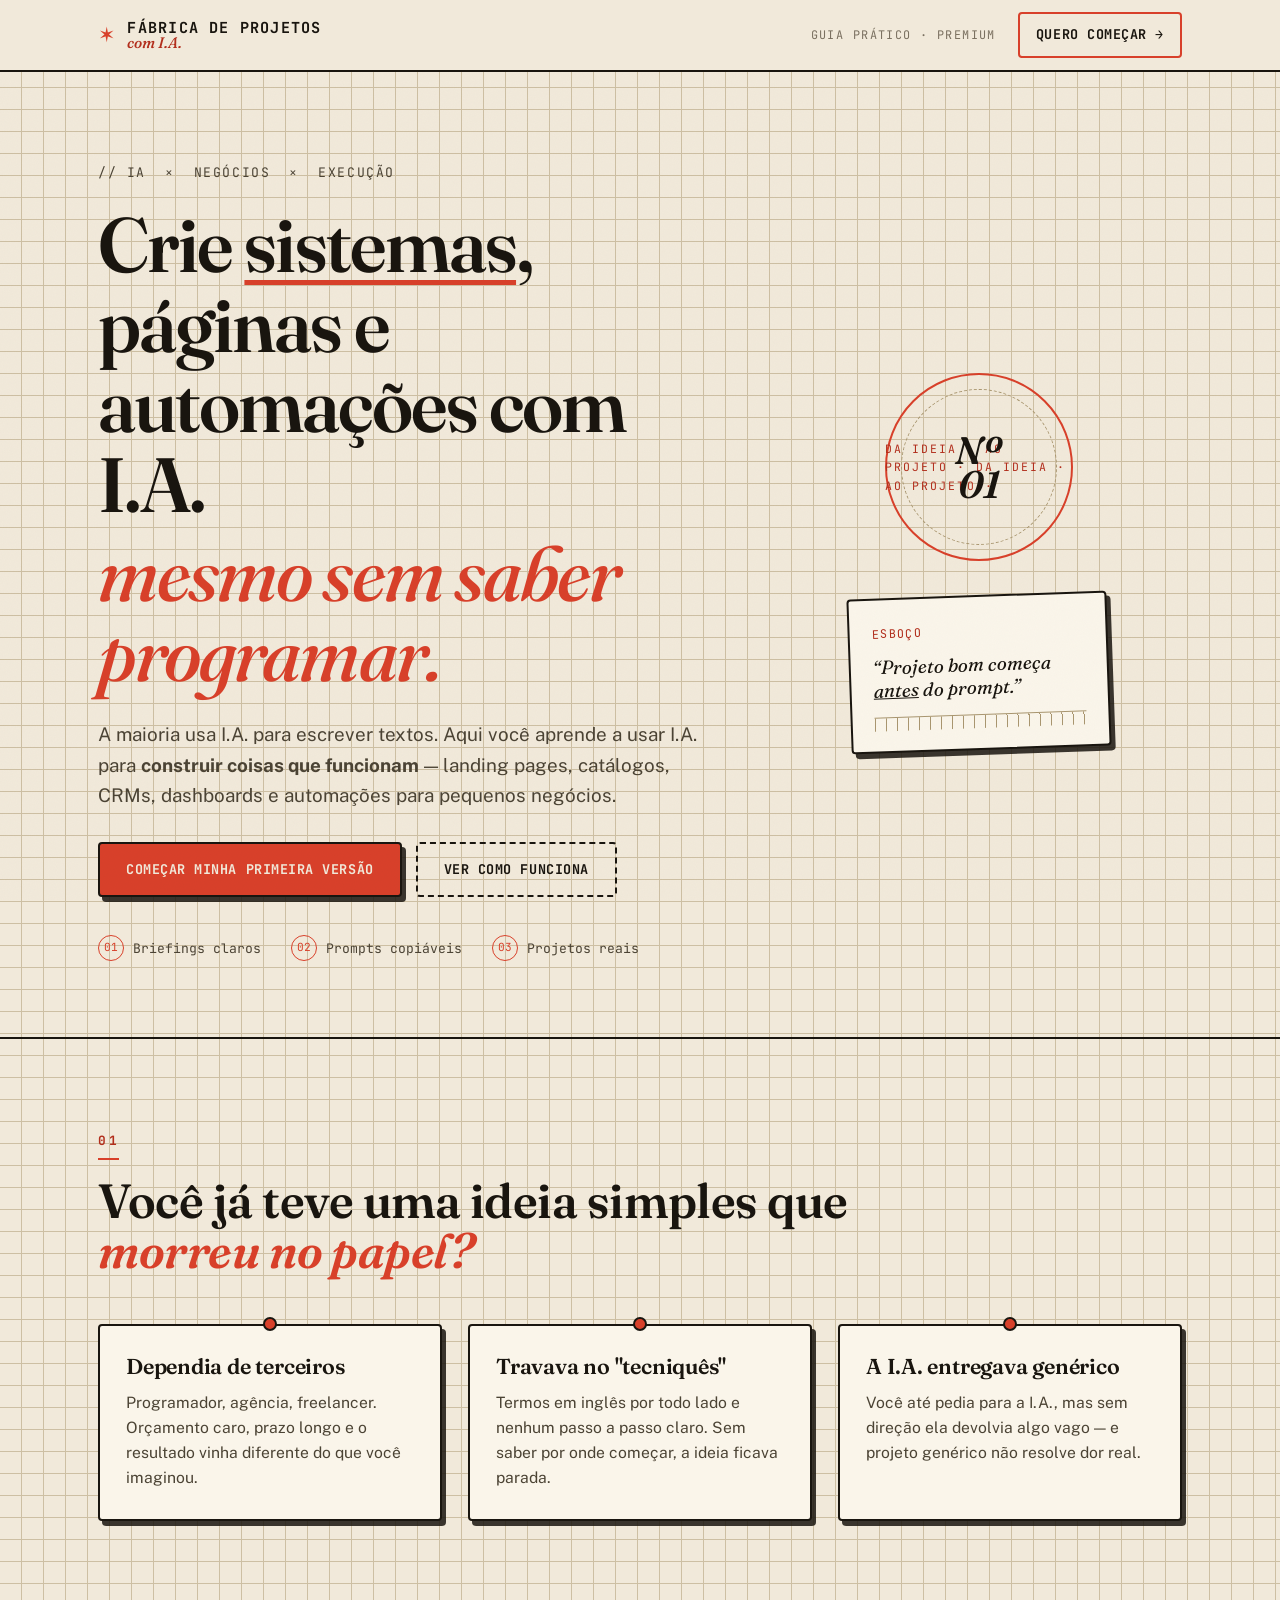
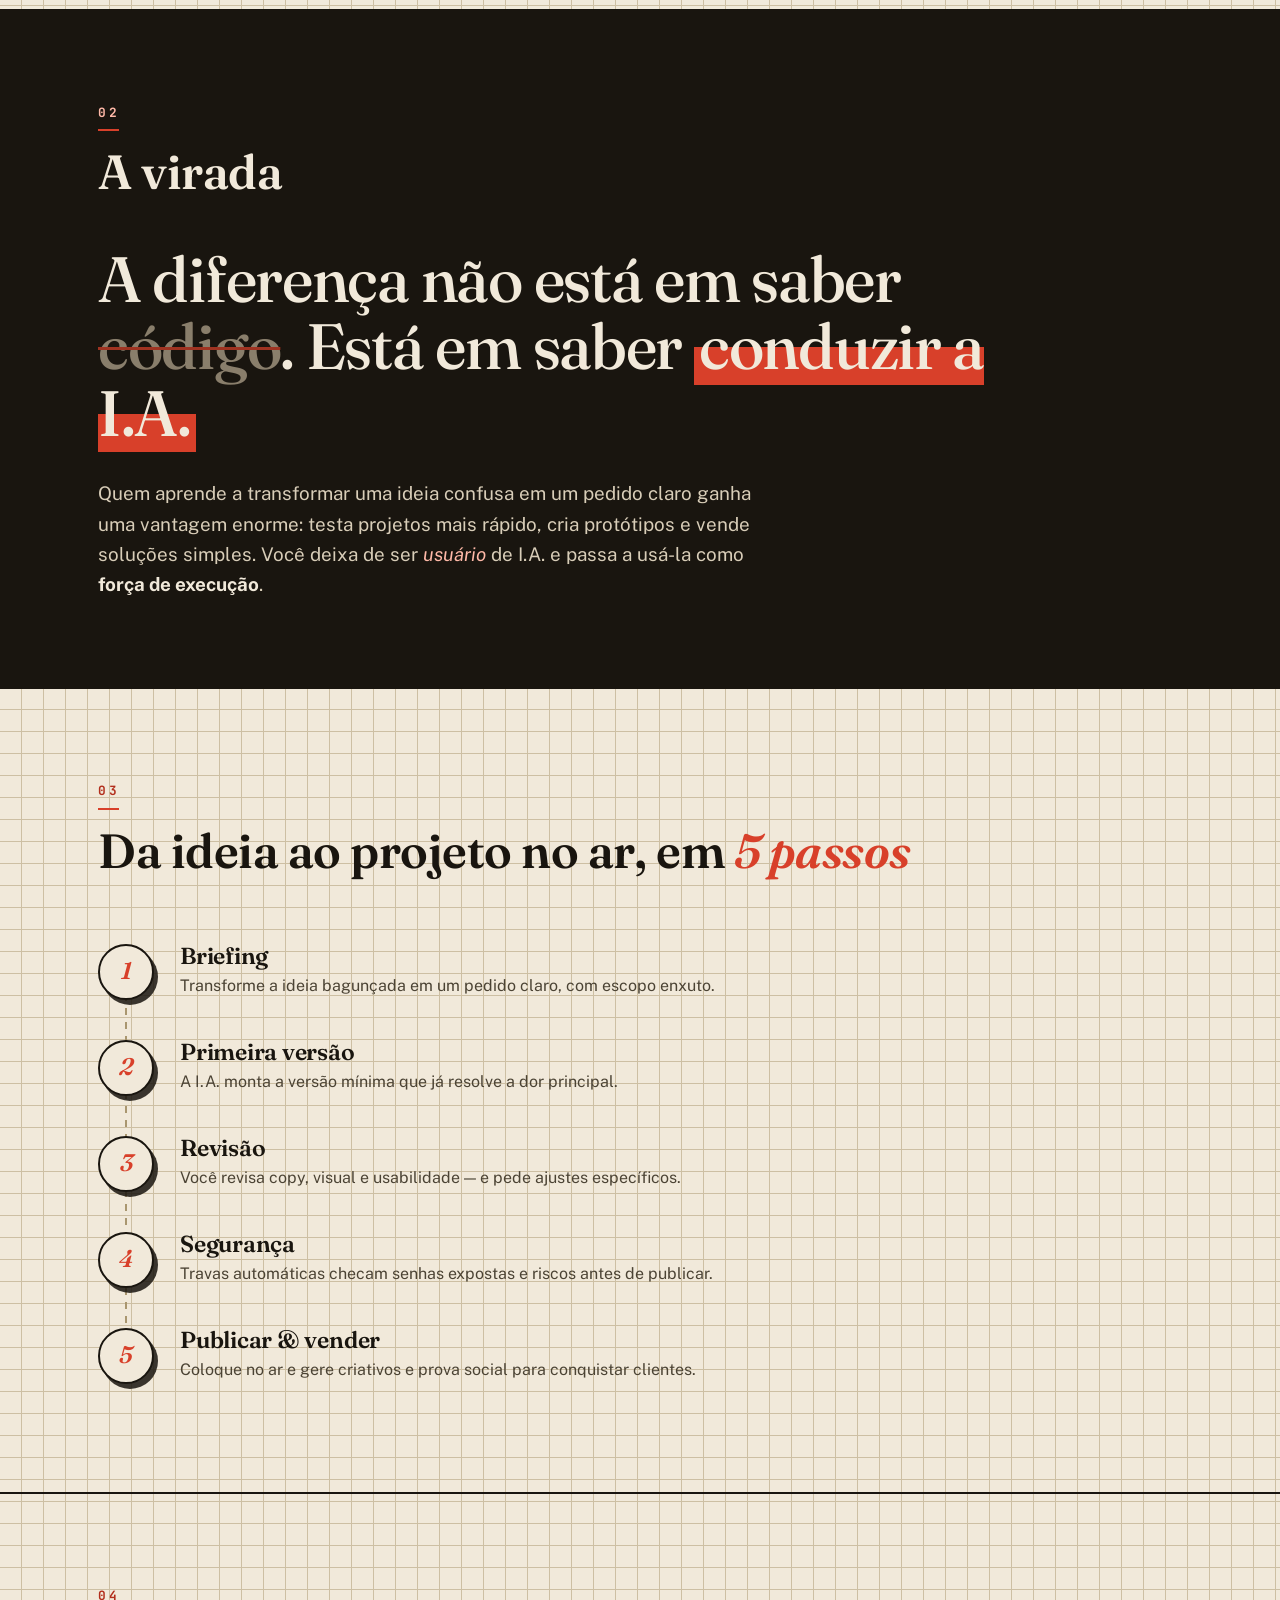
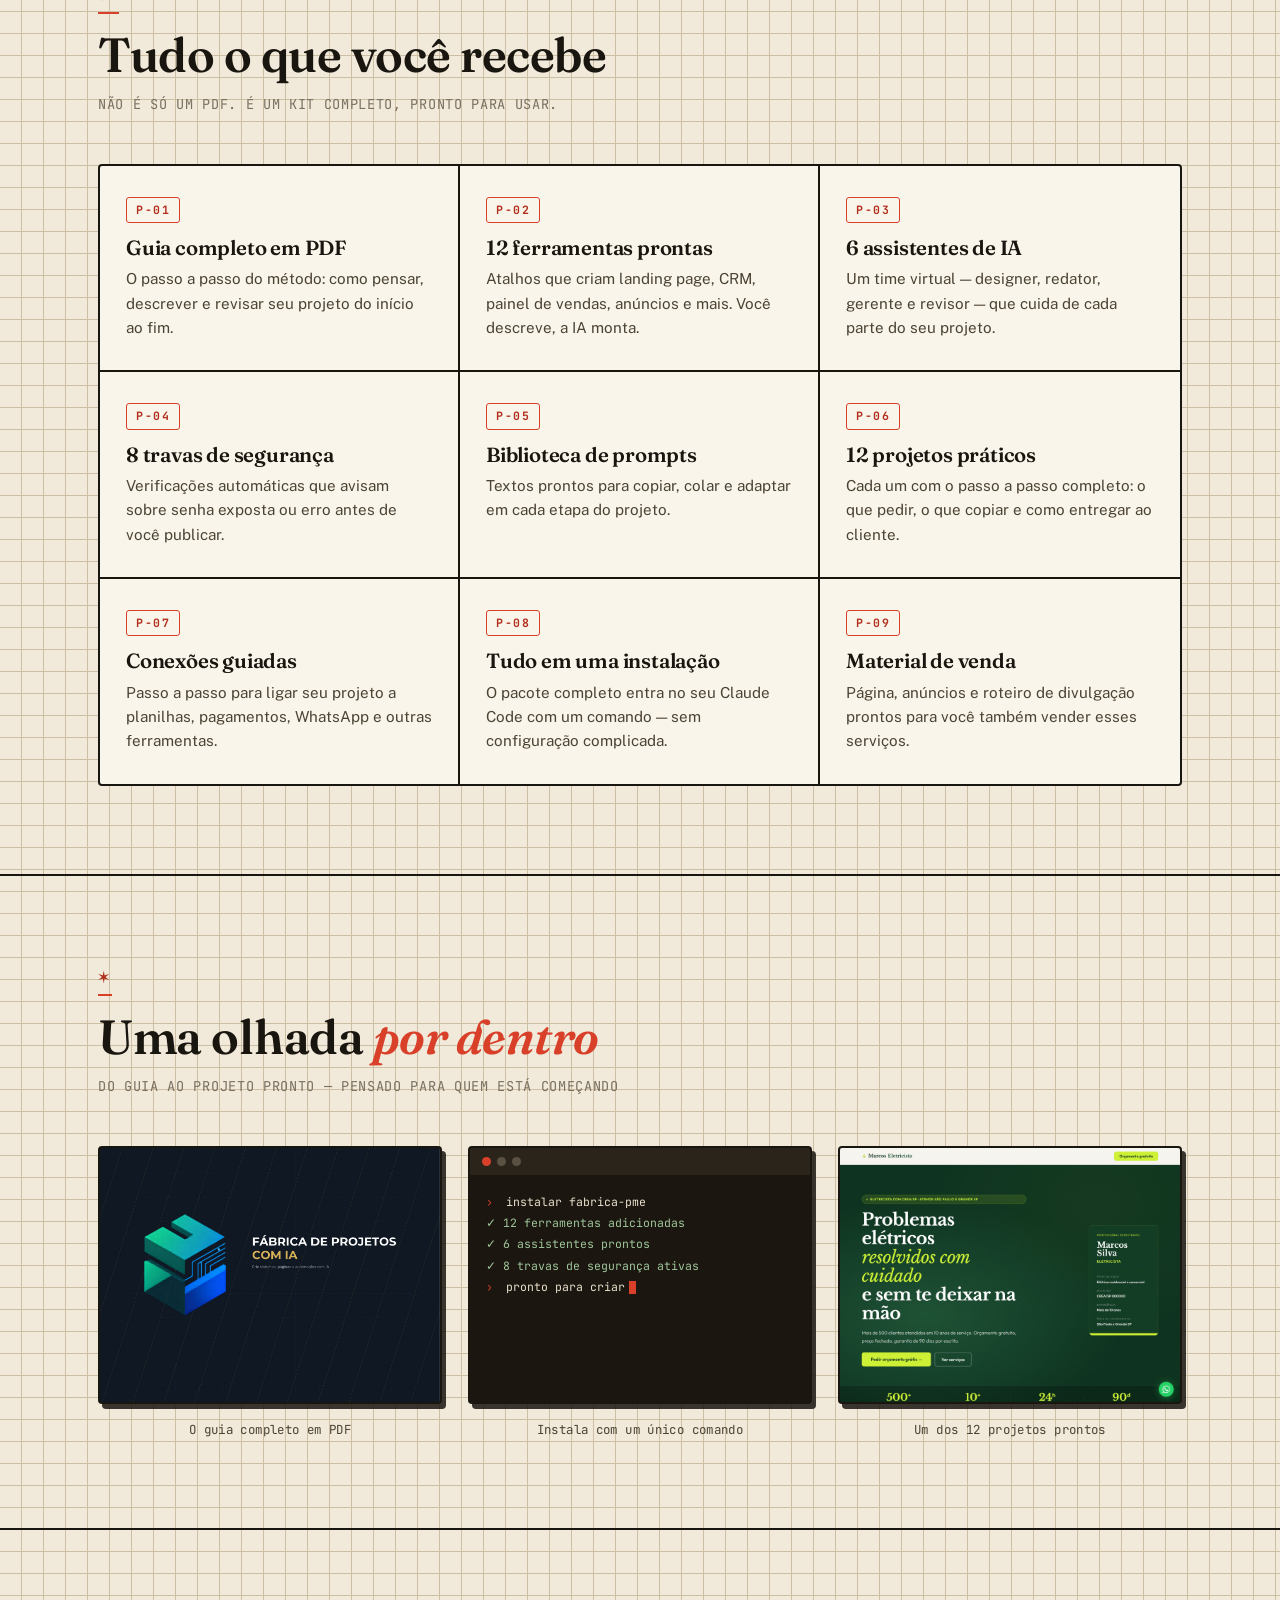
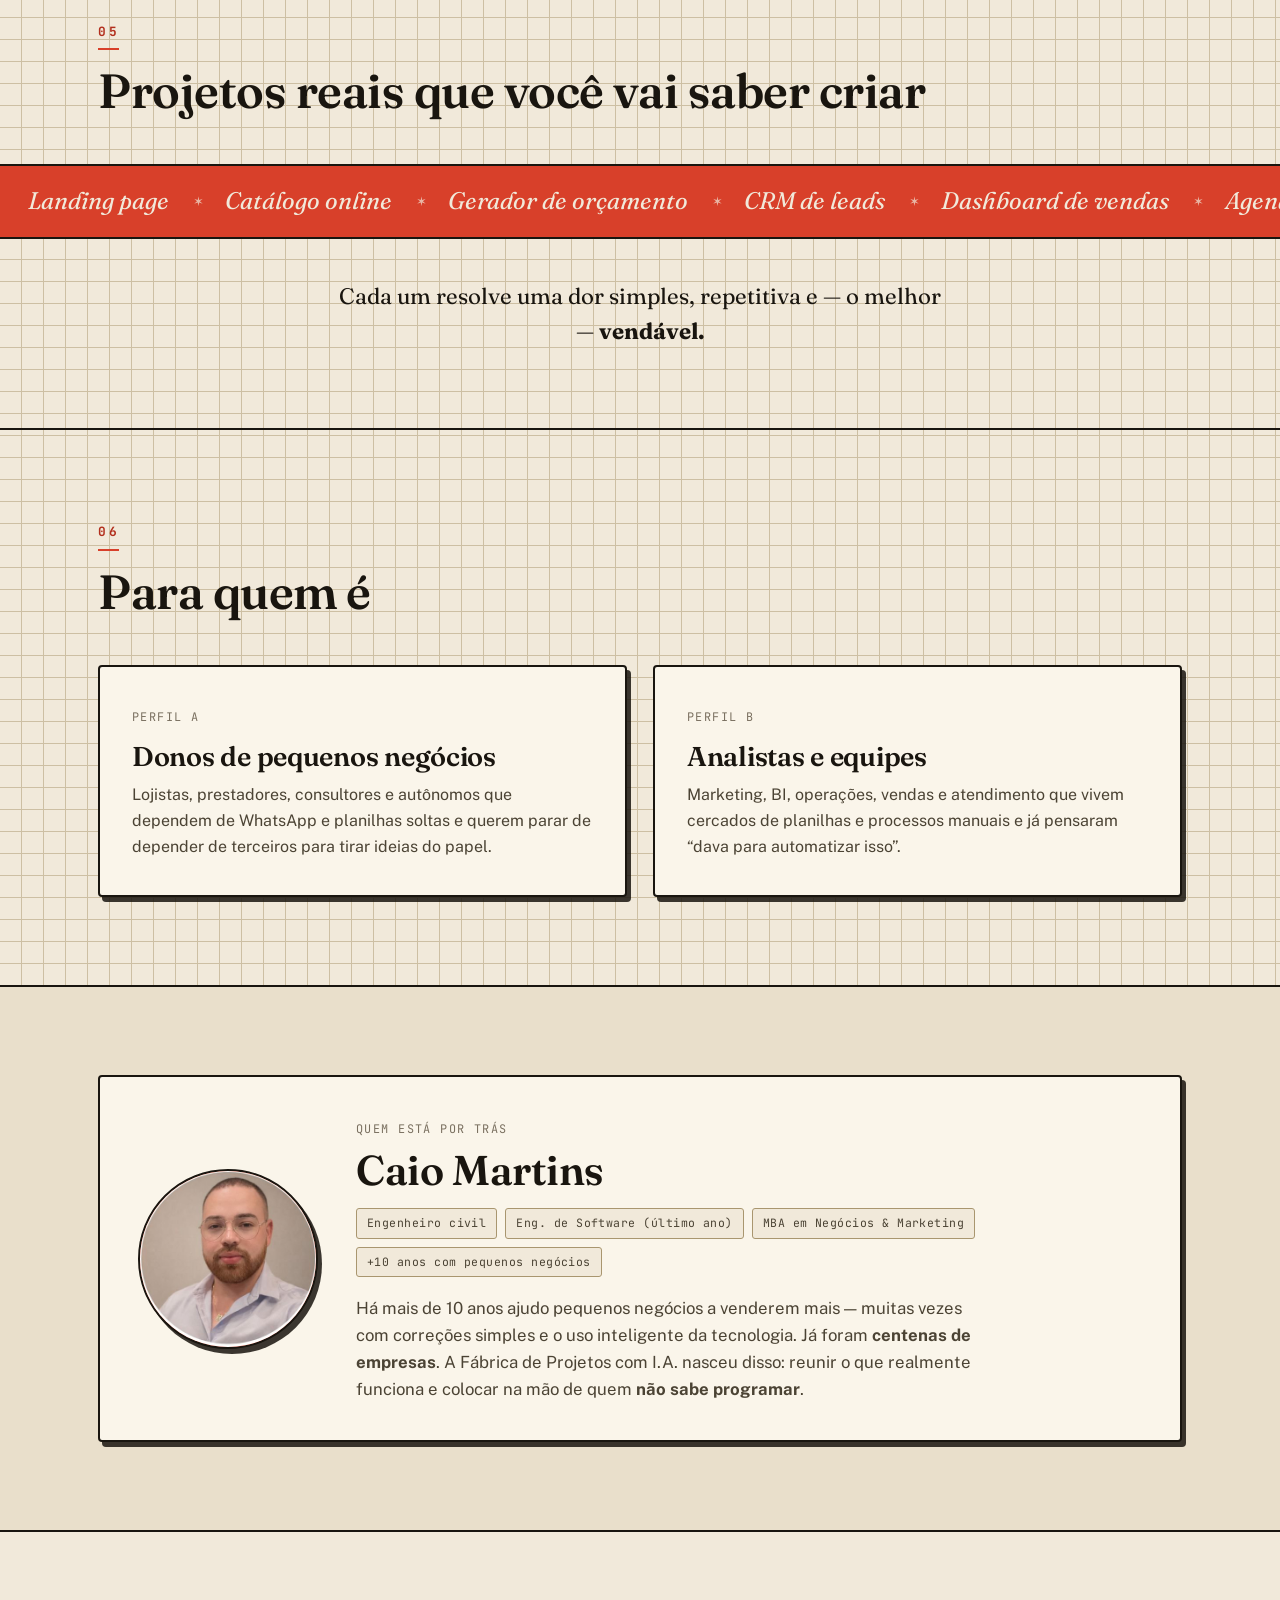
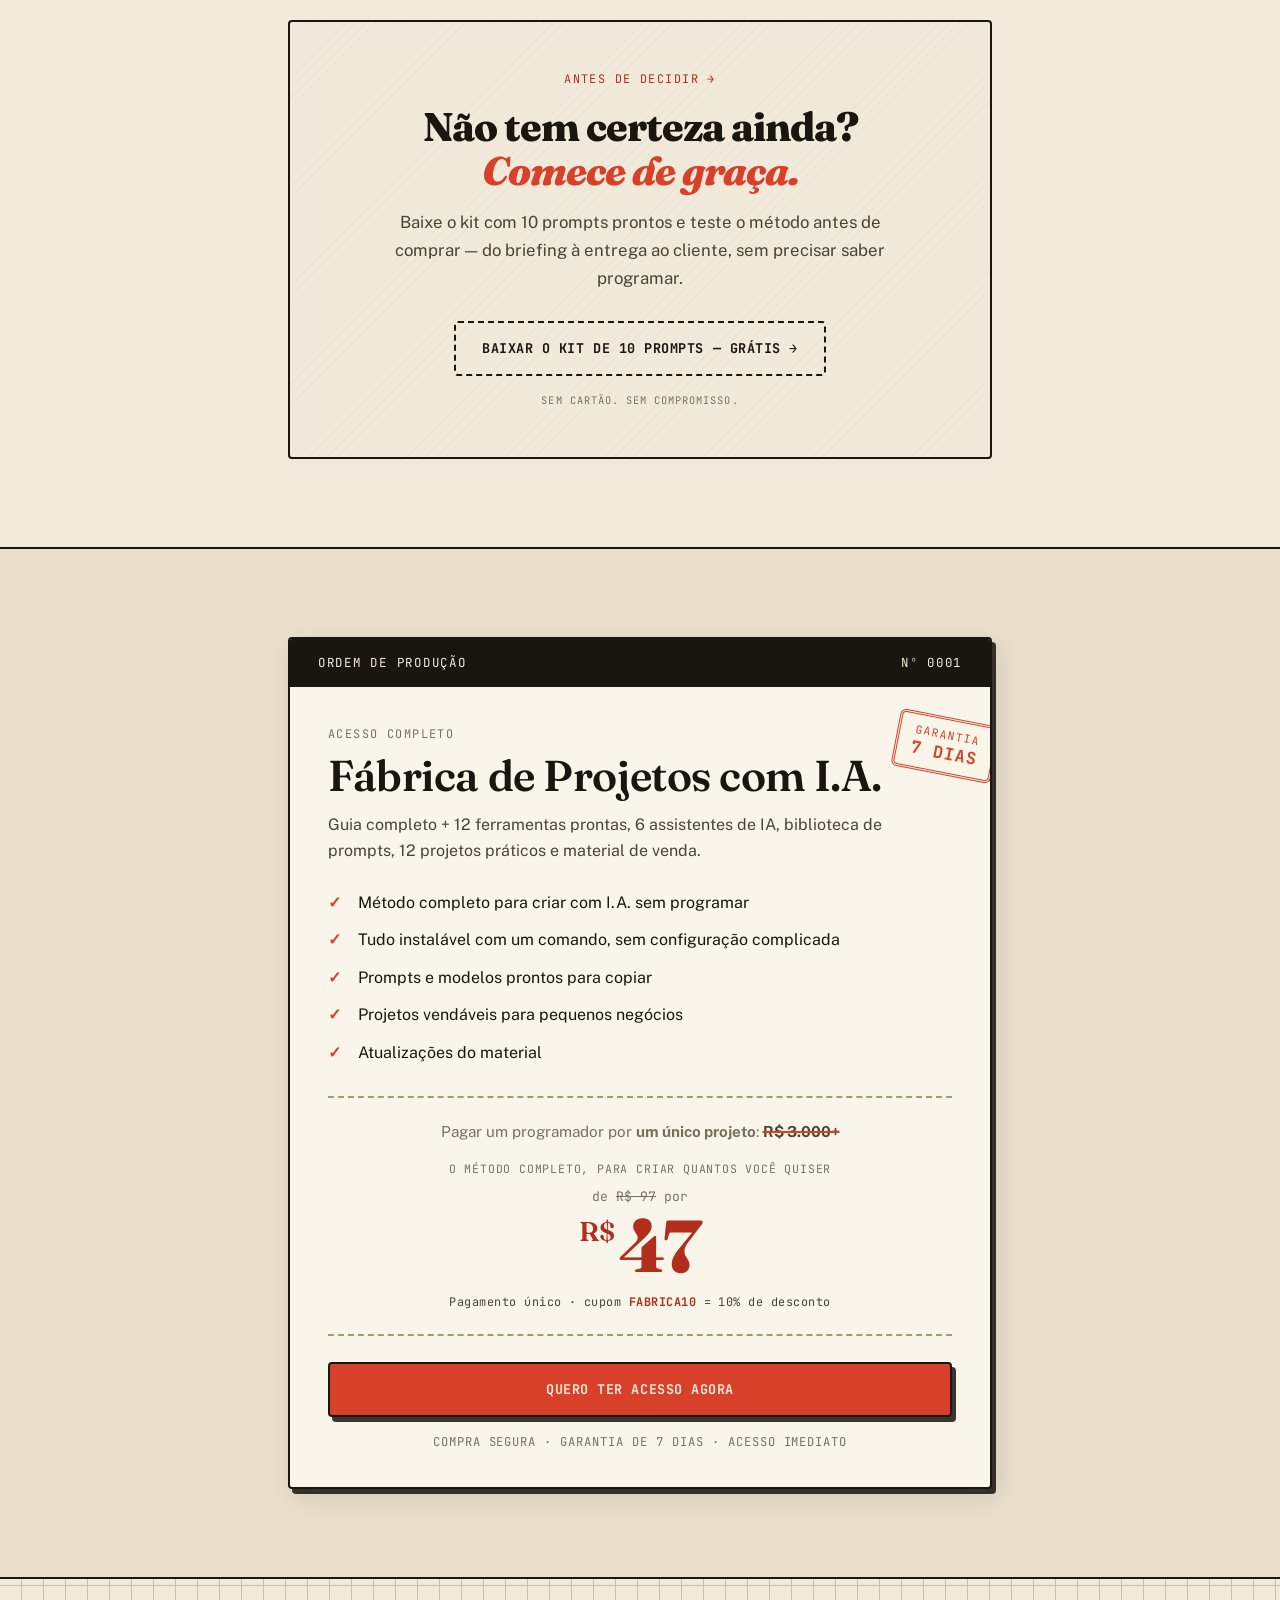
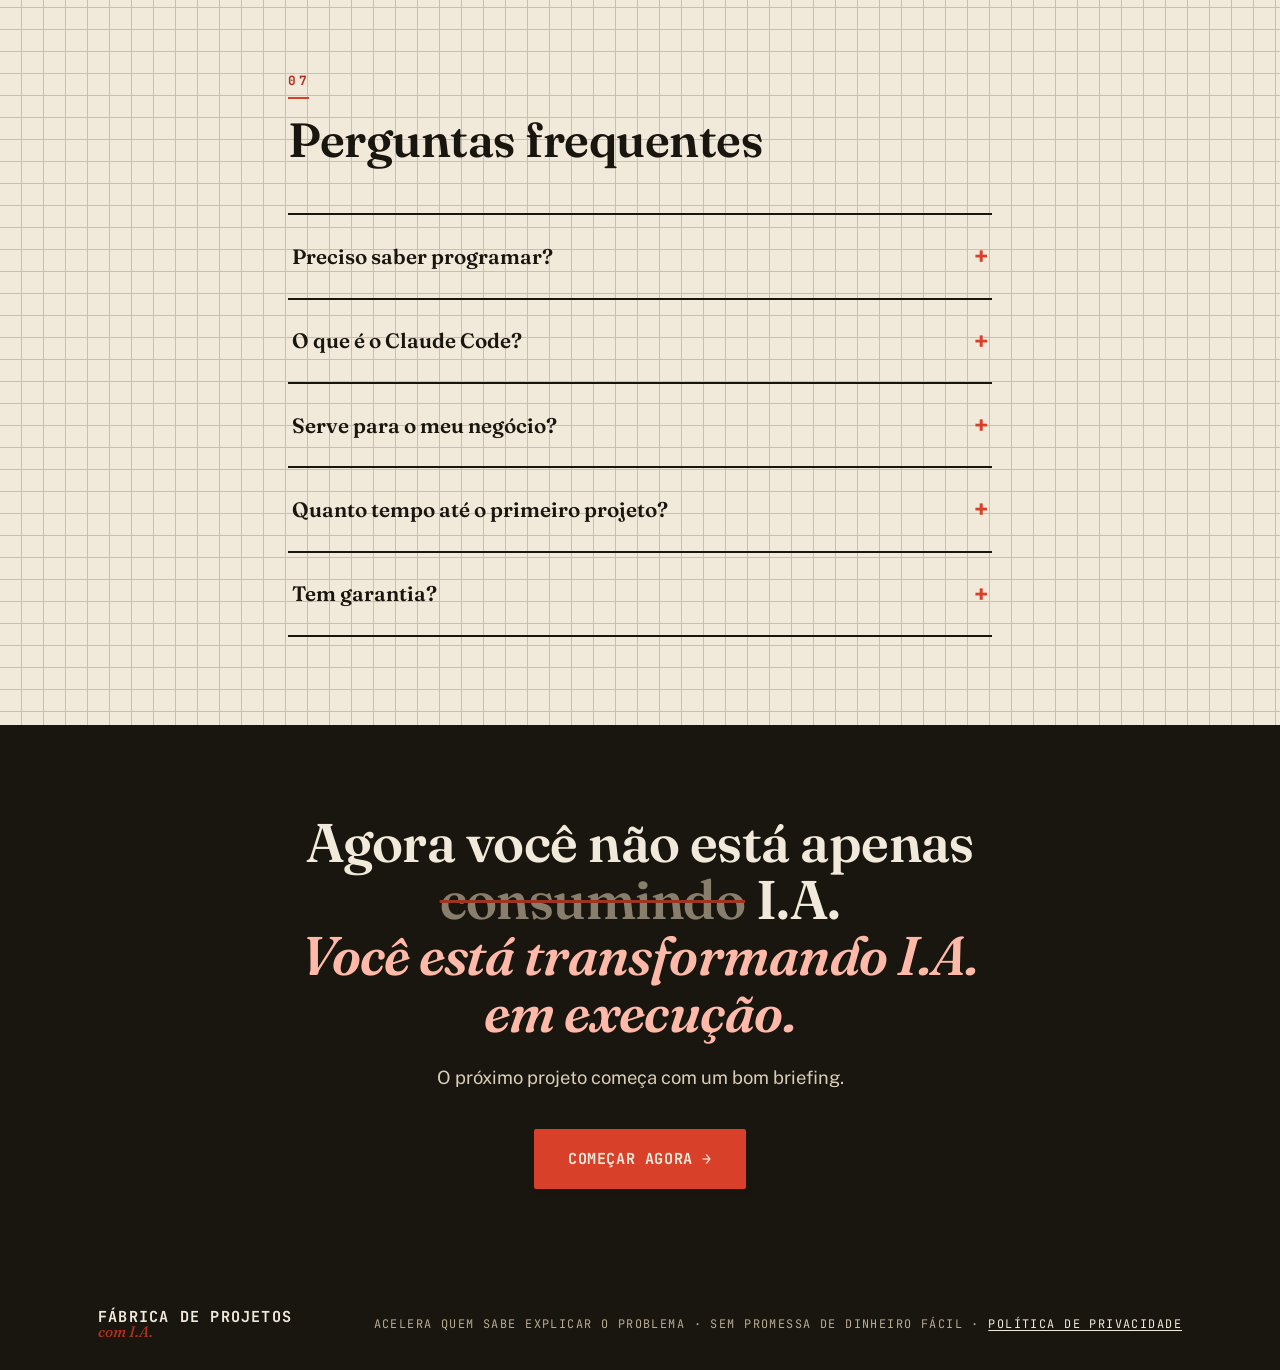
<file: marketing/landing-page/index.html>
<!DOCTYPE html>
<html lang="pt-BR" class="no-js">
<head>
  <meta charset="UTF-8" />
  <meta name="viewport" content="width=device-width, initial-scale=1.0" />
  <title>Fábrica de Projetos com IA — Crie sistemas e páginas sem saber programar</title>
  <meta name="description" content="O método para sair do uso básico da IA e criar projetos reais para pequenos negócios — com briefings, prompts e ferramentas prontas para o Claude Code." />
  <script>document.documentElement.className = "js";</script>
  <link rel="preconnect" href="https://fonts.googleapis.com" />
  <link rel="preconnect" href="https://fonts.gstatic.com" crossorigin />
  <link rel="stylesheet" href="https://fonts.googleapis.com/css2?family=Fraunces:ital,opsz,wght@0,9..144,400..900;1,9..144,400..900&family=Public+Sans:ital,wght@0,400;0,500;0,600;0,700;1,400&family=JetBrains+Mono:wght@400;500;700&display=swap" media="print" onload="this.media='all'" />
  <noscript><link rel="stylesheet" href="https://fonts.googleapis.com/css2?family=Fraunces:ital,opsz,wght@0,9..144,400..900;1,9..144,400..900&family=Public+Sans:ital,wght@0,400;0,500;0,600;0,700;1,400&family=JetBrains+Mono:wght@400;500;700&display=swap" /></noscript>
  <link rel="stylesheet" href="styles.css" />
  <!-- Meta Pixel Code -->
  <script>
  !function(f,b,e,v,n,t,s)
  {if(f.fbq)return;n=f.fbq=function(){n.callMethod?
  n.callMethod.apply(n,arguments):n.queue.push(arguments)};
  if(!f._fbq)f._fbq=n;n.push=n;n.loaded=!0;n.version='2.0';
  n.queue=[];t=b.createElement(e);t.async=!0;
  t.src=v;s=b.getElementsByTagName(e)[0];
  s.parentNode.insertBefore(t,s)}(window, document,'script',
  'https://connect.facebook.net/en_US/fbevents.js');
  fbq('init', '980101421588132');
  fbq('track', 'PageView');
  </script>
  <noscript><img height="1" width="1" style="display:none"
  src="https://www.facebook.com/tr?id=980101421588132&ev=PageView&noscript=1"
  /></noscript>
  <!-- End Meta Pixel Code -->
</head>
<body>
  <div class="grain" aria-hidden="true"></div>

  <!-- HEADER -->
  <header class="site-header">
    <div class="container header-inner">
      <a href="/" class="brand">
        <span class="brand-gear" aria-hidden="true">✶</span>
        <span class="brand-text">FÁBRICA DE PROJETOS<small>com I.A.</small></span>
      </a>
      <nav class="header-meta">
        <span class="mono-tag">Guia Prático · Premium</span>
        <a href="#oferta" class="btn btn-stamp">Quero começar →</a>
      </nav>
    </div>
  </header>

  <!-- HERO -->
  <section class="hero">
    <div class="container">
      <div class="hero-grid">
        <div class="hero-main">
          <p class="kicker reveal">// IA &nbsp;×&nbsp; Negócios &nbsp;×&nbsp; Execução</p>
          <h1 class="reveal d1">
            Crie <span class="ink-underline">sistemas</span>, páginas e
            automações com I.A.
            <em>mesmo sem saber programar.</em>
          </h1>
          <p class="lead reveal d2">
            A maioria usa I.A. para escrever textos. Aqui você aprende a usar I.A. para
            <strong>construir coisas que funcionam</strong> — landing pages, catálogos, CRMs,
            dashboards e automações para pequenos negócios.
          </p>
          <div class="hero-cta reveal d3">
            <a href="#oferta" class="btn btn-solid">Começar minha primeira versão</a>
            <a href="#metodo" class="btn btn-line">Ver como funciona</a>
          </div>
          <ul class="hero-specs reveal d4">
            <li><span>01</span> Briefings claros</li>
            <li><span>02</span> Prompts copiáveis</li>
            <li><span>03</span> Projetos reais</li>
          </ul>
        </div>
        <aside class="hero-aside reveal d3" aria-hidden="true">
          <div class="stamp">
            <span class="stamp-ring">DA IDEIA · AO PROJETO · DA IDEIA · AO PROJETO ·</span>
            <span class="stamp-core">Nº<br>01</span>
          </div>
          <div class="blueprint-note">
            <span class="mono-tag">esboço</span>
            <p>“Projeto bom começa <u>antes</u> do prompt.”</p>
            <div class="ruler"></div>
          </div>
        </aside>
      </div>
    </div>
  </section>

  <!-- 01 — DOR -->
  <section class="section section-dor">
    <div class="container">
      <header class="sec-head reveal">
        <span class="sec-no">01</span>
        <h2>Você já teve uma ideia simples que <em>morreu no papel?</em></h2>
      </header>
      <div class="cards-index">
        <article class="index-card reveal">
          <span class="pin" aria-hidden="true"></span>
          <h3>Dependia de terceiros</h3>
          <p>Programador, agência, freelancer. Orçamento caro, prazo longo e o resultado vinha diferente do que você imaginou.</p>
        </article>
        <article class="index-card reveal d1">
          <span class="pin" aria-hidden="true"></span>
          <h3>Travava no "tecniquês"</h3>
          <p>Termos em inglês por todo lado e nenhum passo a passo claro. Sem saber por onde começar, a ideia ficava parada.</p>
        </article>
        <article class="index-card reveal d2">
          <span class="pin" aria-hidden="true"></span>
          <h3>A I.A. entregava genérico</h3>
          <p>Você até pedia para a I.A., mas sem direção ela devolvia algo vago — e projeto genérico não resolve dor real.</p>
        </article>
      </div>
    </div>
  </section>

  <!-- 02 — A VIRADA -->
  <section class="section section-virada">
    <div class="container">
      <header class="sec-head reveal">
        <span class="sec-no">02</span>
        <h2>A virada</h2>
      </header>
      <blockquote class="pull reveal">
        A diferença não está em saber <span class="strike">código</span>.
        Está em saber <mark>conduzir a I.A.</mark>
      </blockquote>
      <p class="pull-sub reveal d1">
        Quem aprende a transformar uma ideia confusa em um pedido claro ganha uma vantagem
        enorme: testa projetos mais rápido, cria protótipos e vende soluções simples. Você
        deixa de ser <em>usuário</em> de I.A. e passa a usá-la como <strong>força de execução</strong>.
      </p>
    </div>
  </section>

  <!-- 03 — MÉTODO -->
  <section id="metodo" class="section section-metodo">
    <div class="container">
      <header class="sec-head reveal">
        <span class="sec-no">03</span>
        <h2>Da ideia ao projeto no ar, em <em>5 passos</em></h2>
      </header>
      <ol class="assembly">
        <li class="reveal"><span class="node">1</span><div><h3>Briefing</h3><p>Transforme a ideia bagunçada em um pedido claro, com escopo enxuto.</p></div></li>
        <li class="reveal d1"><span class="node">2</span><div><h3>Primeira versão</h3><p>A I.A. monta a versão mínima que já resolve a dor principal.</p></div></li>
        <li class="reveal d2"><span class="node">3</span><div><h3>Revisão</h3><p>Você revisa copy, visual e usabilidade — e pede ajustes específicos.</p></div></li>
        <li class="reveal d3"><span class="node">4</span><div><h3>Segurança</h3><p>Travas automáticas checam senhas expostas e riscos antes de publicar.</p></div></li>
        <li class="reveal d4"><span class="node">5</span><div><h3>Publicar &amp; vender</h3><p>Coloque no ar e gere criativos e prova social para conquistar clientes.</p></div></li>
      </ol>
    </div>
  </section>

  <!-- 04 — ENTREGÁVEIS -->
  <section class="section section-pecas">
    <div class="container">
      <header class="sec-head reveal">
        <span class="sec-no">04</span>
        <h2>Tudo o que você recebe</h2>
        <p class="sec-note">Não é só um PDF. É um kit completo, pronto para usar.</p>
      </header>
      <div class="pecas-grid">
        <article class="peca reveal"><span class="peca-id">P-01</span><h3>Guia completo em PDF</h3><p>O passo a passo do método: como pensar, descrever e revisar seu projeto do início ao fim.</p></article>
        <article class="peca reveal"><span class="peca-id">P-02</span><h3>12 ferramentas prontas</h3><p>Atalhos que criam landing page, CRM, painel de vendas, anúncios e mais. Você descreve, a IA monta.</p></article>
        <article class="peca reveal"><span class="peca-id">P-03</span><h3>6 assistentes de IA</h3><p>Um time virtual — designer, redator, gerente e revisor — que cuida de cada parte do seu projeto.</p></article>
        <article class="peca reveal"><span class="peca-id">P-04</span><h3>8 travas de segurança</h3><p>Verificações automáticas que avisam sobre senha exposta ou erro antes de você publicar.</p></article>
        <article class="peca reveal"><span class="peca-id">P-05</span><h3>Biblioteca de prompts</h3><p>Textos prontos para copiar, colar e adaptar em cada etapa do projeto.</p></article>
        <article class="peca reveal"><span class="peca-id">P-06</span><h3>12 projetos práticos</h3><p>Cada um com o passo a passo completo: o que pedir, o que copiar e como entregar ao cliente.</p></article>
        <article class="peca reveal"><span class="peca-id">P-07</span><h3>Conexões guiadas</h3><p>Passo a passo para ligar seu projeto a planilhas, pagamentos, WhatsApp e outras ferramentas.</p></article>
        <article class="peca reveal"><span class="peca-id">P-08</span><h3>Tudo em uma instalação</h3><p>O pacote completo entra no seu Claude Code com um comando — sem configuração complicada.</p></article>
        <article class="peca reveal"><span class="peca-id">P-09</span><h3>Material de venda</h3><p>Página, anúncios e roteiro de divulgação prontos para você também vender esses serviços.</p></article>
      </div>
    </div>
  </section>

  <!-- 04B — VEJA POR DENTRO -->
  <section class="section section-dentro">
    <div class="container">
      <header class="sec-head reveal">
        <span class="sec-no">✶</span>
        <h2>Uma olhada <em>por dentro</em></h2>
        <p class="sec-note">Do guia ao projeto pronto — pensado para quem está começando</p>
      </header>
      <div class="dentro-grid">

        <figure class="dentro-item reveal">
          <div class="mk mk-foto mk-capa">
            <img src="assets/capa-guia.jpg" alt="Capa do guia Fábrica de Projetos com IA" loading="lazy">
          </div>
          <figcaption>O guia completo em PDF</figcaption>
        </figure>

        <figure class="dentro-item reveal d1">
          <div class="mk mk-term" aria-hidden="true">
            <div class="mk-term-bar"><span></span><span></span><span></span></div>
            <div class="mk-term-body">
              <p><span class="pr">›</span> instalar fabrica-pme</p>
              <p class="ok">✓ 12 ferramentas adicionadas</p>
              <p class="ok">✓ 6 assistentes prontos</p>
              <p class="ok">✓ 8 travas de segurança ativas</p>
              <p class="cur"><span class="pr">›</span> pronto para criar<span class="cursor"></span></p>
            </div>
          </div>
          <figcaption>Instala com um único comando</figcaption>
        </figure>

        <figure class="dentro-item reveal d2">
          <div class="mk mk-foto mk-print">
            <img src="assets/projeto-eletricista.jpg" alt="Landing page de prestador de serviço criada com o método" loading="lazy">
          </div>
          <figcaption>Um dos 12 projetos prontos</figcaption>
        </figure>

      </div>
    </div>
  </section>

  <!-- 05 — PROJETOS (marquee) -->
  <section class="section section-projetos">
    <div class="container">
      <header class="sec-head reveal">
        <span class="sec-no">05</span>
        <h2>Projetos reais que você vai saber criar</h2>
      </header>
    </div>
    <div class="marquee" aria-hidden="true">
      <div class="marquee-track">
        <span>Landing page</span><span>Catálogo online</span><span>Gerador de orçamento</span><span>CRM de leads</span><span>Dashboard de vendas</span><span>Agendamento</span><span>Controle de estoque</span><span>Gerador de propostas</span><span>Cobrança recorrente</span><span>Página de captura</span><span>Pós-venda &amp; NPS</span><span>Cardápio digital</span>
        <span>Landing page</span><span>Catálogo online</span><span>Gerador de orçamento</span><span>CRM de leads</span><span>Dashboard de vendas</span><span>Agendamento</span><span>Controle de estoque</span><span>Gerador de propostas</span><span>Cobrança recorrente</span><span>Página de captura</span><span>Pós-venda &amp; NPS</span><span>Cardápio digital</span>
      </div>
    </div>
    <div class="container">
      <p class="projetos-note reveal">Cada um resolve uma dor simples, repetitiva e — o melhor — <strong>vendável.</strong></p>
    </div>
  </section>

  <!-- 06 — PARA QUEM -->
  <section class="section section-quem">
    <div class="container">
      <header class="sec-head reveal">
        <span class="sec-no">06</span>
        <h2>Para quem é</h2>
      </header>
      <div class="quem-grid">
        <article class="quem-panel reveal">
          <span class="mono-tag">perfil A</span>
          <h3>Donos de pequenos negócios</h3>
          <p>Lojistas, prestadores, consultores e autônomos que dependem de WhatsApp e planilhas soltas e querem parar de depender de terceiros para tirar ideias do papel.</p>
        </article>
        <article class="quem-panel reveal d1">
          <span class="mono-tag">perfil B</span>
          <h3>Analistas e equipes</h3>
          <p>Marketing, BI, operações, vendas e atendimento que vivem cercados de planilhas e processos manuais e já pensaram “dava para automatizar isso”.</p>
        </article>
      </div>
    </div>
  </section>

  <!-- AUTORIDADE — quem está por trás -->
  <section class="section section-autor">
    <div class="container">
      <div class="autor-card reveal">
        <div class="autor-foto">
          <img src="assets/caio-martins.jpg" alt="Caio Martins, autor do método" loading="lazy">
        </div>
        <div class="autor-info">
          <span class="mono-tag">Quem está por trás</span>
          <h2>Caio Martins</h2>
          <ul class="autor-creds">
            <li>Engenheiro civil</li>
            <li>Eng. de Software (último ano)</li>
            <li>MBA em Negócios &amp; Marketing</li>
            <li>+10 anos com pequenos negócios</li>
          </ul>
          <p class="autor-bio">
            Há mais de 10 anos ajudo pequenos negócios a venderem mais — muitas vezes
            com correções simples e o uso inteligente da tecnologia. Já foram
            <strong>centenas de empresas</strong>. A Fábrica de Projetos com I.A. nasceu
            disso: reunir o que realmente funciona e colocar na mão de quem
            <strong>não sabe programar</strong>.
          </p>
        </div>
      </div>
    </div>
  </section>

  <!-- ISCA — Kit 10 prompts gratuito -->
  <section class="section section-isca">
    <div class="container narrow">
      <div class="isca-box reveal">
        <p class="mono-tag">Antes de decidir →</p>
        <h2>Não tem certeza ainda?<br><em>Comece de graça.</em></h2>
        <p class="isca-desc">Baixe o kit com 10 prompts prontos e teste o método antes de comprar — do briefing à entrega ao cliente, sem precisar saber programar.</p>
        <a href="/kit" class="btn btn-line">Baixar o Kit de 10 Prompts — grátis →</a>
        <p class="isca-note">Sem cartão. Sem compromisso.</p>
      </div>
    </div>
  </section>

  <!-- OFERTA — Ordem de produção -->
  <section id="oferta" class="section section-oferta">
    <div class="container narrow">
      <div class="workorder reveal">
        <div class="wo-head">
          <span>ORDEM DE PRODUÇÃO</span>
          <span>Nº 0001</span>
        </div>
        <div class="wo-body">
          <p class="mono-tag">acesso completo</p>
          <h2>Fábrica de Projetos com I.A.</h2>
          <p class="wo-desc">Guia completo + 12 ferramentas prontas, 6 assistentes de IA, biblioteca de prompts, 12 projetos práticos e material de venda.</p>
          <ul class="wo-list">
            <li>Método completo para criar com I.A. sem programar</li>
            <li>Tudo instalável com um comando, sem configuração complicada</li>
            <li>Prompts e modelos prontos para copiar</li>
            <li>Projetos vendáveis para pequenos negócios</li>
            <li>Atualizações do material</li>
          </ul>

          <div class="wo-price">
            <p class="wo-price-compare">
              Pagar um programador por <strong>um único projeto</strong>:
              <span class="strike">R$&nbsp;3.000+</span>
            </p>
            <div class="wo-price-now">
              <span class="wo-price-label">O método completo, para criar quantos você quiser</span>
              <p class="wo-price-de">de <s>R$&nbsp;97</s> por</p>
              <p class="wo-price-tag"><span class="cur">R$</span><span class="num">47</span></p>
              <span class="wo-price-parc">Pagamento único · cupom <strong>FABRICA10</strong> = 10% de desconto</span>
            </div>
          </div>

          <a href="https://pay.kiwify.com.br/PPE0G02" class="btn btn-solid btn-block">Quero ter acesso agora</a>
          <p class="wo-guarantee">Compra segura · Garantia de 7 dias · Acesso imediato</p>
        </div>
        <div class="wo-stamp">Garantia<br><b>7 dias</b></div>
      </div>
    </div>
  </section>

  <!-- FAQ -->
  <section class="section section-faq">
    <div class="container narrow">
      <header class="sec-head reveal"><span class="sec-no">07</span><h2>Perguntas frequentes</h2></header>
      <details class="reveal"><summary>Preciso saber programar?</summary><p>Não. O material foi feito para quem <strong>não quer virar programador</strong>. Você aprende a conduzir a I.A. com clareza — ela escreve o código.</p></details>
      <details class="reveal"><summary>O que é o Claude Code?</summary><p>É uma I.A. que trabalha dentro do seu projeto: cria arquivos, monta telas e revisa o que entrega. O guia ensina a instalar e usar do zero, passo a passo.</p></details>
      <details class="reveal"><summary>Serve para o meu negócio?</summary><p>Se você tem uma loja, presta serviço, atende por WhatsApp ou trabalha com planilhas, sim. São 12 projetos pensados para pequenos negócios.</p></details>
      <details class="reveal"><summary>Quanto tempo até o primeiro projeto?</summary><p>Com os prompts e modelos prontos, dá para colocar a primeira versão útil de pé no mesmo dia.</p></details>
      <details class="reveal"><summary>Tem garantia?</summary><p>Sim. Você tem 7 dias para testar. Se não for para você, devolvemos o valor.</p></details>
    </div>
  </section>

  <!-- CTA FINAL -->
  <section class="section section-final">
    <div class="container narrow">
      <h2 class="final-title reveal">Agora você não está apenas <span class="strike">consumindo</span> I.A.<br><em>Você está transformando I.A. em execução.</em></h2>
      <p class="reveal d1">O próximo projeto começa com um bom briefing.</p>
      <a href="https://pay.kiwify.com.br/PPE0G02" class="btn btn-solid btn-lg reveal d2">Começar agora →</a>
    </div>
  </section>

  <footer class="site-footer">
    <div class="container footer-inner">
      <span class="brand-text small">FÁBRICA DE PROJETOS <small>com I.A.</small></span>
      <p class="mono-tag">Acelera quem sabe explicar o problema · Sem promessa de dinheiro fácil · <a href="/politica-privacidade.html">Política de privacidade</a></p>
    </div>
  </footer>

  <script>
    // Revelação progressiva no scroll (com respeito a prefers-reduced-motion).
    (function () {
      var reduce = window.matchMedia("(prefers-reduced-motion: reduce)").matches;
      var els = document.querySelectorAll(".reveal");
      if (reduce || !("IntersectionObserver" in window)) {
        els.forEach(function (e) { e.classList.add("in"); });
        return;
      }
      var io = new IntersectionObserver(function (entries) {
        entries.forEach(function (en) {
          if (en.isIntersecting) { en.target.classList.add("in"); io.unobserve(en.target); }
        });
      }, { threshold: 0.12, rootMargin: "0px 0px -8% 0px" });
      els.forEach(function (e) { io.observe(e); });
    })();
  </script>
</body>
</html>
</file>
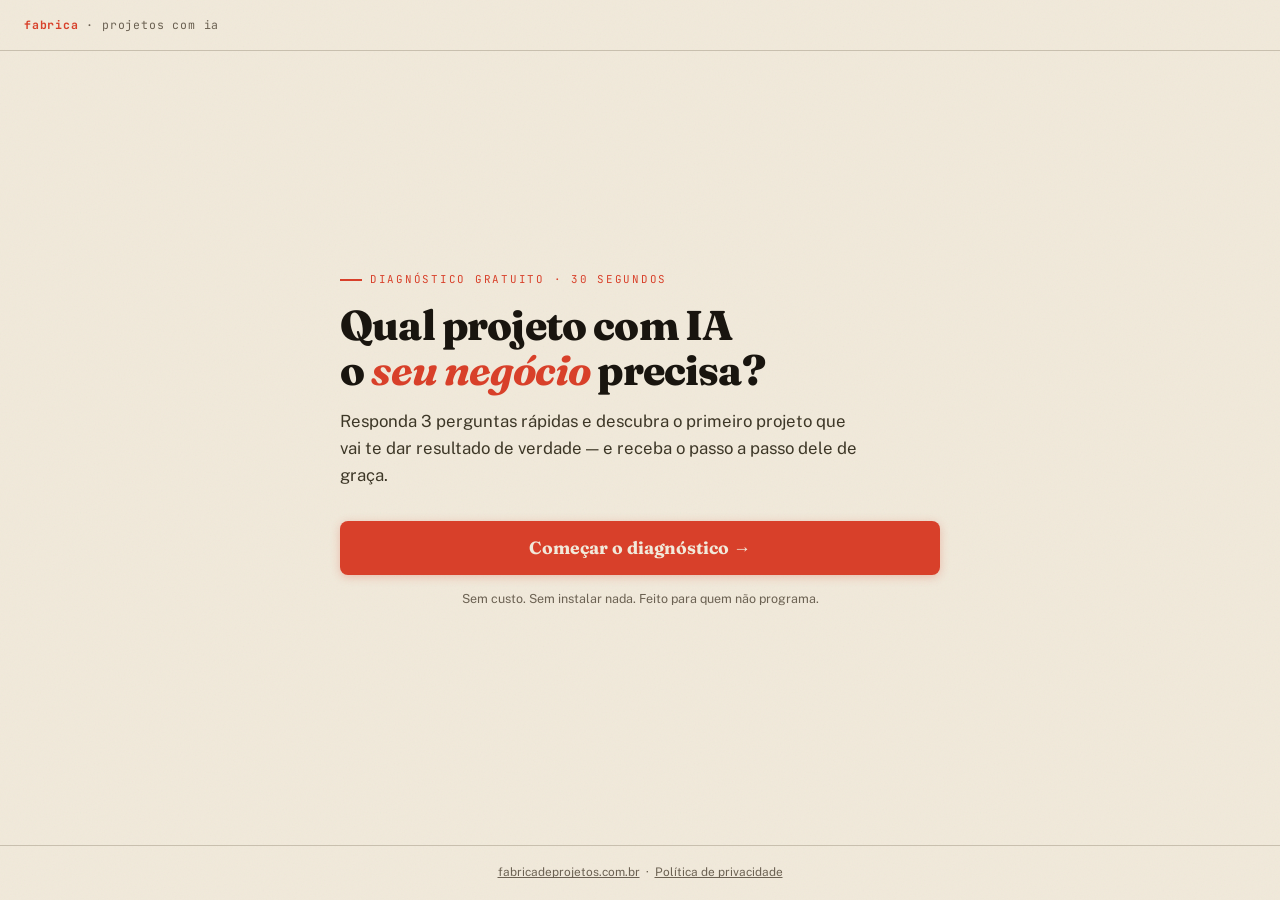
<file: marketing/landing-page/diagnostico/index.html>
<!DOCTYPE html>
<html lang="pt-BR">
<head>
  <meta charset="UTF-8">
  <meta name="viewport" content="width=device-width, initial-scale=1.0">
  <title>Que projeto com IA seu negócio precisa? — Fábrica de Projetos com IA</title>
  <meta name="description" content="Responda 3 perguntas e descubra o primeiro projeto com IA que vai dar resultado no seu negócio — com o passo a passo grátis.">

  <!-- Meta Pixel Code -->
  <script>
  !function(f,b,e,v,n,t,s)
  {if(f.fbq)return;n=f.fbq=function(){n.callMethod?
  n.callMethod.apply(n,arguments):n.queue.push(arguments)};
  if(!f._fbq)f._fbq=n;n.push=n;n.loaded=!0;n.version='2.0';
  n.queue=[];t=b.createElement(e);t.async=!0;
  t.src=v;s=b.getElementsByTagName(e)[0];
  s.parentNode.insertBefore(t,s)}(window, document,'script',
  'https://connect.facebook.net/en_US/fbevents.js');
  fbq('init', '980101421588132');
  fbq('track', 'PageView');
  </script>
  <noscript><img height="1" width="1" style="display:none"
  src="https://www.facebook.com/tr?id=980101421588132&ev=PageView&noscript=1"/></noscript>
  <!-- End Meta Pixel Code -->

  <link rel="preconnect" href="https://fonts.googleapis.com">
  <link rel="preconnect" href="https://fonts.gstatic.com" crossorigin>
  <link rel="stylesheet"
        href="https://fonts.googleapis.com/css2?family=Fraunces:ital,opsz,wght@0,9..144,400;0,9..144,700;0,9..144,800;1,9..144,400;1,9..144,700&family=Public+Sans:wght@400;500;600;700&family=JetBrains+Mono:wght@400;600&display=swap">

  <style>
    :root{
      --paper:#f1e9da; --paper-2:#e7dcc8; --card:#faf5ea; --ink:#19150f;
      --ink-2:#3d3727; --ink-m:#6b6152; --accent:#d8402a; --accent-d:#b8321e;
      --border:#c8bfae; --ok:#4f7a3a;
      --ff-d:'Fraunces',Georgia,serif; --ff-b:'Public Sans',system-ui,sans-serif; --ff-m:'JetBrains Mono',monospace;
      --r:8px;
    }
    *,*::before,*::after{box-sizing:border-box;margin:0;padding:0}
    html{font-size:16px}
    body{
      font-family:var(--ff-b); background:var(--paper); color:var(--ink);
      min-height:100vh; display:flex; flex-direction:column; line-height:1.6;
      background-image:url("data:image/svg+xml,%3Csvg xmlns='http://www.w3.org/2000/svg' width='300' height='300'%3E%3Cfilter id='n'%3E%3CfeTurbulence type='fractalNoise' baseFrequency='.65' numOctaves='3' stitchTiles='stitch'/%3E%3C/filter%3E%3Crect width='300' height='300' filter='url(%23n)' opacity='.045'/%3E%3C/svg%3E");
    }
    .topo{padding:1rem 1.5rem;border-bottom:1px solid var(--border);display:flex;align-items:center;gap:.5rem}
    .topo__marca{font-family:var(--ff-m);font-size:.72rem;letter-spacing:.07em;color:var(--ink-m);text-decoration:none}
    .topo__marca b{color:var(--accent)}

    main{flex:1;display:flex;flex-direction:column;align-items:center;justify-content:center;padding:1.5rem 1.25rem 2.5rem;width:100%;max-width:640px;margin:0 auto}

    /* Barra de progresso */
    .progresso{width:100%;height:6px;background:var(--paper-2);border:1px solid var(--border);border-radius:99px;overflow:hidden;margin-bottom:2rem;display:none}
    .progresso.on{display:block}
    .progresso__fill{height:100%;width:0;background:var(--accent);border-radius:99px;transition:width .4s cubic-bezier(.2,.7,.2,1)}

    .tela{width:100%;display:none;animation:surge .4s ease both}
    .tela.on{display:block}
    @keyframes surge{from{opacity:0;transform:translateY(14px)}to{opacity:1;transform:none}}

    .kicker{font-family:var(--ff-m);font-size:.68rem;letter-spacing:.16em;text-transform:uppercase;color:var(--accent);margin-bottom:.9rem;display:flex;align-items:center;gap:.5rem}
    .kicker::before{content:'';width:22px;height:2px;background:var(--accent)}

    h1{font-family:var(--ff-d);font-size:clamp(1.85rem,6vw,2.6rem);font-weight:800;line-height:1.08;letter-spacing:-.02em;margin-bottom:1rem}
    h1 em{font-style:italic;color:var(--accent);font-weight:700}
    .sub{font-size:1.05rem;color:var(--ink-2);margin-bottom:2rem;max-width:520px}

    .pergunta{font-family:var(--ff-d);font-size:clamp(1.5rem,5vw,2rem);font-weight:700;line-height:1.12;margin-bottom:1.5rem;letter-spacing:-.01em}
    .passo-label{font-family:var(--ff-m);font-size:.7rem;letter-spacing:.12em;text-transform:uppercase;color:var(--ink-m);margin-bottom:.6rem}

    /* Opções (cards clicáveis) */
    .opcoes{display:flex;flex-direction:column;gap:.7rem}
    .opcao{
      display:flex;align-items:center;gap:.85rem;width:100%;text-align:left;
      background:var(--card);border:2px solid var(--border);border-radius:var(--r);
      padding:1.05rem 1.1rem;font-family:var(--ff-b);font-size:1.02rem;font-weight:500;color:var(--ink);
      cursor:pointer;transition:border-color .15s,background .15s,transform .1s;
    }
    .opcao:hover{border-color:var(--accent);background:#fff}
    .opcao:active{transform:scale(.99)}
    .opcao__ic{font-size:1.4rem;line-height:1;flex:none}
    .opcao__seta{margin-left:auto;color:var(--border);font-family:var(--ff-m);transition:transform .15s,color .15s}
    .opcao:hover .opcao__seta{color:var(--accent);transform:translateX(3px)}

    .btn{
      display:inline-flex;align-items:center;justify-content:center;gap:.5rem;
      font-family:var(--ff-d);font-size:1.1rem;font-weight:700;color:var(--paper);background:var(--accent);
      border:none;border-radius:var(--r);padding:1rem 1.6rem;cursor:pointer;text-decoration:none;width:100%;
      box-shadow:0 2px 10px rgba(216,64,42,.28);transition:background .15s,transform .1s
    }
    .btn:hover{background:var(--accent-d)}
    .btn:active{transform:scale(.99)}
    .btn[disabled]{opacity:.6;cursor:default}

    .voltar{background:none;border:none;color:var(--ink-m);font-family:var(--ff-m);font-size:.72rem;letter-spacing:.06em;text-transform:uppercase;cursor:pointer;margin-top:1.25rem;padding:.4rem 0}
    .voltar:hover{color:var(--accent)}

    /* Formulário */
    .campo{display:flex;flex-direction:column;gap:.35rem;margin-bottom:1rem}
    .campo label{font-size:.85rem;font-weight:600}
    .campo input{font-family:var(--ff-b);font-size:1rem;color:var(--ink);background:var(--card);border:1.5px solid var(--border);border-radius:var(--r);padding:.85rem 1rem;outline:none;transition:border-color .15s,box-shadow .15s}
    .campo input:focus{border-color:var(--accent);box-shadow:0 0 0 3px rgba(216,64,42,.11)}
    .campo input.erro{border-color:var(--accent);background:rgba(216,64,42,.04)}
    .erro-msg{font-family:var(--ff-m);font-size:.74rem;color:var(--accent);display:none}
    .erro-msg.on{display:block}
    .privacidade{font-size:.78rem;color:var(--ink-m);text-align:center;margin-top:.9rem}

    /* Resultado */
    .resultado__tag{font-family:var(--ff-m);font-size:.7rem;letter-spacing:.14em;text-transform:uppercase;color:var(--ok);margin-bottom:.7rem;display:flex;align-items:center;gap:.45rem}
    .resultado__nome{font-family:var(--ff-d);font-size:clamp(1.9rem,6vw,2.7rem);font-weight:800;line-height:1.05;letter-spacing:-.02em;color:var(--ink);margin-bottom:.9rem}
    .resultado__nome em{font-style:italic;color:var(--accent)}
    .resultado__desc{font-size:1.05rem;color:var(--ink-2);margin-bottom:1.4rem}
    .resultado__box{background:var(--card);border:2px solid var(--border);border-left:3px solid var(--accent);border-radius:var(--r);padding:1.1rem 1.2rem;margin-bottom:1.6rem;font-size:.96rem;color:var(--ink-2)}
    .resultado__box strong{color:var(--ink)}
    .btn-linha{display:block;text-align:center;margin-top:.9rem;font-family:var(--ff-m);font-size:.82rem;color:var(--ink-m);text-decoration:underline;text-underline-offset:3px}
    .btn-linha:hover{color:var(--accent)}

    .rodape{padding:1.1rem 1.5rem;border-top:1px solid var(--border);text-align:center;font-size:.74rem;color:var(--ink-m)}
    .rodape a{color:var(--ink-m)}

    @media (max-width:480px){
      main{padding:1.25rem 1.1rem 2rem}
      .opcao{padding:.95rem 1rem;font-size:.98rem}
    }
  </style>
</head>
<body>
  <header class="topo">
    <a href="/" class="topo__marca"><b>fabrica</b> · projetos com ia</a>
  </header>

  <main>
    <div class="progresso" id="progresso"><div class="progresso__fill" id="progresso-fill"></div></div>

    <!-- Tela 0: Intro -->
    <section class="tela on" data-tela="0">
      <p class="kicker">Diagnóstico gratuito · 30 segundos</p>
      <h1>Qual projeto com IA<br>o <em>seu negócio</em> precisa?</h1>
      <p class="sub">Responda 3 perguntas rápidas e descubra o primeiro projeto que vai te dar resultado de verdade — e receba o passo a passo dele de graça.</p>
      <button class="btn" id="iniciar">Começar o diagnóstico →</button>
      <p class="privacidade">Sem custo. Sem instalar nada. Feito para quem não programa.</p>
    </section>

    <!-- Tela 1: Pergunta 1 -->
    <section class="tela" data-tela="1">
      <p class="passo-label">Pergunta 1 de 3</p>
      <p class="pergunta">Qual é o seu negócio?</p>
      <div class="opcoes" data-grupo="negocio">
        <button class="opcao" data-valor="loja"><span class="opcao__ic">🛍️</span> Tenho uma loja / vendo produtos <span class="opcao__seta">→</span></button>
        <button class="opcao" data-valor="servico"><span class="opcao__ic">🔧</span> Presto serviço (visitas, atendimentos) <span class="opcao__seta">→</span></button>
        <button class="opcao" data-valor="autonomo"><span class="opcao__ic">💼</span> Sou autônomo / consultor <span class="opcao__seta">→</span></button>
        <button class="opcao" data-valor="equipe"><span class="opcao__ic">👥</span> Tenho equipe / pequena empresa <span class="opcao__seta">→</span></button>
      </div>
      <button class="voltar" data-voltar>← Voltar</button>
    </section>

    <!-- Tela 2: Pergunta 2 -->
    <section class="tela" data-tela="2">
      <p class="passo-label">Pergunta 2 de 3</p>
      <p class="pergunta">Hoje, o que mais te trava?</p>
      <div class="opcoes" data-grupo="dor">
        <button class="opcao" data-valor="atrair"><span class="opcao__ic">🧲</span> Atrair e conquistar clientes <span class="opcao__seta">→</span></button>
        <button class="opcao" data-valor="organizar"><span class="opcao__ic">🗂️</span> Organizar clientes e informações <span class="opcao__seta">→</span></button>
        <button class="opcao" data-valor="orcar"><span class="opcao__ic">🧮</span> Fazer orçamentos e cobrar <span class="opcao__seta">→</span></button>
        <button class="opcao" data-valor="atender"><span class="opcao__ic">📅</span> Dar conta de atender a demanda <span class="opcao__seta">→</span></button>
      </div>
      <button class="voltar" data-voltar>← Voltar</button>
    </section>

    <!-- Tela 3: Pergunta 3 -->
    <section class="tela" data-tela="3">
      <p class="passo-label">Pergunta 3 de 3</p>
      <p class="pergunta">Como você resolve isso hoje?</p>
      <div class="opcoes" data-grupo="ferramenta">
        <button class="opcao" data-valor="cabeca"><span class="opcao__ic">🧠</span> Na cabeça / no papel <span class="opcao__seta">→</span></button>
        <button class="opcao" data-valor="whatsapp"><span class="opcao__ic">💬</span> Tudo no WhatsApp <span class="opcao__seta">→</span></button>
        <button class="opcao" data-valor="planilha"><span class="opcao__ic">📊</span> Em planilhas <span class="opcao__seta">→</span></button>
        <button class="opcao" data-valor="sistema"><span class="opcao__ic">💳</span> Pago um sistema / serviço <span class="opcao__seta">→</span></button>
      </div>
      <button class="voltar" data-voltar>← Voltar</button>
    </section>

    <!-- Tela 4: Captura -->
    <section class="tela" data-tela="4">
      <p class="kicker">Quase lá</p>
      <p class="pergunta">Já sei o projeto ideal pra você.<br>Pra onde envio o passo a passo?</p>
      <form id="form-diag" novalidate>
        <div class="campo">
          <label for="nome">Como você se chama?</label>
          <input type="text" id="nome" autocomplete="given-name" placeholder="Seu primeiro nome" required>
        </div>
        <div class="campo">
          <label for="email">Seu melhor e-mail</label>
          <input type="email" id="email" autocomplete="email" placeholder="voce@email.com.br" required>
          <span class="erro-msg" id="erro-email"></span>
        </div>
        <button class="btn" type="submit" id="btn-result">Ver meu resultado →</button>
        <p class="privacidade">Sem spam. Cancelamento em um clique.</p>
      </form>
      <button class="voltar" data-voltar>← Voltar</button>
    </section>

    <!-- Tela 5: Resultado -->
    <section class="tela" data-tela="5">
      <p class="resultado__tag">✓ Diagnóstico pronto</p>
      <p class="passo-label" id="res-personal">Para o seu negócio</p>
      <h2 class="resultado__nome" id="res-nome">—</h2>
      <p class="resultado__desc" id="res-desc">—</p>
      <div class="resultado__box" id="res-box">—</div>
      <a class="btn" id="res-cta" href="https://fabricadeprojetos.com.br/#oferta">Quero criar esse projeto →</a>
      <a class="btn-linha" href="/10-prompts.html" target="_blank" rel="noopener">Ou baixe primeiro os 10 prompts grátis →</a>
    </section>
  </main>

  <footer class="rodape">
    <a href="/">fabricadeprojetos.com.br</a> &nbsp;·&nbsp;
    <a href="/politica-privacidade.html">Política de privacidade</a>
  </footer>

  <script>
    const SCRIPT_URL = 'https://script.google.com/macros/s/AKfycbwEWi-esZU0YhsfJYlLpO6N6xR2xZD7hcxFU9Zh9TzFIXOA_1x_kRACJhZb5EVxJhfsNg/exec';

    const respostas = { negocio:'', dor:'', ferramenta:'' };
    let tela = 0;
    const total = 5; // telas 0..5 (0 intro, 5 resultado); progresso conta 1..4

    const telas = document.querySelectorAll('.tela');
    const prog = document.getElementById('progresso');
    const progFill = document.getElementById('progresso-fill');

    function mostrar(n){
      telas.forEach(t => t.classList.toggle('on', +t.dataset.tela === n));
      tela = n;
      // progresso aparece nas perguntas/captura (1..4)
      if (n >= 1 && n <= 4){ prog.classList.add('on'); progFill.style.width = (n/4*100) + '%'; }
      else { prog.classList.remove('on'); }
      window.scrollTo({ top:0, behavior:'smooth' });
    }

    document.getElementById('iniciar').addEventListener('click', () => mostrar(1));

    // Opções clicáveis
    document.querySelectorAll('.opcoes').forEach(grupo => {
      grupo.querySelectorAll('.opcao').forEach(op => {
        op.addEventListener('click', () => {
          respostas[grupo.dataset.grupo] = op.dataset.valor;
          mostrar(tela + 1);
        });
      });
    });

    // Voltar
    document.querySelectorAll('[data-voltar]').forEach(b => {
      b.addEventListener('click', () => mostrar(Math.max(0, tela - 1)));
    });

    // ── Recomendação: baseada na DOR principal, personalizada pelo negócio ──
    const PROJETOS = {
      atrair:    { nome:'Landing Page + Catálogo', desc:'Uma página profissional que apresenta seu negócio e converte visitantes em contatos no WhatsApp.', como:'Você descreve o que vende e a IA monta a página inteira — com fotos, textos e botão de contato. É o primeiro projeto do método.' },
      organizar: { nome:'CRM simples de clientes', desc:'Um painel para registrar clientes, conversas e próximos passos — sem perder ninguém no meio do caminho.', como:'A IA cria um sistema só seu para organizar contatos e follow-ups, no lugar de anotações soltas.' },
      orcar:     { nome:'Gerador de Orçamento', desc:'Uma calculadora que monta orçamentos profissionais em segundos e envia direto pro cliente.', como:'Você define seus preços uma vez e a IA cria a ferramenta que gera a proposta pronta para enviar.' },
      atender:   { nome:'Agendamento + Pós-venda', desc:'Um sistema para organizar horários e acompanhar clientes depois da venda, sem virar bagunça.', como:'A IA monta o fluxo de agendamento e os lembretes — você só acompanha pelo painel.' },
    };
    const NEGOCIO_TXT = {
      loja:'Para a sua loja', servico:'Para o seu serviço', autonomo:'Para o seu trabalho autônomo', equipe:'Para a sua empresa'
    };

    function montarResultado(){
      const p = PROJETOS[respostas.dor] || PROJETOS.atrair;
      document.getElementById('res-personal').textContent = NEGOCIO_TXT[respostas.negocio] || 'Para o seu negócio';
      document.getElementById('res-nome').innerHTML = 'Você precisa de um<br><em>' + p.nome + '</em>';
      document.getElementById('res-desc').textContent = p.desc;
      document.getElementById('res-box').innerHTML = '<strong>Como funciona:</strong> ' + p.como + ' É um dos 12 projetos prontos do método — você cria com IA, sem saber programar.';
      return p.nome;
    }

    // ── Formulário (captura + envio) ──
    const form = document.getElementById('form-diag');
    const inNome = document.getElementById('nome');
    const inEmail = document.getElementById('email');
    const erroEmail = document.getElementById('erro-email');
    const btnResult = document.getElementById('btn-result');

    const DESCARTAVEIS = new Set(['mailinator.com','guerrillamail.com','tempmail.com','temp-mail.org','yopmail.com','trashmail.com','10minutemail.com','sharklasers.com','throwaway.email','maildrop.cc','getnada.com']);
    function emailValido(e){
      if(!/^[^\s@]+@[^\s@]+\.[^\s@]{2,}$/.test(e)) return 'E-mail com formato inválido.';
      if(DESCARTAVEIS.has(e.split('@')[1].toLowerCase())) return 'Use um e-mail permanente (Gmail, Outlook, etc).';
      return null;
    }

    form.addEventListener('submit', async (e) => {
      e.preventDefault();
      const nome = inNome.value.trim();
      const email = inEmail.value.trim();
      inNome.classList.remove('erro'); inEmail.classList.remove('erro'); erroEmail.classList.remove('on');
      let ok = true;
      if(!nome){ inNome.classList.add('erro'); ok = false; }
      const err = emailValido(email);
      if(err){ inEmail.classList.add('erro'); erroEmail.textContent = err; erroEmail.classList.add('on'); ok = false; }
      if(!ok) return;

      const projeto = montarResultado();
      btnResult.disabled = true; btnResult.textContent = 'Calculando…';

      try {
        await fetch(SCRIPT_URL, {
          method:'POST', mode:'no-cors', headers:{'Content-Type':'application/json'},
          body: JSON.stringify({
            nome, email,
            negocio: respostas.negocio, dor: respostas.dor, ferramenta: respostas.ferramenta,
            projeto_recomendado: projeto,
            timestamp: new Date().toLocaleString('pt-BR'),
            origem: 'diagnostico'
          })
        });
      } catch(err){ console.warn('fetch no-cors esperado:', err); }

      if (window.fbq) fbq('track', 'Lead', { content_name: projeto });
      mostrar(5);
    });

    // Limpa erro ao digitar
    [inNome, inEmail].forEach(i => i.addEventListener('input', () => { i.classList.remove('erro'); erroEmail.classList.remove('on'); }));
  </script>
</body>
</html>
</file>
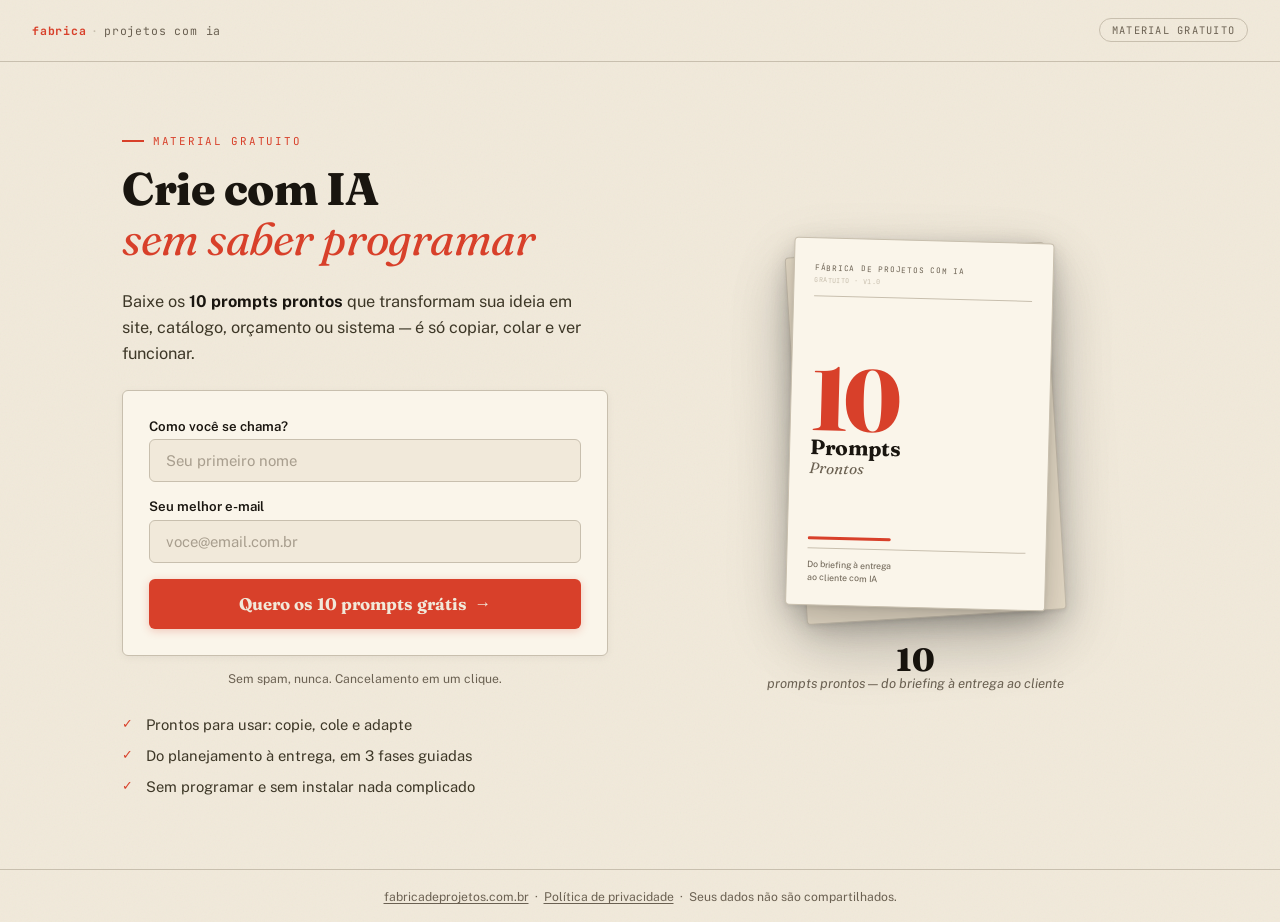
<file: marketing/landing-page/kit/index.html>
<!DOCTYPE html>
<html lang="pt-BR">
<head>
  <meta charset="UTF-8">
  <meta name="viewport" content="width=device-width, initial-scale=1.0">
  <title>Kit 10 Prompts Prontos — Fábrica de Projetos com IA</title>
  <meta name="description" content="Baixe grátis o kit com 10 prompts prontos para criar projetos com IA — do briefing à entrega ao cliente, sem precisar saber programar.">
  <meta property="og:title" content="Kit 10 Prompts Prontos — Fábrica de Projetos com IA">
  <meta property="og:description" content="Do briefing à entrega ao cliente, sem programar.">

  <!-- Meta Pixel Code -->
  <script>
  !function(f,b,e,v,n,t,s)
  {if(f.fbq)return;n=f.fbq=function(){n.callMethod?
  n.callMethod.apply(n,arguments):n.queue.push(arguments)};
  if(!f._fbq)f._fbq=n;n.push=n;n.loaded=!0;n.version='2.0';
  n.queue=[];t=b.createElement(e);t.async=!0;
  t.src=v;s=b.getElementsByTagName(e)[0];
  s.parentNode.insertBefore(t,s)}(window, document,'script',
  'https://connect.facebook.net/en_US/fbevents.js');
  fbq('init', '980101421588132');
  fbq('track', 'PageView');
  </script>
  <noscript><img height="1" width="1" style="display:none"
  src="https://www.facebook.com/tr?id=980101421588132&ev=PageView&noscript=1"
  /></noscript>
  <!-- End Meta Pixel Code -->
  <link rel="preconnect" href="https://fonts.googleapis.com">
  <link rel="preconnect" href="https://fonts.gstatic.com" crossorigin>
  <link rel="stylesheet"
        href="https://fonts.googleapis.com/css2?family=Fraunces:ital,opsz,wght@0,9..144,400;0,9..144,700;0,9..144,800;1,9..144,400;1,9..144,700&family=Public+Sans:wght@400;500;600&family=JetBrains+Mono:wght@400&display=swap"
        media="print" onload="this.media='all'">
  <noscript>
    <link rel="stylesheet" href="https://fonts.googleapis.com/css2?family=Fraunces:ital,opsz,wght@0,9..144,400;0,9..144,700;0,9..144,800;1,9..144,400;1,9..144,700&family=Public+Sans:wght@400;500;600&family=JetBrains+Mono:wght@400&display=swap">
  </noscript>

  <style>
    :root {
      --paper:    #f1e9da;
      --paper-2:  #e7dcc8;
      --card:     #faf5ea;
      --ink:      #19150f;
      --ink-2:    #3d3727;
      --ink-m:    #6b6152;
      --accent:   #d8402a;
      --accent-d: #b8321e;
      --border:   #c8bfae;
      --ff-d: 'Fraunces', Georgia, serif;
      --ff-b: 'Public Sans', system-ui, sans-serif;
      --ff-m: 'JetBrains Mono', monospace;
      --r: 6px;
    }

    *, *::before, *::after { box-sizing: border-box; margin: 0; padding: 0; }
    html { font-size: 16px; scroll-behavior: smooth; }

    body {
      font-family: var(--ff-b);
      background: var(--paper);
      color: var(--ink);
      min-height: 100vh;
      display: flex;
      flex-direction: column;
      background-image: url("data:image/svg+xml,%3Csvg xmlns='http://www.w3.org/2000/svg' width='300' height='300'%3E%3Cfilter id='n'%3E%3CfeTurbulence type='fractalNoise' baseFrequency='.65' numOctaves='3' stitchTiles='stitch'/%3E%3C/filter%3E%3Crect width='300' height='300' filter='url(%23n)' opacity='.045'/%3E%3C/svg%3E");
    }

    /* Topo */
    .topo {
      padding: 1.15rem 2rem;
      border-bottom: 1px solid var(--border);
      display: flex;
      align-items: center;
      justify-content: space-between;
      gap: 1rem;
    }
    .topo__marca {
      text-decoration: none;
      color: var(--ink);
      font-family: var(--ff-m);
      font-size: .72rem;
      letter-spacing: .07em;
      white-space: nowrap;
    }
    .topo__mono  { color: var(--accent); font-weight: 700; }
    .topo__sep   { color: var(--border); margin: 0 .3rem; }
    .topo__rest  { color: var(--ink-m); }
    .topo__tag {
      font-family: var(--ff-m);
      font-size: .65rem;
      letter-spacing: .12em;
      text-transform: uppercase;
      color: var(--ink-m);
      border: 1px solid var(--border);
      border-radius: 2rem;
      padding: .25rem .75rem;
      white-space: nowrap;
    }

    /* Main / Herói */
    main { flex: 1; display: flex; align-items: stretch; }

    .heroi {
      display: grid;
      grid-template-columns: 1fr 1fr;
      width: 100%;
      max-width: 1100px;
      margin: 0 auto;
      padding: 4.5rem 2rem;
      gap: 4rem;
      align-items: center;
    }
    .heroi__conteudo { max-width: 500px; }

    .kicker {
      font-family: var(--ff-m);
      font-size: .68rem;
      letter-spacing: .16em;
      text-transform: uppercase;
      color: var(--accent);
      margin-bottom: 1rem;
      display: flex;
      align-items: center;
      gap: .55rem;
    }
    .kicker::before {
      content: '';
      display: inline-block;
      width: 22px;
      height: 2px;
      background: var(--accent);
      flex-shrink: 0;
    }

    .titulo {
      font-family: var(--ff-d);
      font-size: clamp(1.9rem, 4.5vw, 2.85rem);
      font-weight: 800;
      line-height: 1.1;
      letter-spacing: -.01em;
      color: var(--ink);
      margin-bottom: 1.5rem;
    }
    .titulo em {
      font-style: italic;
      font-weight: 400;
      color: var(--accent);
    }

    .heroi__sub {
      font-size: 1.02rem;
      color: var(--ink-2);
      line-height: 1.6;
      margin-bottom: 1.5rem;
      max-width: 460px;
    }
    .heroi__sub strong { color: var(--ink); font-weight: 700; }

    .valor {
      list-style: none;
      margin: 1.6rem 0 0;
      display: flex;
      flex-direction: column;
      gap: .6rem;
    }
    .valor li {
      font-size: .92rem;
      color: var(--ink-2);
      line-height: 1.45;
      padding-left: 1.5rem;
      position: relative;
    }
    .valor li::before {
      content: '✓';
      position: absolute;
      left: 0;
      color: var(--accent);
      font-weight: 700;
      font-size: .8rem;
      top: .05em;
    }

    /* Formulário */
    .formulario-wrap { display: flex; flex-direction: column; gap: .9rem; }
    .formulario {
      background: var(--card);
      border: 1px solid var(--border);
      border-radius: var(--r);
      padding: 1.65rem;
      display: flex;
      flex-direction: column;
      gap: 1rem;
      box-shadow: 0 2px 8px rgba(0,0,0,.05);
    }
    .campo-grupo { display: flex; flex-direction: column; gap: .35rem; }
    .campo-grupo label { font-size: .83rem; font-weight: 600; color: var(--ink); }
    .campo-erro { font-size: .75rem; color: var(--accent); font-family: var(--ff-m); }
    .campo-erro[hidden] { display: none; }
    .campo-grupo input {
      font-family: var(--ff-b);
      font-size: .93rem;
      color: var(--ink);
      background: var(--paper);
      border: 1.5px solid var(--border);
      border-radius: var(--r);
      padding: .75rem 1rem;
      outline: none;
      transition: border-color .15s, box-shadow .15s;
      width: 100%;
    }
    .campo-grupo input::placeholder { color: #a89e8e; }
    .campo-grupo input:focus {
      border-color: var(--accent);
      box-shadow: 0 0 0 3px rgba(216,64,42,.11);
    }
    .campo-grupo input.erro {
      border-color: var(--accent);
      background: rgba(216,64,42,.04);
    }

    .btn-principal {
      font-family: var(--ff-d);
      font-size: 1.05rem;
      font-weight: 700;
      color: var(--paper);
      background: var(--accent);
      border: none;
      border-radius: var(--r);
      padding: .9rem 1.5rem;
      cursor: pointer;
      display: flex;
      align-items: center;
      justify-content: center;
      gap: .5rem;
      text-decoration: none;
      transition: background .15s, transform .1s, box-shadow .15s;
      box-shadow: 0 2px 8px rgba(216,64,42,.25);
    }
    .btn-principal:hover { background: var(--accent-d); box-shadow: 0 4px 16px rgba(216,64,42,.3); }
    .btn-principal:active { transform: scale(.98); }
    .btn-principal--sec { background: var(--ink); box-shadow: 0 2px 8px rgba(0,0,0,.15); }
    .btn-principal--sec:hover { background: var(--ink-2); }
    .btn-seta { transition: transform .2s; }
    .btn-principal:hover .btn-seta { transform: translateX(4px); }

    .privacidade { font-size: .76rem; color: var(--ink-m); text-align: center; line-height: 1.5; }

    .sucesso {
      background: var(--card);
      border: 1px solid var(--border);
      border-radius: var(--r);
      padding: 2rem 1.65rem;
      display: flex;
      flex-direction: column;
      align-items: center;
      gap: .85rem;
      text-align: center;
      box-shadow: 0 2px 8px rgba(0,0,0,.05);
    }
    .sucesso[hidden] { display: none; }
    .sucesso__icone { font-size: 2.75rem; line-height: 1; }
    .sucesso__titulo { font-family: var(--ff-d); font-size: 1.9rem; font-weight: 700; color: var(--ink); }
    .sucesso__msg { font-size: .92rem; color: var(--ink-2); line-height: 1.55; }

    /* Mockup */
    .heroi__visual {
      display: flex;
      flex-direction: column;
      align-items: center;
      justify-content: center;
      gap: 2.25rem;
    }
    .mockup-cena {
      position: relative;
      width: 260px;
      height: calc(260px * 1.414);
    }
    .mockup-sombra {
      position: absolute;
      inset: 0;
      background: var(--paper-2);
      border: 1px solid var(--border);
      border-radius: 4px;
      transform: rotate(-3.5deg) translate(10px, 10px);
      box-shadow: 0 2px 4px rgba(0,0,0,.07), 0 8px 24px rgba(0,0,0,.13), 0 24px 64px rgba(0,0,0,.15);
      z-index: 0;
    }
    .mockup-doc {
      position: absolute;
      inset: 0;
      z-index: 1;
      background: var(--card);
      border: 1px solid var(--border);
      border-radius: 4px;
      box-shadow: 0 2px 4px rgba(0,0,0,.07), 0 8px 24px rgba(0,0,0,.13), 0 24px 64px rgba(0,0,0,.15);
      padding: 1.5rem 1.25rem 1.25rem;
      display: flex;
      flex-direction: column;
      transform: rotate(1.5deg);
      transform-origin: center bottom;
      animation: flutuaDoc 8s ease-in-out infinite;
    }
    @keyframes flutuaDoc {
      0%,100% { transform: rotate(1.5deg) translateY(0);    }
      50%      { transform: rotate(1.5deg) translateY(-9px); }
    }
    @media (prefers-reduced-motion: reduce) { .mockup-doc { animation: none; } }

    .mockup-topo {
      display: flex;
      flex-direction: column;
      gap: .2rem;
      border-bottom: 1px solid var(--border);
      padding-bottom: .65rem;
      margin-bottom: 1rem;
    }
    .mockup-mono { font-family: var(--ff-m); font-size: .48rem; letter-spacing: .1em; text-transform: uppercase; color: var(--ink-m); }
    .mockup-badge { font-family: var(--ff-m); font-size: .42rem; text-transform: uppercase; letter-spacing: .06em; color: var(--border); }

    .mockup-corpo { flex: 1; display: flex; flex-direction: column; justify-content: center; padding: .75rem 0; gap: .1rem; }
    .mockup-num { font-family: var(--ff-d); font-size: 5.5rem; font-weight: 800; color: var(--accent); line-height: .8; letter-spacing: -.04em; }
    .mockup-subtitulo { font-family: var(--ff-d); line-height: 1.15; }
    .mockup-subtitulo strong { display: block; font-size: 1.3rem; font-weight: 700; color: var(--ink); }
    .mockup-subtitulo em { display: block; font-style: italic; font-size: .95rem; color: var(--ink-m); }

    .mockup-divisor { height: 3px; width: 38%; background: var(--accent); border-radius: 2px; margin: .5rem 0; }
    .mockup-descricao { font-family: var(--ff-b); font-size: .55rem; color: var(--ink-m); line-height: 1.45; border-top: 1px solid var(--border); padding-top: .65rem; margin-top: auto; }

    .prova { text-align: center; }
    .prova__num { font-family: var(--ff-d); font-size: 2rem; font-weight: 800; color: var(--ink); line-height: 1; }
    .prova__texto { font-size: .82rem; color: var(--ink-m); font-style: italic; }

    /* Rodapé */
    .rodape { padding: 1.15rem 2rem; border-top: 1px solid var(--border); text-align: center; }
    .rodape p { font-size: .76rem; color: var(--ink-m); }
    .rodape a { color: var(--ink-m); text-decoration: underline; text-underline-offset: 2px; }
    .rodape a:hover { color: var(--ink); }

    /* Responsivo */
    @media (max-width: 860px) {
      .heroi { grid-template-columns: 1fr; padding: 2rem 1.25rem 3rem; gap: 2.25rem; }
      .heroi__conteudo { max-width: 100%; order: 1; }
      .heroi__visual { order: 2; gap: 1.5rem; }
      .heroi__sub { max-width: 100%; }
      .mockup-cena { width: 170px; height: calc(170px * 1.414); }
      .mockup-num { font-size: 4.5rem; }
      .mockup-subtitulo strong { font-size: 1.05rem; }
      .mockup-subtitulo em { font-size: .8rem; }
    }
    @media (max-width: 480px) {
      .topo { padding: 1rem 1.25rem; }
      .topo__tag { display: none; }
      .titulo { font-size: 1.85rem; }
      .formulario { padding: 1.25rem; }
      .btn-principal { font-size: .95rem; }
    }
  </style>
</head>
<body>

  <header class="topo">
    <a href="/" class="topo__marca">
      <span class="topo__mono">fabrica</span><span class="topo__sep">·</span><span class="topo__rest">projetos com ia</span>
    </a>
    <p class="topo__tag">Material gratuito</p>
  </header>

  <main>
    <section class="heroi">

      <!-- Coluna esquerda: copy + formulário -->
      <div class="heroi__conteudo">
        <p class="kicker">Material gratuito</p>

        <h1 class="titulo">
          Crie com IA<br>
          <em>sem saber programar</em>
        </h1>

        <p class="heroi__sub">
          Baixe os <strong>10 prompts prontos</strong> que transformam sua ideia em
          site, catálogo, orçamento ou sistema — é só copiar, colar e ver funcionar.
        </p>

        <!-- Estado padrão: formulário -->
        <div class="formulario-wrap" id="estado-form">
          <form class="formulario" id="form-captura" novalidate>
            <div class="campo-grupo">
              <label for="nome">Como você se chama?</label>
              <input type="text" id="nome" name="nome"
                     autocomplete="given-name"
                     placeholder="Seu primeiro nome" required>
            </div>
            <div class="campo-grupo">
              <label for="email">Seu melhor e-mail</label>
              <input type="email" id="email" name="email"
                     autocomplete="email"
                     placeholder="voce@email.com.br" required>
              <span class="campo-erro" id="erro-email" hidden></span>
            </div>
            <button type="submit" class="btn-principal">
              Quero os 10 prompts grátis
              <span class="btn-seta" aria-hidden="true">→</span>
            </button>
          </form>
          <p class="privacidade">
            Sem spam, nunca. Cancelamento em um clique.
          </p>
        </div>

        <!-- Estado de sucesso (oculto até envio) -->
        <div class="sucesso" id="estado-sucesso" hidden>
          <div class="sucesso__icone" aria-hidden="true">✓</div>
          <h2 class="sucesso__titulo">Pronto, seu kit está liberado!</h2>
          <p class="sucesso__msg">
            Clique no botão abaixo para abrir os 10 prompts agora mesmo.
          </p>
          <a href="/10-prompts.html"
             class="btn-principal btn-principal--sec" target="_blank" rel="noopener">
            Abrir o kit completo →
          </a>
          <p class="privacidade">
            Dica: salve a página nos favoritos para voltar quando quiser.
          </p>
        </div>

        <!-- Reforço: o que vem no kit -->
        <ul class="valor">
          <li>Prontos para usar: copie, cole e adapte</li>
          <li>Do planejamento à entrega, em 3 fases guiadas</li>
          <li>Sem programar e sem instalar nada complicado</li>
        </ul>
      </div>

      <!-- Coluna direita: mockup CSS do documento -->
      <div class="heroi__visual" aria-hidden="true">
        <div class="mockup-cena">
          <div class="mockup-sombra"></div>
          <div class="mockup-doc">
            <div class="mockup-topo">
              <span class="mockup-mono">FÁBRICA DE PROJETOS COM IA</span>
              <span class="mockup-badge">Gratuito · v1.0</span>
            </div>
            <div class="mockup-corpo">
              <div class="mockup-num">10</div>
              <div class="mockup-subtitulo">
                <strong>Prompts</strong>
                <em>Prontos</em>
              </div>
            </div>
            <div class="mockup-divisor"></div>
            <p class="mockup-descricao">
              Do briefing à entrega<br>ao cliente com IA
            </p>
          </div>
        </div>

        <div class="prova" aria-label="O que você recebe">
          <p class="prova__num">10</p>
          <p class="prova__texto">prompts prontos — do briefing à entrega ao cliente</p>
        </div>
      </div>

    </section>
  </main>

  <footer class="rodape">
    <p>
      <a href="/">fabricadeprojetos.com.br</a>
      &nbsp;·&nbsp;
      <a href="/politica-privacidade.html">Política de privacidade</a>
      &nbsp;·&nbsp;
      Seus dados não são compartilhados.
    </p>
  </footer>

  <script>
    const SCRIPT_URL = 'https://script.google.com/macros/s/AKfycbwEWi-esZU0YhsfJYlLpO6N6xR2xZD7hcxFU9Zh9TzFIXOA_1x_kRACJhZb5EVxJhfsNg/exec';

    // ── Domínios de e-mail descartável bloqueados ──────────────────────
    const DESCARTAVEIS = new Set([
      'mailinator.com','guerrillamail.com','guerrillamail.net','guerrillamail.org',
      'guerrillamail.biz','guerrillamail.de','guerrillamail.info','grr.la',
      'sharklasers.com','spam4.me','tempmail.com','temp-mail.org','throwaway.email',
      'trashmail.com','yopmail.com','yopmail.fr','cool.fr.nf','jetable.fr.nf',
      'fakeinbox.com','dispostable.com','mailnull.com','spamgourmet.com',
      'getairmail.com','filzmail.com','tempr.email','maildrop.cc','spamex.com',
      'trashmail.at','trashmail.io','spamfree24.org','0-mail.com','amilegit.com',
    ]);

    // ── Validação de e-mail (regex + domínio descartável) ─────────────
    function validarEmail(email) {
      const ok = /^[^\s@]+@[^\s@]+\.[^\s@]{2,}$/.test(email);
      if (!ok) return 'E-mail com formato inválido.';
      const dominio = email.split('@')[1].toLowerCase();
      if (DESCARTAVEIS.has(dominio)) return 'Use um e-mail permanente (Gmail, Outlook, etc).';
      return null; // válido
    }

    // ── Refs ──────────────────────────────────────────────────────────
    const form      = document.getElementById('form-captura');
    const estadoFrm = document.getElementById('estado-form');
    const estadoOk  = document.getElementById('estado-sucesso');
    const btnEnviar = form.querySelector('button[type="submit"]');
    const erroEmail = document.getElementById('erro-email');

    // ── Submit ────────────────────────────────────────────────────────
    form.addEventListener('submit', async function (e) {
      e.preventDefault();

      const nome  = form.nome.value.trim();
      const email = form.email.value.trim();

      [form.nome, form.email].forEach(c => c.classList.remove('erro'));
      erroEmail.hidden = true;

      let valido = true;

      if (!nome) { form.nome.classList.add('erro'); valido = false; }

      const errEmail = validarEmail(email);
      if (errEmail) {
        form.email.classList.add('erro');
        erroEmail.textContent = errEmail;
        erroEmail.hidden = false;
        valido = false;
      }

      if (!valido) return;

      btnEnviar.disabled    = true;
      btnEnviar.textContent = 'Enviando…';

      try {
        await fetch(SCRIPT_URL, {
          method:  'POST',
          mode:    'no-cors',
          headers: { 'Content-Type': 'application/json' },
          body: JSON.stringify({
            nome,
            email,
            timestamp: new Date().toLocaleString('pt-BR'),
            origem:    'kit-10-prompts'
          })
        });
      } catch (err) {
        console.warn('fetch (no-cors esperado):', err);
      }

      fbq('track', 'Lead');

      estadoFrm.hidden = true;
      estadoOk.hidden  = false;
    });

    form.querySelectorAll('input').forEach(input => {
      input.addEventListener('input', () => {
        input.classList.remove('erro');
        if (input.id === 'email') erroEmail.hidden = true;
      });
    });
  </script>
</body>
</html>
</file>
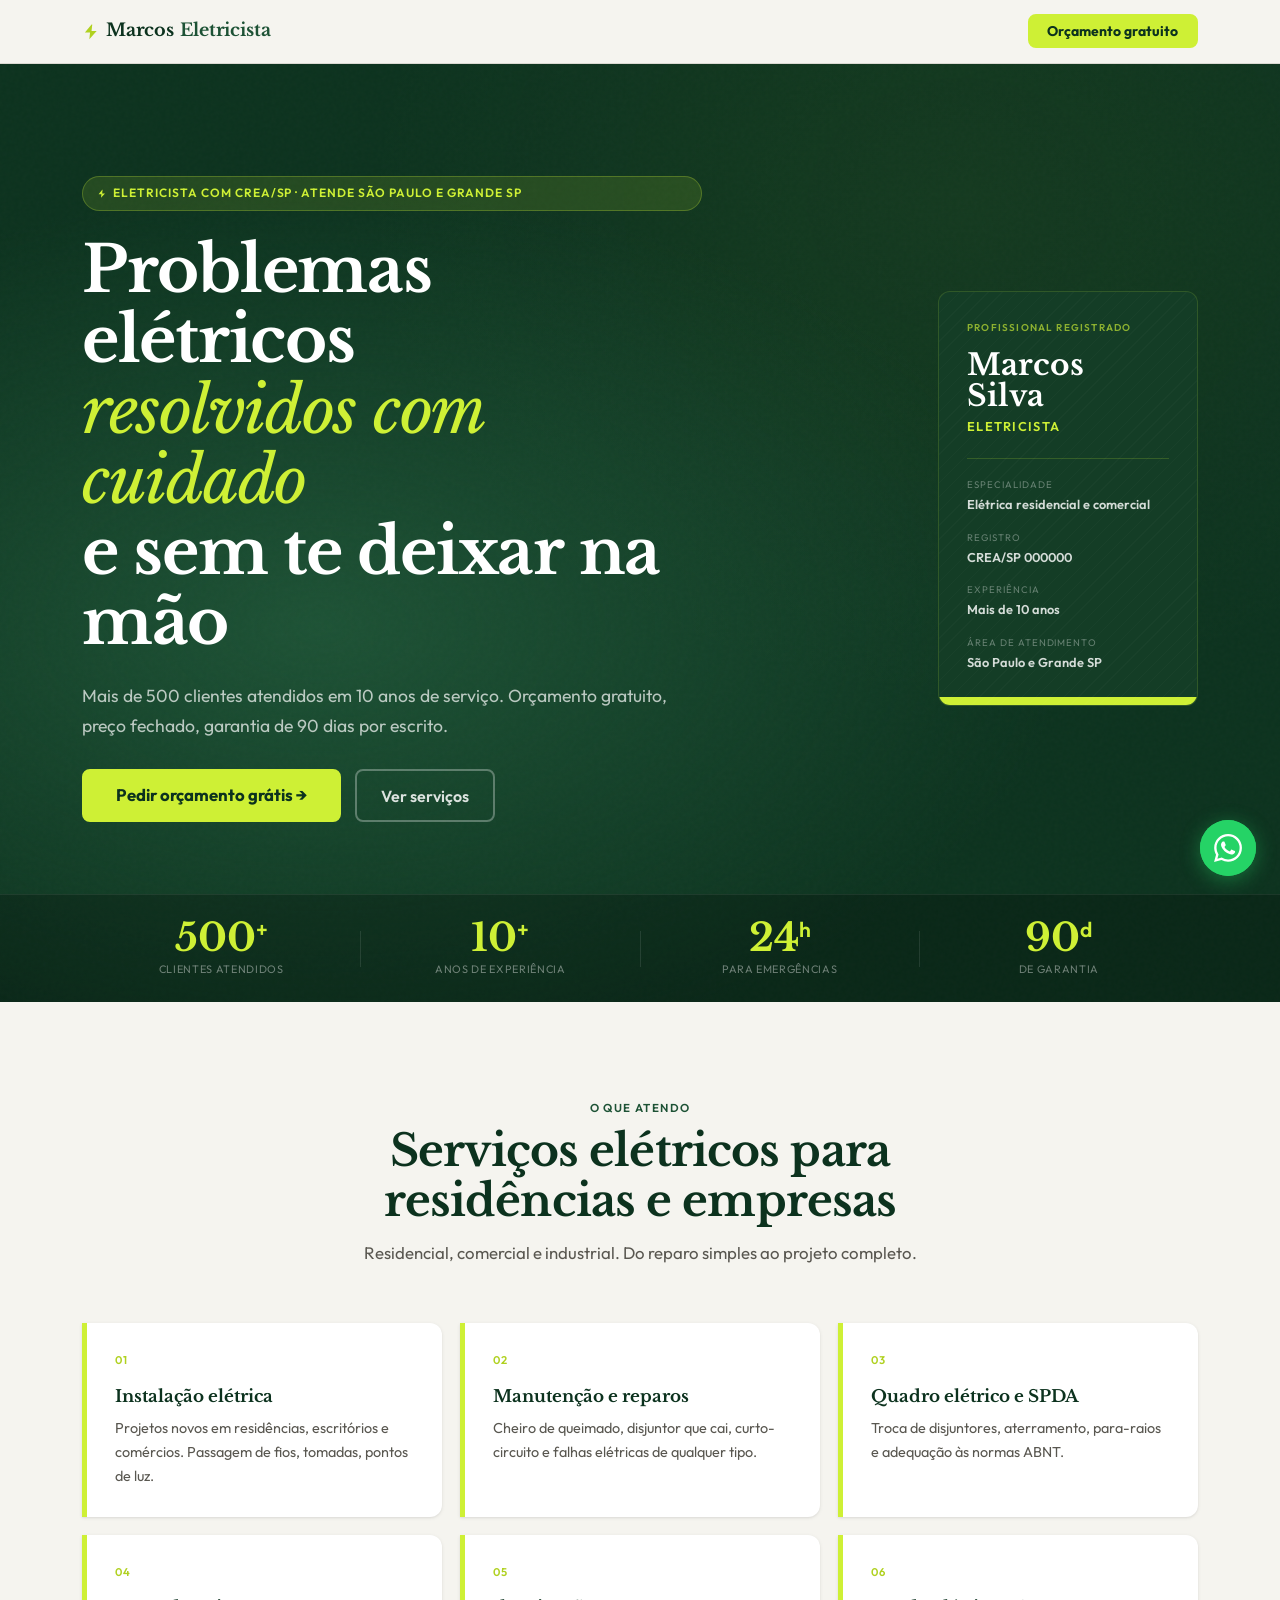
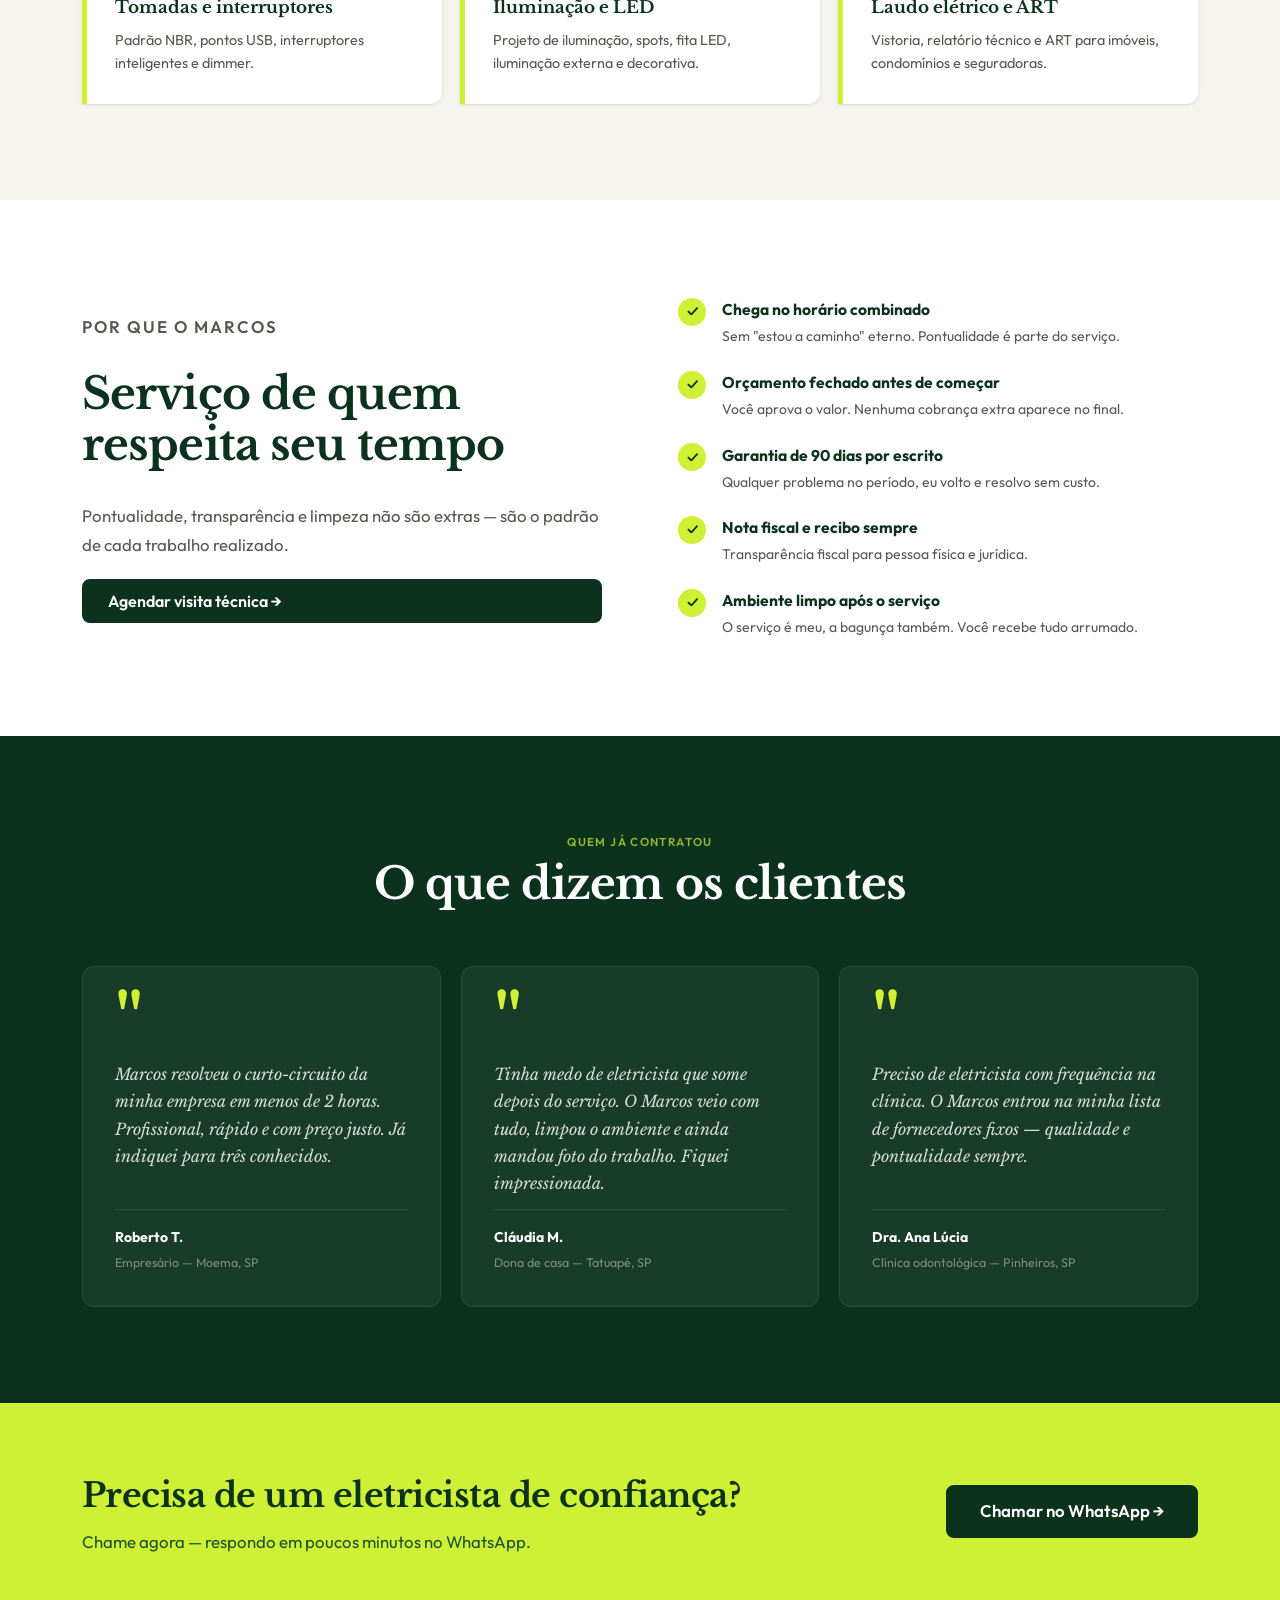
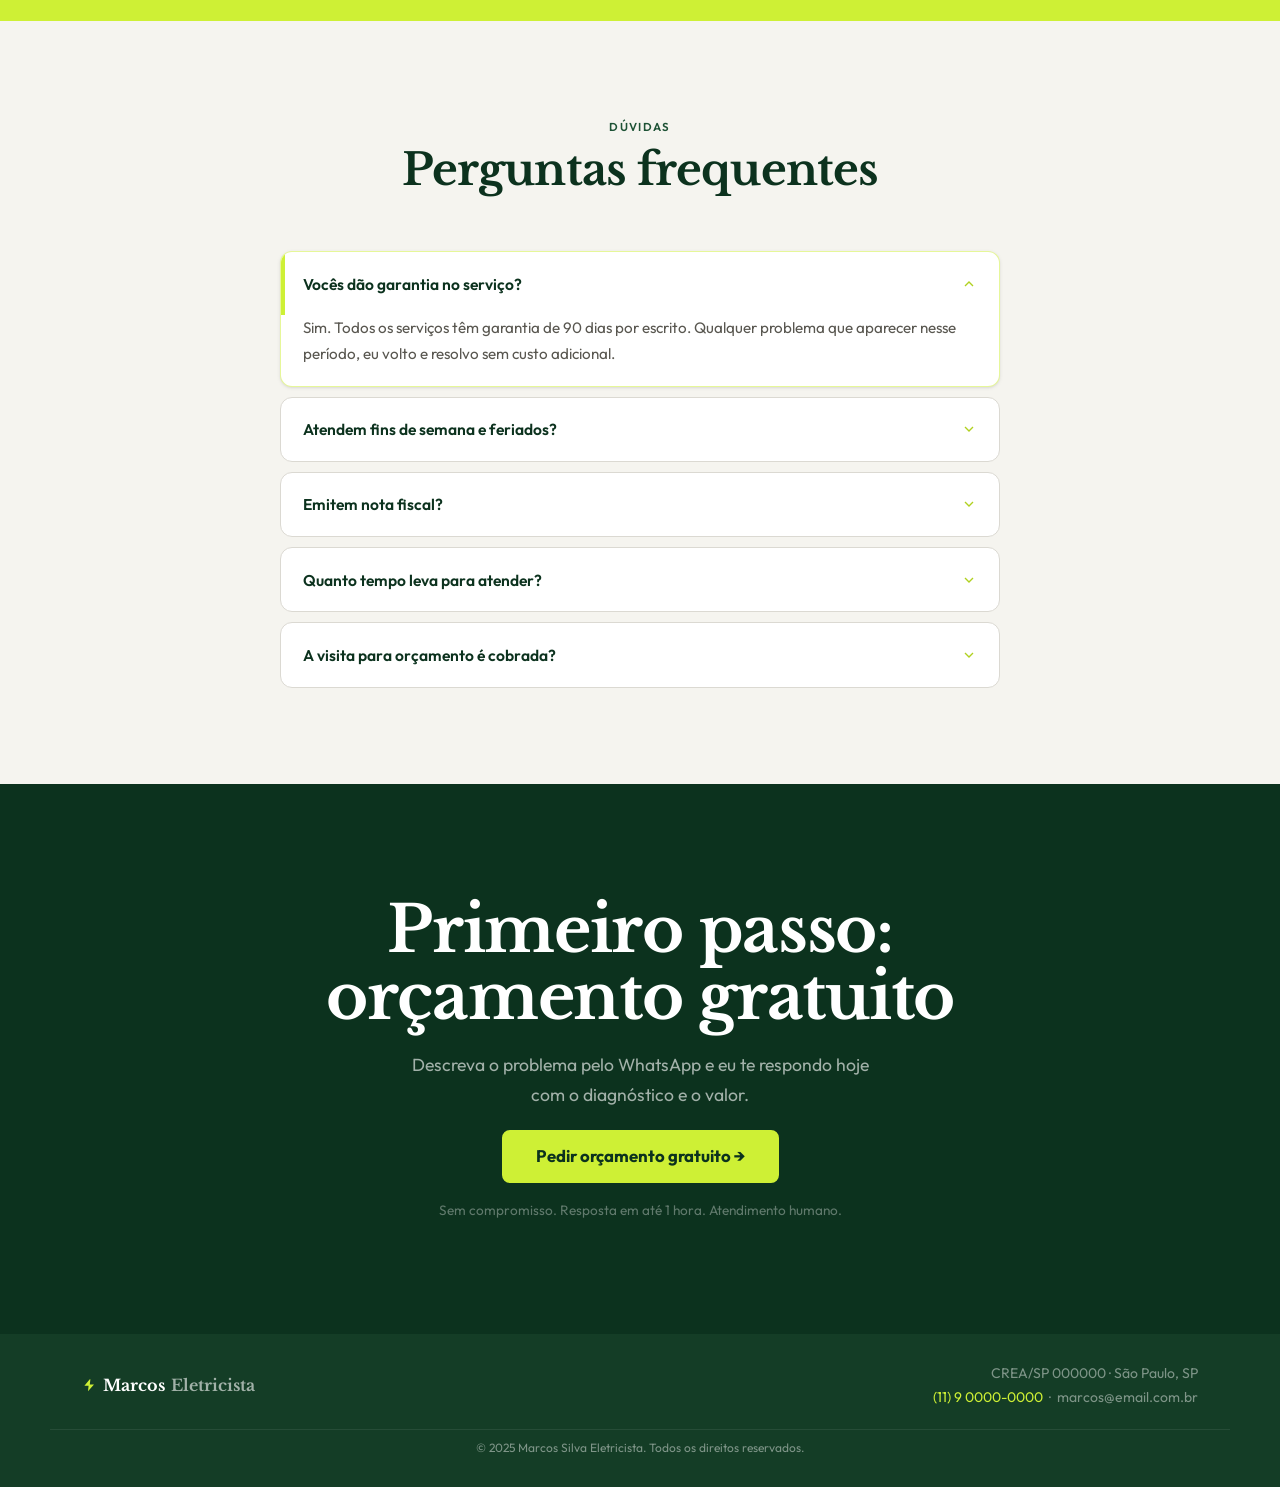
<file: projetos/01-landing-page-prestador/referencia/index.html>
<!DOCTYPE html>
<html lang="pt-BR">
<head>
  <meta charset="UTF-8">
  <meta name="viewport" content="width=device-width, initial-scale=1.0">

  <!--
    ================================================================
    MODELO DE REFERÊNCIA — Projeto 01: Landing Page Prestador
    Exemplo: Marcos Silva Eletricista

    Para adaptar, substitua:
      TODO_WHATSAPP  →  ex: 5511999990000 (55 + DDD + número)
      TODO_NOME      →  seu nome ou nome do negócio
      TODO_CIDADE    →  sua cidade de atendimento
    ================================================================
  -->
  <title>Marcos Silva Eletricista — São Paulo e Grande SP</title>
  <meta name="description" content="Eletricista profissional em São Paulo. Instalações, reparos e laudos elétricos. Atendimento em até 24h. Orçamento gratuito no WhatsApp.">

  <!-- Google Fonts (não-bloqueante) -->
  <link rel="preconnect" href="https://fonts.googleapis.com">
  <link rel="preconnect" href="https://fonts.gstatic.com" crossorigin>
  <link rel="stylesheet"
        href="https://fonts.googleapis.com/css2?family=Libre+Baskerville:ital,wght@0,700;1,400&family=Outfit:wght@400;500;600&display=swap"
        media="print" onload="this.media='all'">
  <noscript>
    <link rel="stylesheet"
          href="https://fonts.googleapis.com/css2?family=Libre+Baskerville:ital,wght@0,700;1,400&family=Outfit:wght@400;500;600&display=swap">
  </noscript>

  <link rel="stylesheet" href="styles.css">
</head>
<body>

<!-- ── NAV ─────────────────────────────────────────────────────── -->
<header class="nav" id="topo">
  <div class="container nav__inner">
    <a href="#topo" class="nav__brand">
      <svg class="nav__bolt" viewBox="0 0 20 24" fill="none" aria-hidden="true">
        <path d="M11 2L2 13h7l-1 9 10-11h-7l1-9z" fill="currentColor"/>
      </svg>
      Marcos<strong>Eletricista</strong>
    </a>
    <a href="https://wa.me/TODO_WHATSAPP?text=Ol%C3%A1!%20Vim%20pela%20p%C3%A1gina%20e%20quero%20um%20or%C3%A7amento%20gratuito."
       class="btn btn--lime btn--sm" target="_blank" rel="noopener">
      Orçamento gratuito
    </a>
  </div>
</header>

<!-- ── HERO ────────────────────────────────────────────────────── -->
<section class="hero">
  <div class="container hero__inner">

    <div class="hero__content">
      <div class="hero__badge">
        <svg viewBox="0 0 20 24" fill="currentColor" aria-hidden="true">
          <path d="M11 2L2 13h7l-1 9 10-11h-7l1-9z"/>
        </svg>
        Eletricista com CREA/SP · Atende São Paulo e Grande SP
      </div>

      <h1 class="hero__title">
        Problemas elétricos<br>
        <em>resolvidos com cuidado</em><br>
        e sem te deixar na mão
      </h1>

      <p class="hero__sub">
        Mais de 500 clientes atendidos em 10 anos de serviço.
        Orçamento gratuito, preço fechado, garantia de 90 dias por escrito.
      </p>

      <div class="hero__actions">
        <a href="https://wa.me/TODO_WHATSAPP?text=Ol%C3%A1!%20Vim%20pela%20p%C3%A1gina%20e%20quero%20um%20or%C3%A7amento%20gratuito."
           class="btn btn--lime btn--lg" target="_blank" rel="noopener">
          Pedir orçamento grátis →
        </a>
        <a href="#servicos" class="btn btn--ghost">Ver serviços</a>
      </div>
    </div>

    <!-- Cartão credencial do profissional -->
    <div class="hero__card" aria-hidden="true">
      <div class="cred__header">
        <p class="cred__kicker">Profissional Registrado</p>
        <p class="cred__nome">Marcos<br>Silva</p>
        <p class="cred__titulo">Eletricista</p>
      </div>
      <div class="cred__divider"></div>
      <ul class="cred__specs">
        <li>
          <span>Especialidade</span>
          <strong>Elétrica residencial e comercial</strong>
        </li>
        <li>
          <span>Registro</span>
          <strong>CREA/SP 000000</strong>
        </li>
        <li>
          <span>Experiência</span>
          <strong>Mais de 10 anos</strong>
        </li>
        <li>
          <span>Área de atendimento</span>
          <strong>São Paulo e Grande SP</strong>
        </li>
      </ul>
      <div class="cred__stripe"></div>
    </div>

  </div>

  <!-- Barra de estatísticas -->
  <div class="hero__statsbar">
    <div class="container hero__stats">
      <div class="stat">
        <span class="stat__num">500<sup>+</sup></span>
        <span class="stat__label">clientes atendidos</span>
      </div>
      <div class="stat__sep" aria-hidden="true"></div>
      <div class="stat">
        <span class="stat__num">10<sup>+</sup></span>
        <span class="stat__label">anos de experiência</span>
      </div>
      <div class="stat__sep" aria-hidden="true"></div>
      <div class="stat">
        <span class="stat__num">24<sup>h</sup></span>
        <span class="stat__label">para emergências</span>
      </div>
      <div class="stat__sep" aria-hidden="true"></div>
      <div class="stat">
        <span class="stat__num">90<sup>d</sup></span>
        <span class="stat__label">de garantia</span>
      </div>
    </div>
  </div>
</section>

<!-- ── SERVIÇOS ──────────────────────────────────────────────── -->
<section id="servicos" class="secao">
  <div class="container">
    <div class="secao__topo reveal">
      <p class="secao__kicker">O que atendo</p>
      <h2 class="secao__titulo">Serviços elétricos para<br>residências e empresas</h2>
      <p class="secao__sub">Residencial, comercial e industrial. Do reparo simples ao projeto completo.</p>
    </div>
    <div class="servicos__grid">

      <div class="scard reveal">
        <div class="scard__num">01</div>
        <h3>Instalação elétrica</h3>
        <p>Projetos novos em residências, escritórios e comércios. Passagem de fios, tomadas, pontos de luz.</p>
      </div>

      <div class="scard reveal">
        <div class="scard__num">02</div>
        <h3>Manutenção e reparos</h3>
        <p>Cheiro de queimado, disjuntor que cai, curto-circuito e falhas elétricas de qualquer tipo.</p>
      </div>

      <div class="scard reveal">
        <div class="scard__num">03</div>
        <h3>Quadro elétrico e SPDA</h3>
        <p>Troca de disjuntores, aterramento, para-raios e adequação às normas ABNT.</p>
      </div>

      <div class="scard reveal">
        <div class="scard__num">04</div>
        <h3>Tomadas e interruptores</h3>
        <p>Padrão NBR, pontos USB, interruptores inteligentes e dimmer.</p>
      </div>

      <div class="scard reveal">
        <div class="scard__num">05</div>
        <h3>Iluminação e LED</h3>
        <p>Projeto de iluminação, spots, fita LED, iluminação externa e decorativa.</p>
      </div>

      <div class="scard reveal">
        <div class="scard__num">06</div>
        <h3>Laudo elétrico e ART</h3>
        <p>Vistoria, relatório técnico e ART para imóveis, condomínios e seguradoras.</p>
      </div>

    </div>
  </div>
</section>

<!-- ── BENEFÍCIOS ────────────────────────────────────────────── -->
<section class="secao secao--white">
  <div class="container beneficios__inner">

    <div class="beneficios__texto reveal">
      <p class="secao__kicker">Por que o Marcos</p>
      <h2 class="secao__titulo">Serviço de quem<br>respeita seu tempo</h2>
      <p>Pontualidade, transparência e limpeza não são extras — são o padrão de cada trabalho realizado.</p>
      <a href="https://wa.me/TODO_WHATSAPP?text=Ol%C3%A1!%20Quero%20agendar%20uma%20visita%20t%C3%A9cnica."
         class="btn btn--green" target="_blank" rel="noopener">Agendar visita técnica →</a>
    </div>

    <ul class="beneficios__lista">
      <li class="beneficio reveal">
        <span class="beneficio__check" aria-hidden="true">✓</span>
        <div>
          <strong>Chega no horário combinado</strong>
          <p>Sem "estou a caminho" eterno. Pontualidade é parte do serviço.</p>
        </div>
      </li>
      <li class="beneficio reveal">
        <span class="beneficio__check" aria-hidden="true">✓</span>
        <div>
          <strong>Orçamento fechado antes de começar</strong>
          <p>Você aprova o valor. Nenhuma cobrança extra aparece no final.</p>
        </div>
      </li>
      <li class="beneficio reveal">
        <span class="beneficio__check" aria-hidden="true">✓</span>
        <div>
          <strong>Garantia de 90 dias por escrito</strong>
          <p>Qualquer problema no período, eu volto e resolvo sem custo.</p>
        </div>
      </li>
      <li class="beneficio reveal">
        <span class="beneficio__check" aria-hidden="true">✓</span>
        <div>
          <strong>Nota fiscal e recibo sempre</strong>
          <p>Transparência fiscal para pessoa física e jurídica.</p>
        </div>
      </li>
      <li class="beneficio reveal">
        <span class="beneficio__check" aria-hidden="true">✓</span>
        <div>
          <strong>Ambiente limpo após o serviço</strong>
          <p>O serviço é meu, a bagunça também. Você recebe tudo arrumado.</p>
        </div>
      </li>
    </ul>

  </div>
</section>

<!-- ── DEPOIMENTOS — fundo verde dramático ───────────────────── -->
<section class="depoimentos">
  <div class="container">
    <div class="depoimentos__topo reveal">
      <p class="secao__kicker secao__kicker--light">Quem já contratou</p>
      <h2 class="secao__titulo secao__titulo--light">O que dizem os clientes</h2>
    </div>
    <div class="depoimentos__grid">

      <div class="depoimento reveal">
        <div class="depoimento__aspas" aria-hidden="true">"</div>
        <blockquote>
          Marcos resolveu o curto-circuito da minha empresa em menos de 2 horas. Profissional, rápido e com preço justo. Já indiquei para três conhecidos.
        </blockquote>
        <footer>
          <strong>Roberto T.</strong>
          <span>Empresário — Moema, SP</span>
        </footer>
      </div>

      <div class="depoimento reveal">
        <div class="depoimento__aspas" aria-hidden="true">"</div>
        <blockquote>
          Tinha medo de eletricista que some depois do serviço. O Marcos veio com tudo, limpou o ambiente e ainda mandou foto do trabalho. Fiquei impressionada.
        </blockquote>
        <footer>
          <strong>Cláudia M.</strong>
          <span>Dona de casa — Tatuapé, SP</span>
        </footer>
      </div>

      <div class="depoimento reveal">
        <div class="depoimento__aspas" aria-hidden="true">"</div>
        <blockquote>
          Preciso de eletricista com frequência na clínica. O Marcos entrou na minha lista de fornecedores fixos — qualidade e pontualidade sempre.
        </blockquote>
        <footer>
          <strong>Dra. Ana Lúcia</strong>
          <span>Clínica odontológica — Pinheiros, SP</span>
        </footer>
      </div>

    </div>
  </div>
</section>

<!-- ── CTA MEIO — fundo chartreuse ───────────────────────────── -->
<section class="cta-meio">
  <div class="container cta-meio__inner reveal">
    <div>
      <h2>Precisa de um eletricista de confiança?</h2>
      <p>Chame agora — respondo em poucos minutos no WhatsApp.</p>
    </div>
    <a href="https://wa.me/TODO_WHATSAPP?text=Ol%C3%A1!%20Preciso%20de%20um%20eletricista.%20Pode%20me%20ajudar%3F"
       class="btn btn--green btn--lg" target="_blank" rel="noopener">
      Chamar no WhatsApp →
    </a>
  </div>
</section>

<!-- ── FAQ ───────────────────────────────────────────────────── -->
<section id="faq" class="secao">
  <div class="container">
    <div class="secao__topo reveal">
      <p class="secao__kicker">Dúvidas</p>
      <h2 class="secao__titulo">Perguntas frequentes</h2>
    </div>
    <div class="faq__lista">

      <details class="faq reveal" open>
        <summary class="faq__pergunta">
          Vocês dão garantia no serviço?
          <svg class="faq__chevron" viewBox="0 0 24 24" fill="none" stroke="currentColor" stroke-width="2" aria-hidden="true">
            <polyline points="6 9 12 15 18 9"/>
          </svg>
        </summary>
        <div class="faq__resposta">
          <p>Sim. Todos os serviços têm garantia de 90 dias por escrito. Qualquer problema que aparecer nesse período, eu volto e resolvo sem custo adicional.</p>
        </div>
      </details>

      <details class="faq reveal">
        <summary class="faq__pergunta">
          Atendem fins de semana e feriados?
          <svg class="faq__chevron" viewBox="0 0 24 24" fill="none" stroke="currentColor" stroke-width="2" aria-hidden="true">
            <polyline points="6 9 12 15 18 9"/>
          </svg>
        </summary>
        <div class="faq__resposta">
          <p>Sim, com agendamento prévio e sem cobrança extra. Para emergências, atendo o mais rápido que conseguir.</p>
        </div>
      </details>

      <details class="faq reveal">
        <summary class="faq__pergunta">
          Emitem nota fiscal?
          <svg class="faq__chevron" viewBox="0 0 24 24" fill="none" stroke="currentColor" stroke-width="2" aria-hidden="true">
            <polyline points="6 9 12 15 18 9"/>
          </svg>
        </summary>
        <div class="faq__resposta">
          <p>Sim, emitimos NF para pessoa física e jurídica. Também fornecemos recibo e descrição detalhada do serviço realizado.</p>
        </div>
      </details>

      <details class="faq reveal">
        <summary class="faq__pergunta">
          Quanto tempo leva para atender?
          <svg class="faq__chevron" viewBox="0 0 24 24" fill="none" stroke="currentColor" stroke-width="2" aria-hidden="true">
            <polyline points="6 9 12 15 18 9"/>
          </svg>
        </summary>
        <div class="faq__resposta">
          <p>Em emergências (cheiro de queimado, curto com falta de energia), tentamos atender em até 24h. Para serviços programados, agendamos conforme sua disponibilidade — geralmente em 2 a 5 dias úteis.</p>
        </div>
      </details>

      <details class="faq reveal">
        <summary class="faq__pergunta">
          A visita para orçamento é cobrada?
          <svg class="faq__chevron" viewBox="0 0 24 24" fill="none" stroke="currentColor" stroke-width="2" aria-hidden="true">
            <polyline points="6 9 12 15 18 9"/>
          </svg>
        </summary>
        <div class="faq__resposta">
          <p>Não. A visita técnica para orçamento é gratuita. Você recebe o valor por escrito e decide sem nenhum compromisso.</p>
        </div>
      </details>

    </div>
  </div>
</section>

<!-- ── CTA FINAL ─────────────────────────────────────────────── -->
<section class="cta-final">
  <div class="container cta-final__inner reveal">
    <h2>Primeiro passo:<br>orçamento gratuito</h2>
    <p>Descreva o problema pelo WhatsApp e eu te respondo hoje com o diagnóstico e o valor.</p>
    <a href="https://wa.me/TODO_WHATSAPP?text=Ol%C3%A1!%20Vim%20pela%20p%C3%A1gina%20e%20quero%20um%20or%C3%A7amento%20gratuito."
       class="btn btn--lime btn--lg" target="_blank" rel="noopener">
      Pedir orçamento gratuito →
    </a>
    <p class="cta-final__nota">Sem compromisso. Resposta em até 1 hora. Atendimento humano.</p>
  </div>
</section>

<!-- ── FOOTER ─────────────────────────────────────────────────── -->
<footer class="footer">
  <div class="container footer__inner">
    <div class="footer__brand">
      <svg viewBox="0 0 20 24" fill="none" aria-hidden="true">
        <path d="M11 2L2 13h7l-1 9 10-11h-7l1-9z" fill="currentColor"/>
      </svg>
      Marcos<strong>Eletricista</strong>
    </div>
    <div class="footer__info">
      <p>CREA/SP 000000 · São Paulo, SP</p>
      <p>
        <a href="https://wa.me/TODO_WHATSAPP" target="_blank" rel="noopener">(11) 9 0000-0000</a>
        &nbsp;·&nbsp; marcos@email.com.br
      </p>
    </div>
  </div>
  <div class="container">
    <p class="footer__copy">© 2025 Marcos Silva Eletricista. Todos os direitos reservados.</p>
  </div>
</footer>

<!-- ── BOTÃO FLUTUANTE WHATSAPP ───────────────────────────────── -->
<a href="https://wa.me/TODO_WHATSAPP?text=Ol%C3%A1!%20Vim%20pela%20p%C3%A1gina%20e%20quero%20um%20or%C3%A7amento."
   class="wa-float" target="_blank" rel="noopener" aria-label="Chamar no WhatsApp">
  <svg viewBox="0 0 24 24" fill="currentColor">
    <path d="M17.472 14.382c-.297-.149-1.758-.867-2.03-.967-.273-.099-.471-.148-.67.15-.197.297-.767.966-.94 1.164-.173.199-.347.223-.644.075-.297-.15-1.255-.463-2.39-1.475-.883-.788-1.48-1.761-1.653-2.059-.173-.297-.018-.458.13-.606.134-.133.298-.347.446-.52.149-.174.198-.298.298-.497.099-.198.05-.371-.025-.52-.075-.149-.669-1.612-.916-2.207-.242-.579-.487-.5-.669-.51-.173-.008-.371-.01-.57-.01-.198 0-.52.074-.792.372-.272.297-1.04 1.016-1.04 2.479 0 1.462 1.065 2.875 1.213 3.074.149.198 2.096 3.2 5.077 4.487.709.306 1.262.489 1.694.625.712.227 1.36.195 1.871.118.571-.085 1.758-.719 2.006-1.413.248-.694.248-1.289.173-1.413-.074-.124-.272-.198-.57-.347m-5.421 7.403h-.004a9.87 9.87 0 01-5.031-1.378l-.361-.214-3.741.982.998-3.648-.235-.374a9.86 9.86 0 01-1.51-5.26c.001-5.45 4.436-9.884 9.888-9.884 2.64 0 5.122 1.03 6.988 2.898a9.825 9.825 0 012.893 6.994c-.003 5.45-4.437 9.884-9.885 9.884m8.413-18.297A11.815 11.815 0 0012.05 0C5.495 0 .16 5.335.157 11.892c0 2.096.547 4.142 1.588 5.945L.057 24l6.305-1.654a11.882 11.882 0 005.683 1.448h.005c6.554 0 11.89-5.335 11.893-11.893a11.821 11.821 0 00-3.48-8.413z"/>
  </svg>
  <span class="wa-float__pulse" aria-hidden="true"></span>
</a>

<script>
// Scroll reveal
const revealObs = new IntersectionObserver((entries) => {
  entries.forEach(e => {
    if (e.isIntersecting) { e.target.classList.add('revealed'); revealObs.unobserve(e.target); }
  });
}, { threshold: 0.1, rootMargin: '0px 0px -40px 0px' });
document.querySelectorAll('.reveal').forEach(el => revealObs.observe(el));

// FAQ: fecha os demais quando um abre
document.querySelectorAll('.faq').forEach(faq => {
  faq.addEventListener('toggle', () => {
    if (faq.open) document.querySelectorAll('.faq[open]').forEach(o => { if (o !== faq) o.removeAttribute('open'); });
  });
});

// Smooth scroll
document.querySelectorAll('a[href^="#"]').forEach(a => {
  a.addEventListener('click', e => {
    const t = document.querySelector(a.getAttribute('href'));
    if (t) { e.preventDefault(); t.scrollIntoView({ behavior: 'smooth', block: 'start' }); }
  });
});

// Nav shadow ao rolar
const nav = document.querySelector('.nav');
window.addEventListener('scroll', () => nav.classList.toggle('nav--scrolled', window.scrollY > 20), { passive: true });
</script>

</body>
</html>
</file>
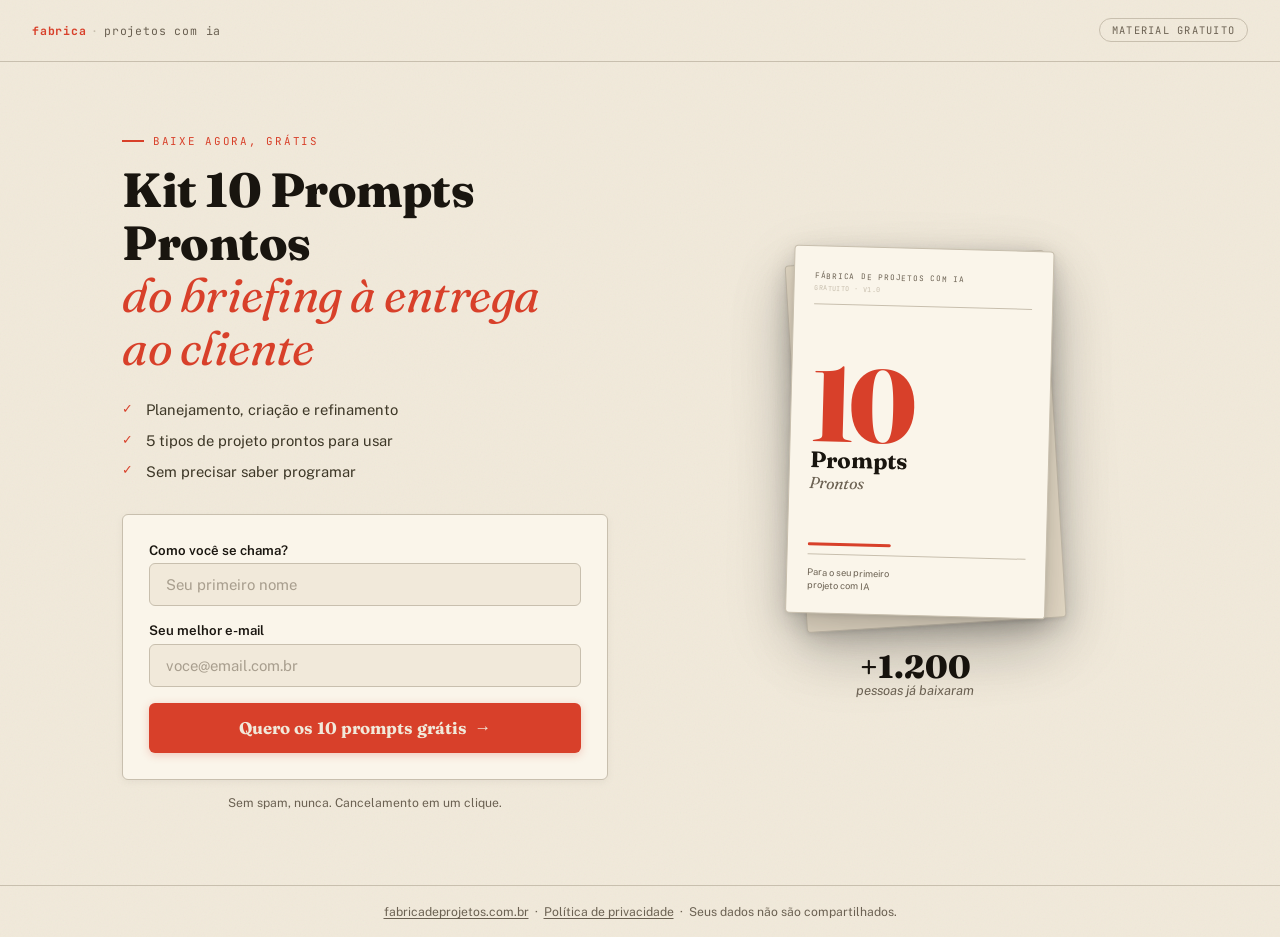
<file: projetos/10-pagina-captura-infoproduto/referencia/index.html>
<!DOCTYPE html>
<html lang="pt-BR">
<head>
  <meta charset="UTF-8">
  <meta name="viewport" content="width=device-width, initial-scale=1.0">
  <title>Kit 10 Prompts Prontos — Fábrica de Projetos com IA</title>
  <meta name="description" content="Baixe grátis o kit com 10 prompts prontos para criar projetos com IA — do briefing à entrega ao cliente, sem precisar saber programar.">

  <!-- Open Graph -->
  <meta property="og:title" content="Kit 10 Prompts Prontos — Fábrica de Projetos com IA">
  <meta property="og:description" content="Baixe grátis. Do briefing à entrega ao cliente, sem programar.">
  <meta property="og:type" content="website">

  <!-- Fonts: Fraunces + Public Sans + JetBrains Mono — mesma stack do lead magnet -->
  <link rel="preconnect" href="https://fonts.googleapis.com">
  <link rel="preconnect" href="https://fonts.gstatic.com" crossorigin>
  <link rel="stylesheet"
        href="https://fonts.googleapis.com/css2?family=Fraunces:ital,opsz,wght@0,9..144,400;0,9..144,700;0,9..144,800;1,9..144,400;1,9..144,700&family=Public+Sans:wght@400;500;600&family=JetBrains+Mono:wght@400&display=swap"
        media="print" onload="this.media='all'">
  <noscript>
    <link rel="stylesheet" href="https://fonts.googleapis.com/css2?family=Fraunces:ital,opsz,wght@0,9..144,400;0,9..144,700;0,9..144,800;1,9..144,400;1,9..144,700&family=Public+Sans:wght@400;500;600&family=JetBrains+Mono:wght@400&display=swap">
  </noscript>

  <link rel="stylesheet" href="styles.css">
</head>
<body>

  <!-- ── Topo ─────────────────────────────────────────────────────────── -->
  <header class="topo">
    <a href="#" class="topo__marca">
      <span class="topo__mono">fabrica</span><!-- --><span class="topo__sep">·</span><!-- --><span class="topo__rest">projetos com ia</span>
    </a>
    <p class="topo__tag">Material gratuito</p>
  </header>

  <!-- ── Herói principal ───────────────────────────────────────────────── -->
  <main>
    <section class="heroi">

      <!-- Coluna esquerda: copy + formulário -->
      <div class="heroi__conteudo">
        <p class="kicker">Baixe agora, grátis</p>

        <h1 class="titulo">
          Kit 10 Prompts Prontos<br>
          <em>do briefing à entrega<br>ao cliente</em>
        </h1>

        <ul class="valor">
          <li>Planejamento, criação e refinamento</li>
          <li>5 tipos de projeto prontos para usar</li>
          <li>Sem precisar saber programar</li>
        </ul>

        <!-- Estado padrão: formulário -->
        <div class="formulario-wrap" id="estado-form">
          <form class="formulario" id="form-captura" novalidate>
            <div class="campo-grupo">
              <label for="nome">Como você se chama?</label>
              <input type="text" id="nome" name="nome"
                     autocomplete="given-name"
                     placeholder="Seu primeiro nome" required>
            </div>
            <div class="campo-grupo">
              <label for="email">Seu melhor e-mail</label>
              <input type="email" id="email" name="email"
                     autocomplete="email"
                     placeholder="voce@email.com.br" required>
            </div>
            <button type="submit" class="btn-principal">
              Quero os 10 prompts grátis
              <span class="btn-seta" aria-hidden="true">→</span>
            </button>
          </form>
          <p class="privacidade">
            Sem spam, nunca. Cancelamento em um clique.
          </p>
        </div>

        <!-- Estado de sucesso (oculto até envio) -->
        <div class="sucesso" id="estado-sucesso" hidden>
          <div class="sucesso__icone" aria-hidden="true">✉</div>
          <h2 class="sucesso__titulo">Enviado!</h2>
          <p class="sucesso__msg">
            Verifique sua caixa de entrada — e o spam, só por garantia.
          </p>
          <a href="../../../marketing/lead-magnet/10-prompts.html"
             class="btn-principal btn-principal--sec" target="_blank">
            Abrir o kit agora →
          </a>
          <p class="privacidade">
            (Em produção o link chega por e-mail, não fica exposto na página)
          </p>
        </div>
      </div>

      <!-- Coluna direita: mockup CSS do documento -->
      <div class="heroi__visual" aria-hidden="true">
        <div class="mockup-cena">

          <!-- Folha-sombra atrás -->
          <div class="mockup-sombra"></div>

          <!-- Documento principal -->
          <div class="mockup-doc">
            <div class="mockup-topo">
              <span class="mockup-mono">FÁBRICA DE PROJETOS COM IA</span>
              <span class="mockup-badge">Gratuito · v1.0</span>
            </div>

            <div class="mockup-corpo">
              <div class="mockup-num">10</div>
              <div class="mockup-subtitulo">
                <strong>Prompts</strong>
                <em>Prontos</em>
              </div>
            </div>

            <div class="mockup-divisor"></div>

            <p class="mockup-descricao">
              Para o seu primeiro<br>projeto com IA
            </p>
          </div>
        </div>

        <!-- Prova social abaixo do mockup -->
        <div class="prova" aria-label="Prova social">
          <p class="prova__num">+1.200</p>
          <p class="prova__texto">pessoas já baixaram</p>
        </div>
      </div>

    </section>
  </main>

  <!-- ── Rodapé ─────────────────────────────────────────────────────────── -->
  <footer class="rodape">
    <p>
      <a href="#">fabricadeprojetos.com.br</a>
      &nbsp;·&nbsp;
      <a href="#">Política de privacidade</a>
      &nbsp;·&nbsp;
      Seus dados não são compartilhados.
    </p>
  </footer>

  <!-- ── Script ─────────────────────────────────────────────────────────── -->
  <script>
    const form      = document.getElementById('form-captura');
    const estadoFrm = document.getElementById('estado-form');
    const estadoOk  = document.getElementById('estado-sucesso');

    form.addEventListener('submit', function (e) {
      e.preventDefault();

      const nome  = form.nome.value.trim();
      const email = form.email.value.trim();

      // Validação visual
      let valido = true;
      [form.nome, form.email].forEach(campo => {
        const vazio = !campo.value.trim();
        const emailInv = campo.type === 'email' && !campo.value.includes('@');
        if (vazio || emailInv) {
          campo.classList.add('erro');
          valido = false;
        }
      });
      if (!valido) return;

      // ─── INTEGRAÇÃO ESP ───────────────────────────────────────────────
      // Substitua este bloco pela chamada real ao seu serviço de e-mail.
      //
      // Exemplos:
      //
      //   • Formspree (mais simples, sem backend):
      //     fetch('https://formspree.io/f/SEU_ID', {
      //       method: 'POST',
      //       headers: { 'Content-Type': 'application/json' },
      //       body: JSON.stringify({ nome, email })
      //     });
      //
      //   • MailerLite:
      //     fetch('https://api.mailerlite.com/api/v2/subscribers', {
      //       method: 'POST',
      //       headers: {
      //         'Content-Type': 'application/json',
      //         'X-MailerLite-ApiKey': 'SUA_CHAVE'
      //       },
      //       body: JSON.stringify({ email, name: nome, resubscribe: true })
      //     });
      //
      //   • Brevo (ex-Sendinblue):
      //     fetch('https://api.brevo.com/v3/contacts', {
      //       method: 'POST',
      //       headers: {
      //         'Content-Type': 'application/json',
      //         'api-key': 'SUA_CHAVE'
      //       },
      //       body: JSON.stringify({
      //         email,
      //         attributes: { FIRSTNAME: nome },
      //         listIds: [ID_DA_LISTA]
      //       })
      //     });
      // ─────────────────────────────────────────────────────────────────

      // Simula envio bem-sucedido
      console.log('Lead:', { nome, email }); // remover em produção

      estadoFrm.hidden = true;
      estadoOk.hidden  = false;
    });

    // Remove classe de erro ao digitar
    form.querySelectorAll('input').forEach(input => {
      input.addEventListener('input', () => input.classList.remove('erro'));
    });
  </script>
</body>
</html>
</file>
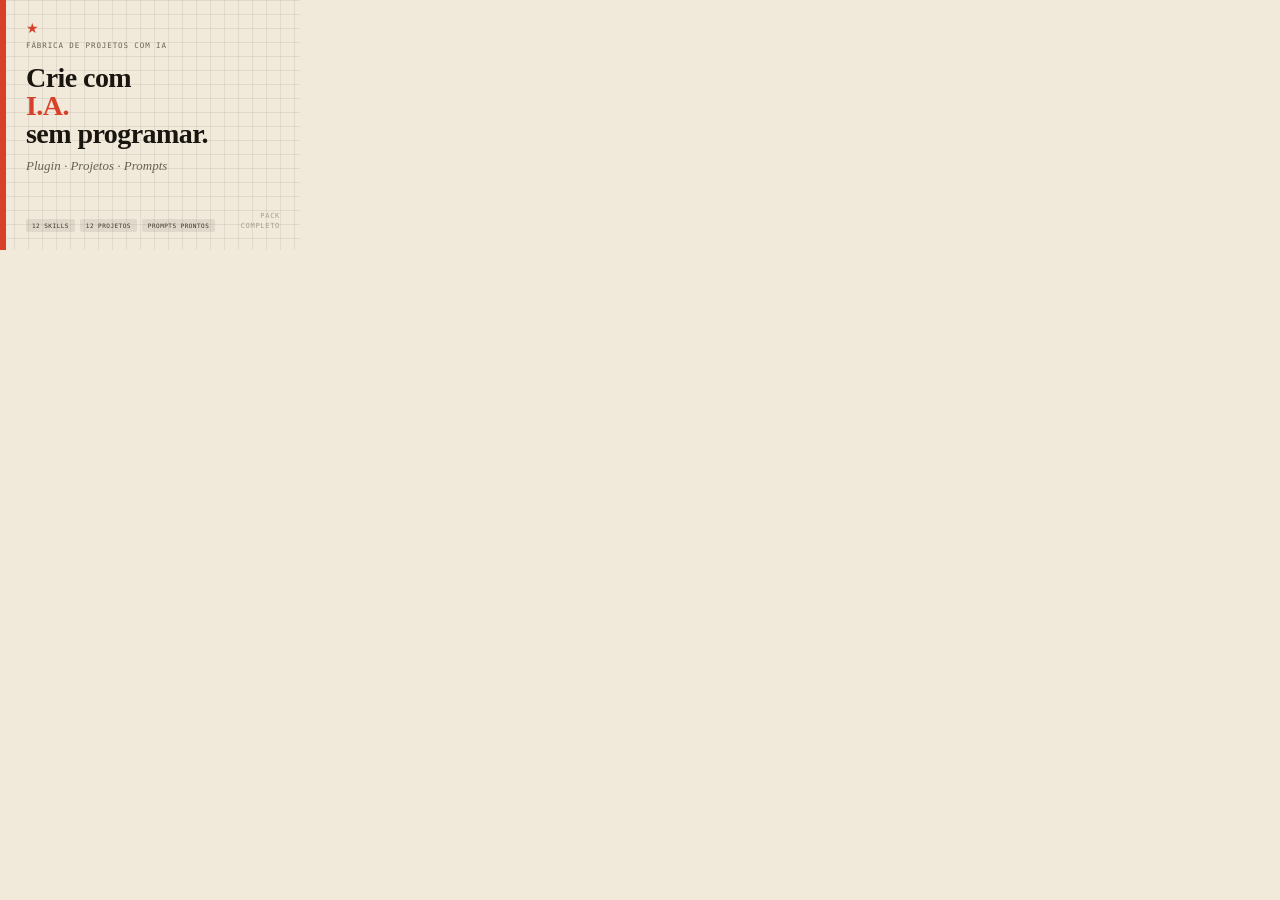
<file: marketing/capa-produto.html>
<!DOCTYPE html>
<html>
<head>
<meta charset="UTF-8">
<style>
  * { margin: 0; padding: 0; box-sizing: border-box; }
  html, body { width: 300px; height: 250px; overflow: hidden; }

  @import url('https://fonts.googleapis.com/css2?family=Fraunces:ital,opsz,wght@0,9..144,800;1,9..144,400&family=JetBrains+Mono:wght@400&display=swap');

  body {
    width: 300px;
    height: 250px;
    background: #f1e9da;
    font-family: 'Fraunces', Georgia, serif;
    position: relative;
    overflow: hidden;
  }

  /* Grid de fundo */
  .grid {
    position: absolute;
    inset: 0;
    background-image:
      linear-gradient(rgba(25,21,15,.07) 1px, transparent 1px),
      linear-gradient(90deg, rgba(25,21,15,.07) 1px, transparent 1px);
    background-size: 14px 14px;
  }

  /* Faixa lateral esquerda vermelhão */
  .faixa {
    position: absolute;
    left: 0; top: 0; bottom: 0;
    width: 6px;
    background: #d8402a;
  }

  /* Conteúdo */
  .conteudo {
    position: absolute;
    inset: 0;
    padding: 22px 20px 18px 26px;
    display: flex;
    flex-direction: column;
    justify-content: space-between;
  }

  .topo {
    display: flex;
    flex-direction: column;
    gap: 4px;
  }

  .estrela {
    font-size: 14px;
    color: #d8402a;
    letter-spacing: 0;
    line-height: 1;
    margin-bottom: 2px;
  }

  .marca {
    font-family: 'JetBrains Mono', monospace;
    font-size: 7.5px;
    letter-spacing: .12em;
    text-transform: uppercase;
    color: #6b6152;
    line-height: 1;
  }

  .titulo {
    margin-top: 10px;
  }

  .titulo-principal {
    font-size: 28px;
    font-weight: 800;
    color: #19150f;
    line-height: 1.0;
    letter-spacing: -.02em;
  }

  .titulo-ia {
    color: #d8402a;
  }

  .subtitulo {
    font-style: italic;
    font-weight: 400;
    font-size: 13px;
    color: #6b6152;
    line-height: 1.3;
    margin-top: 6px;
  }

  .rodape {
    display: flex;
    align-items: flex-end;
    justify-content: space-between;
  }

  .chips {
    display: flex;
    gap: 5px;
    flex-wrap: wrap;
  }

  .chip {
    font-family: 'JetBrains Mono', monospace;
    font-size: 6px;
    letter-spacing: .08em;
    text-transform: uppercase;
    color: #3d3727;
    background: rgba(25,21,15,.08);
    border-radius: 2px;
    padding: 3px 6px;
  }

  .num {
    font-family: 'JetBrains Mono', monospace;
    font-size: 7px;
    color: #a89e8e;
    letter-spacing: .1em;
    text-align: right;
    line-height: 1.4;
  }
</style>
</head>
<body>
  <div class="grid"></div>
  <div class="faixa"></div>
  <div class="conteudo">
    <div class="topo">
      <div class="estrela">★</div>
      <div class="marca">Fábrica de Projetos com IA</div>
      <div class="titulo">
        <div class="titulo-principal">Crie com<br><span class="titulo-ia">I.A.</span><br>sem programar.</div>
      </div>
      <div class="subtitulo">Plugin · Projetos · Prompts</div>
    </div>
    <div class="rodape">
      <div class="chips">
        <span class="chip">12 skills</span>
        <span class="chip">12 projetos</span>
        <span class="chip">prompts prontos</span>
      </div>
      <div class="num">PACK<br>COMPLETO</div>
    </div>
  </div>
</body>
</html>
</file>
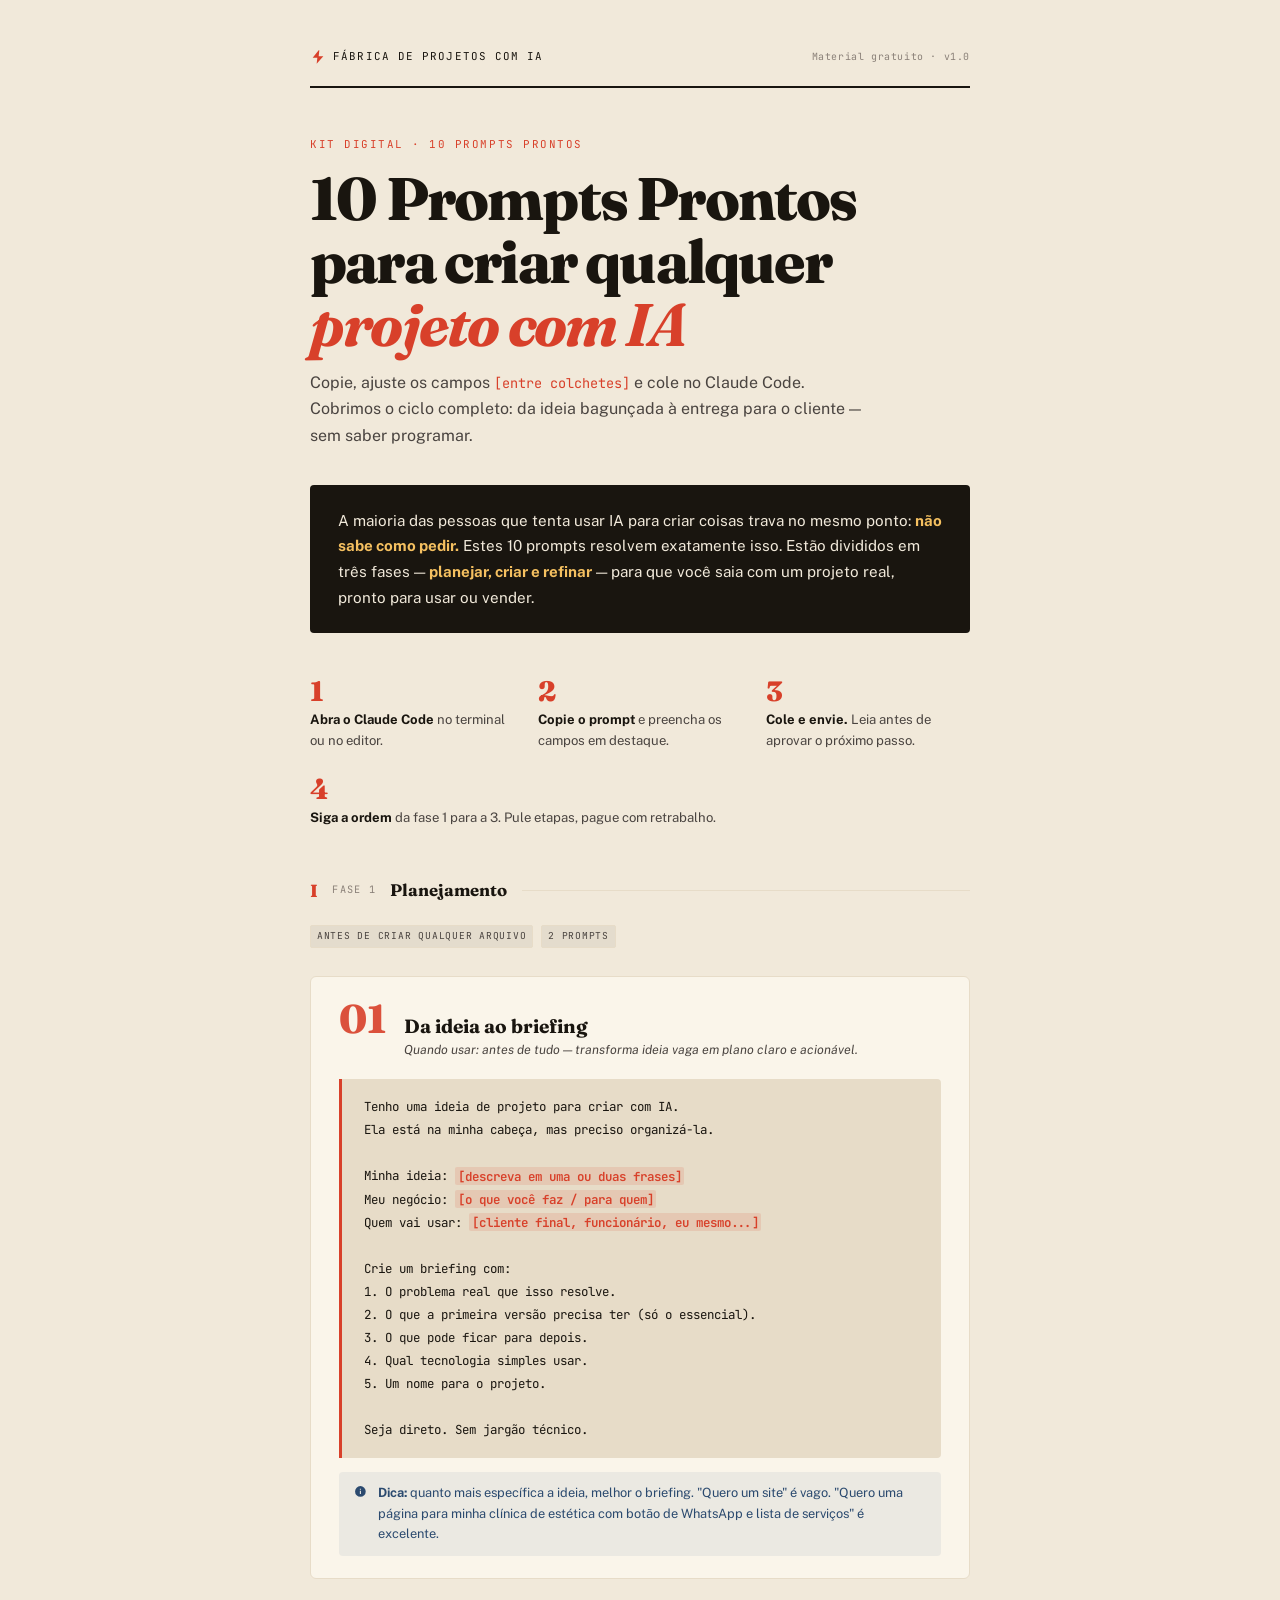
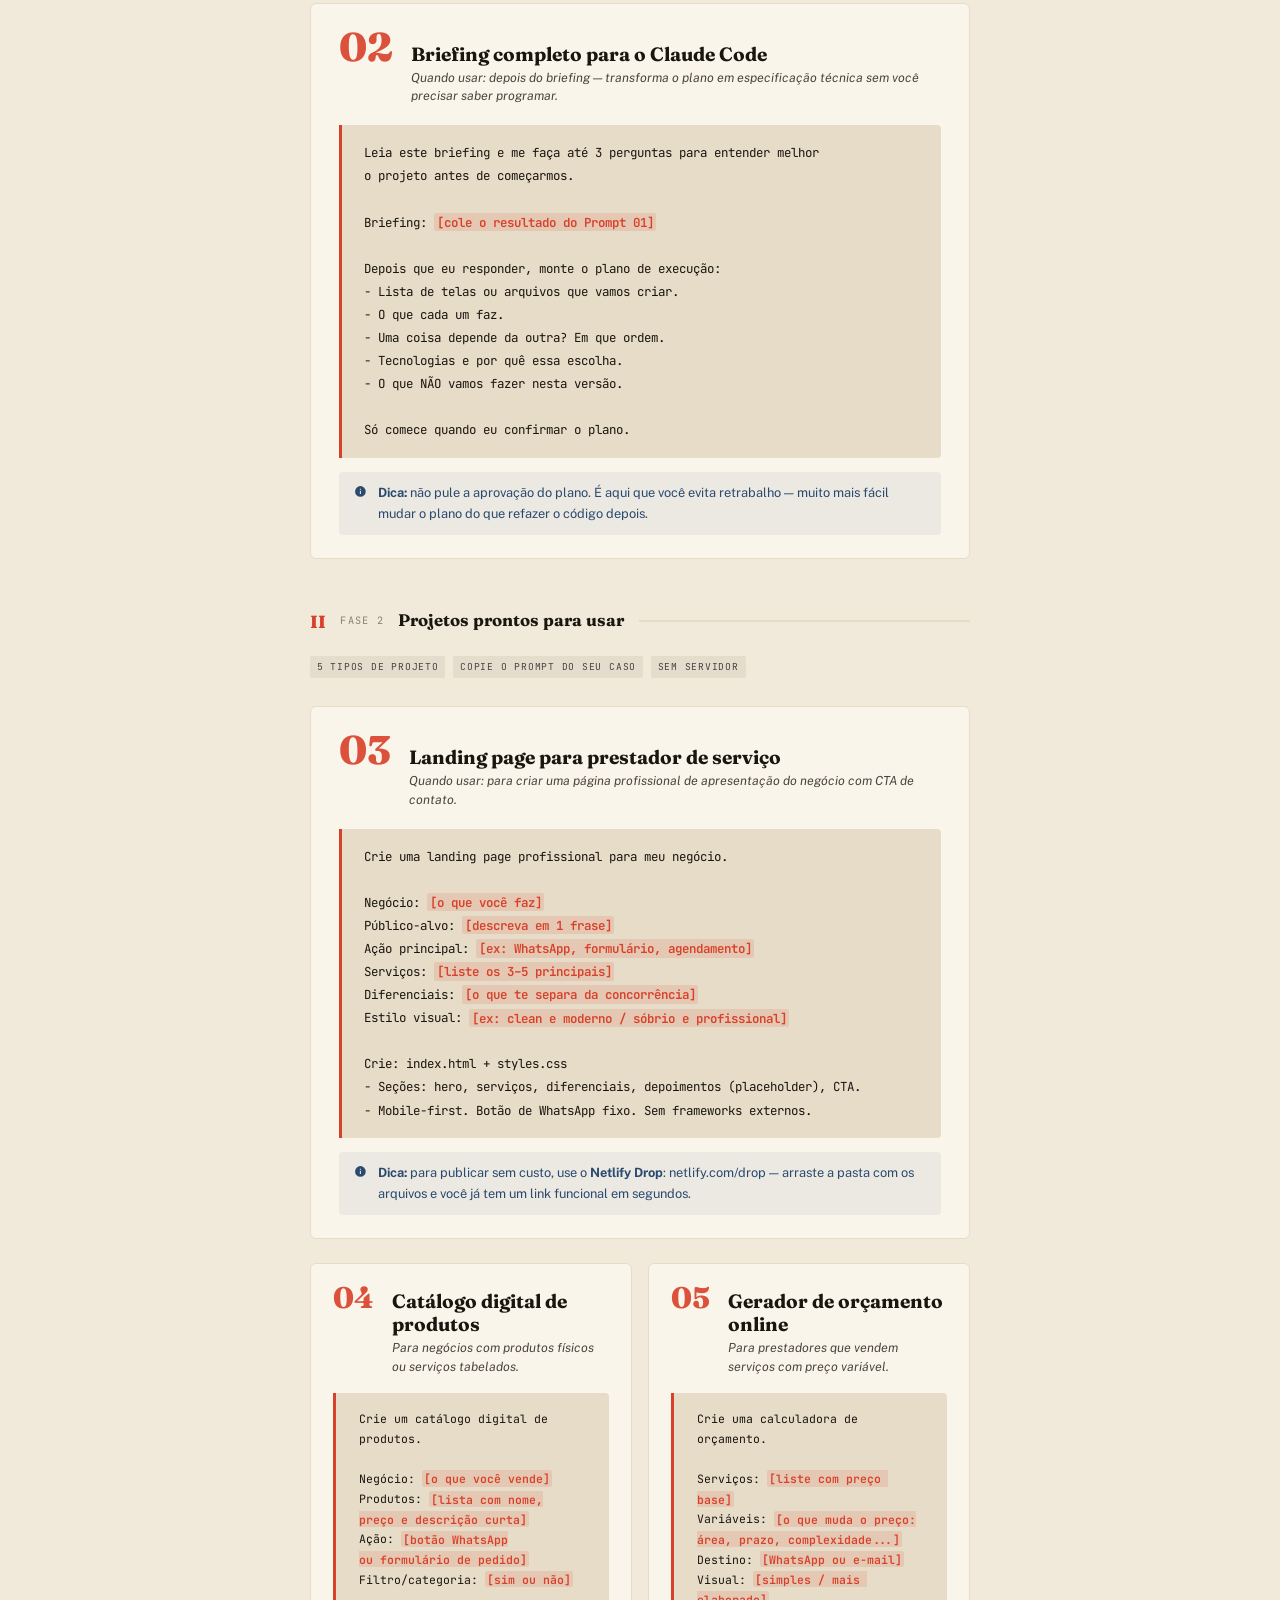
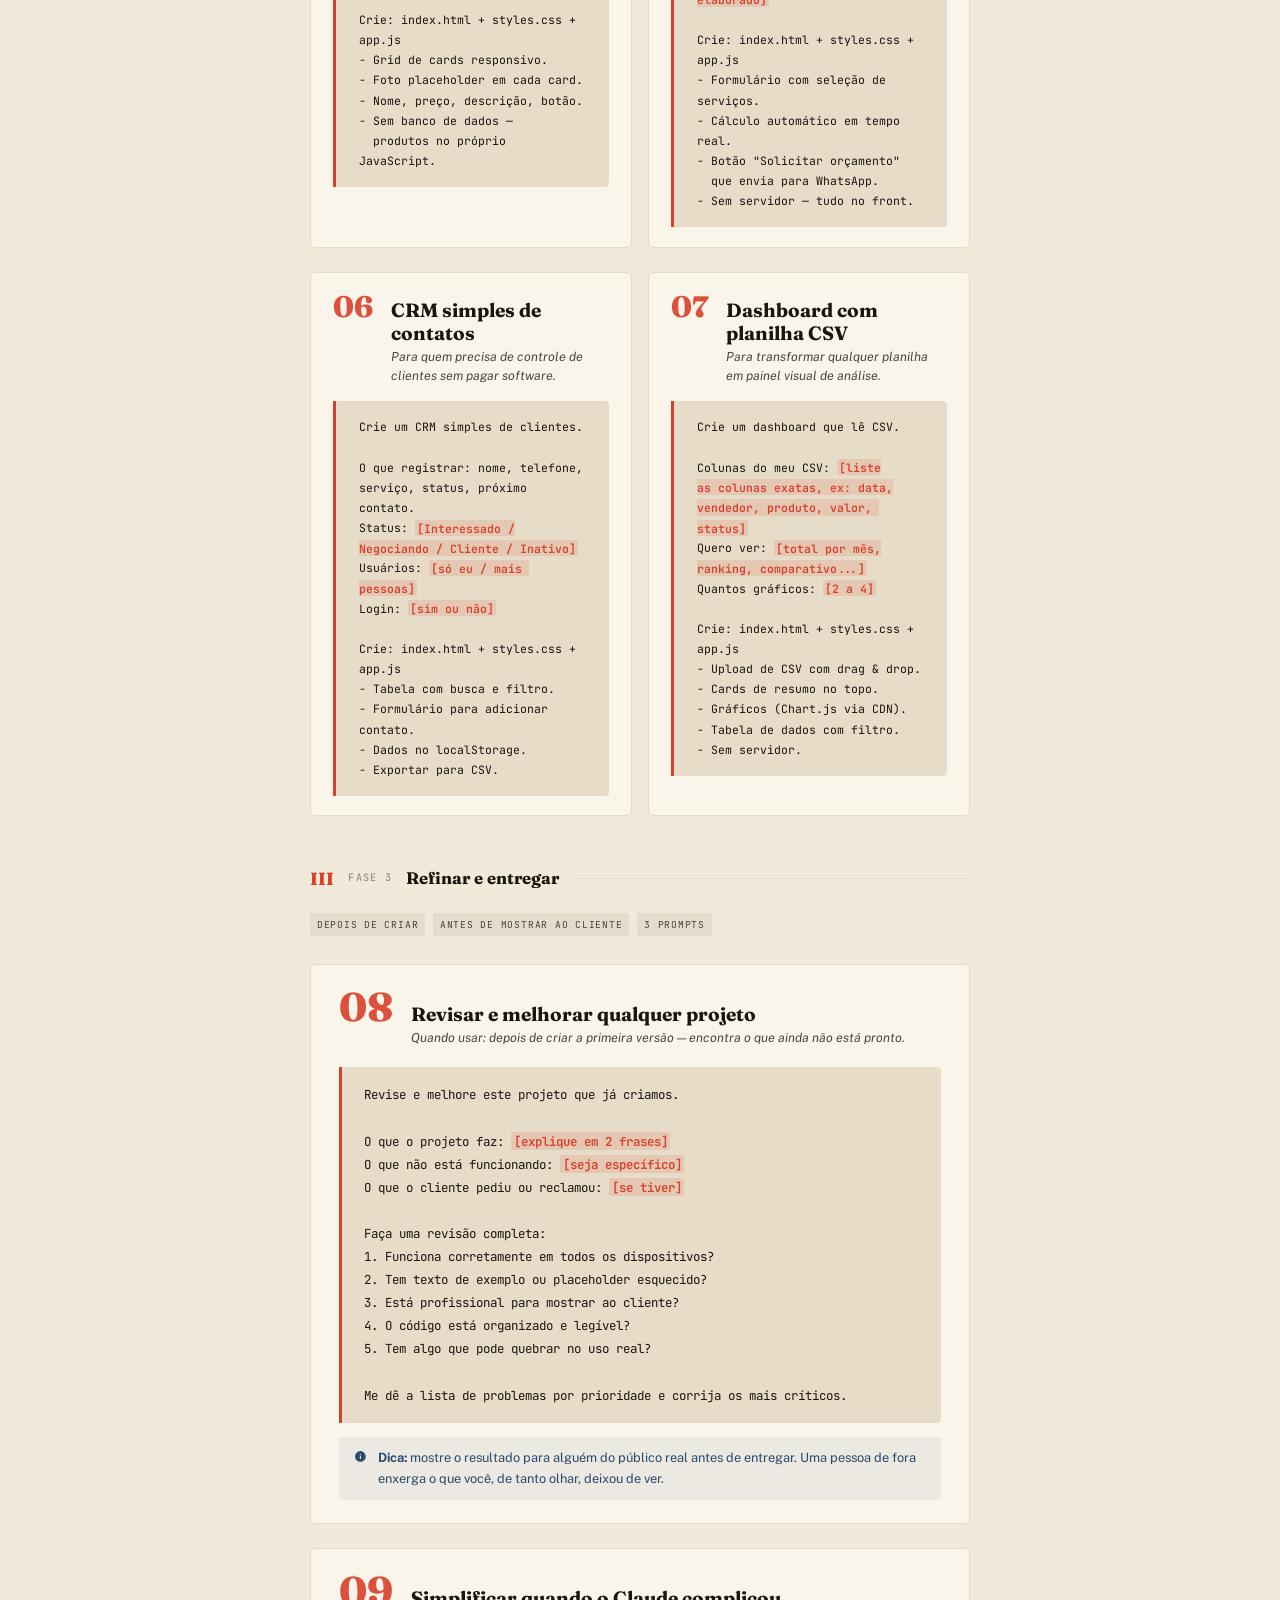
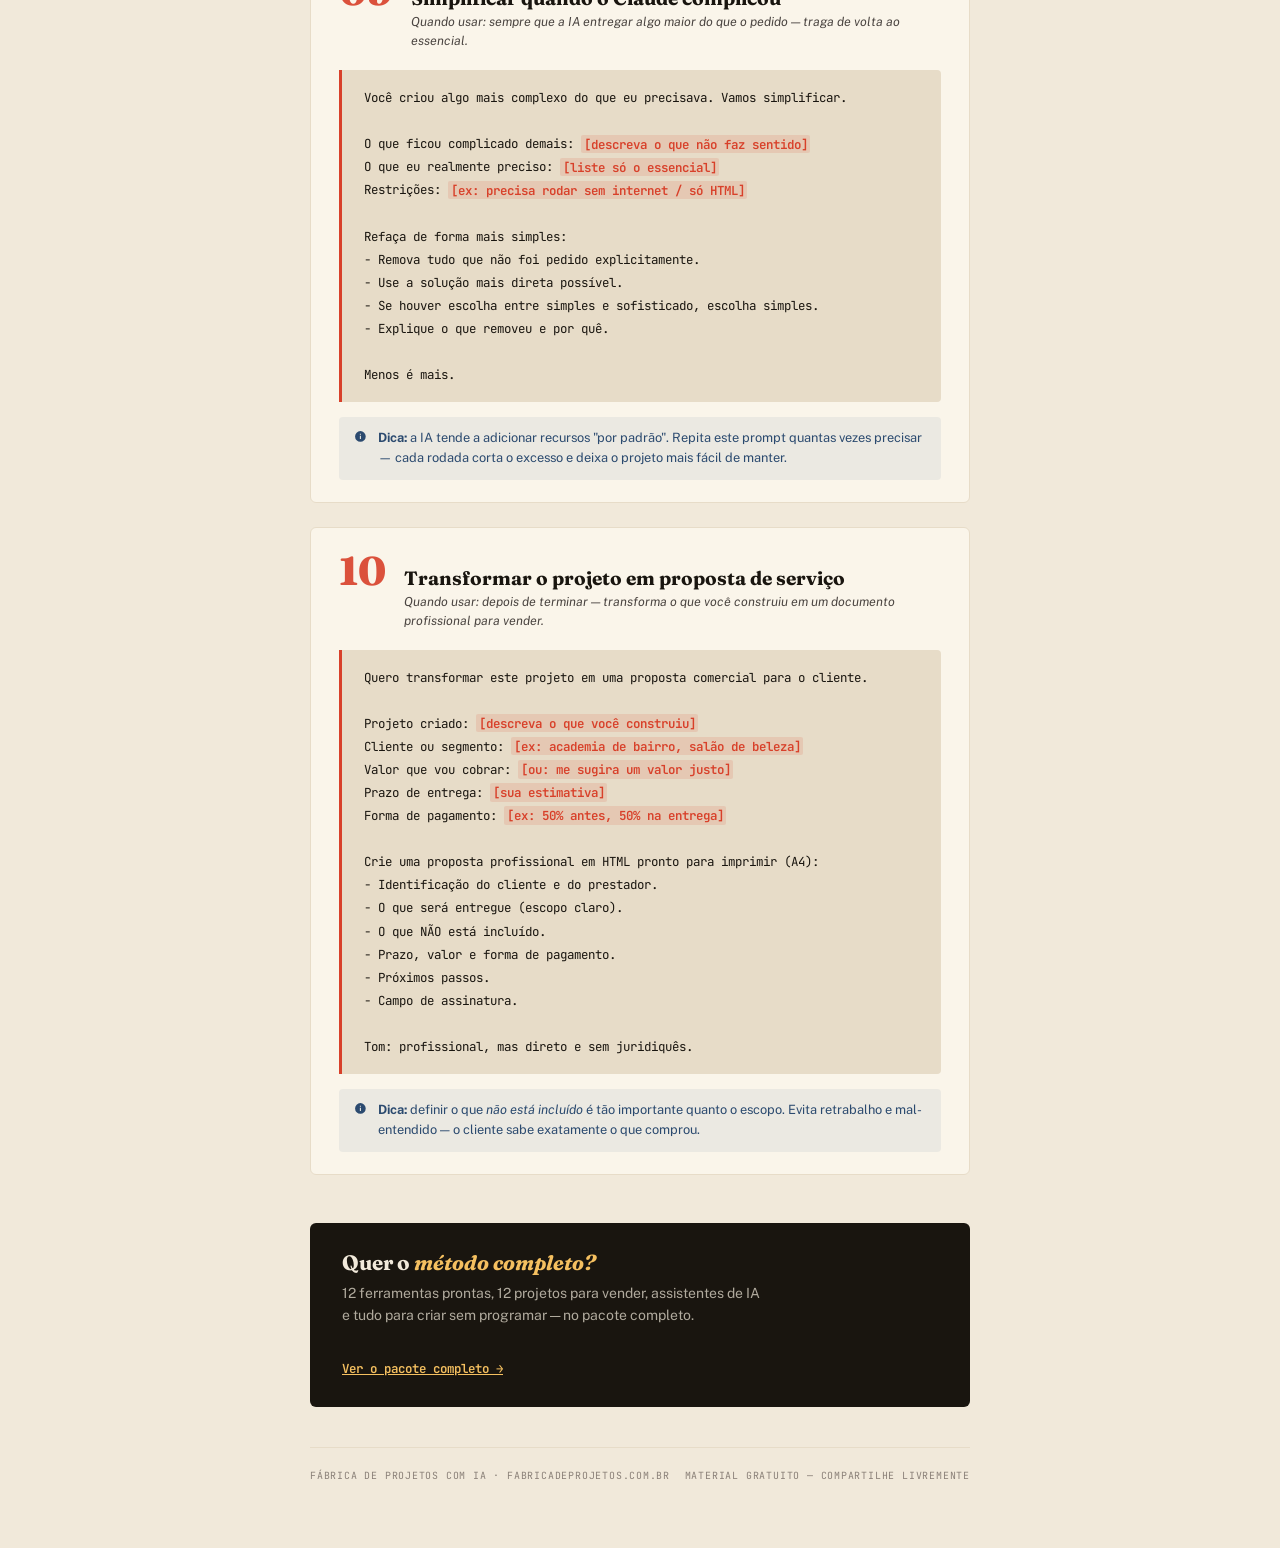
<file: marketing/landing-page/10-prompts.html>
<!DOCTYPE html>
<html lang="pt-BR">
<head>
  <meta charset="UTF-8">
  <meta name="viewport" content="width=device-width, initial-scale=1.0">
  <title>10 Prompts Prontos — Fábrica de Projetos com IA</title>
  <!--
    LEAD MAGNET — Fábrica de Projetos com IA
    Kit de 10 Prompts Prontos para Criar Projetos com IA
    Para gerar o PDF: abra no navegador → Ctrl+P (ou Cmd+P) → Salvar como PDF
    Configuração de impressão: A4, sem cabeçalhos/rodapés do navegador, margens mínimas
  -->

  <link rel="preconnect" href="https://fonts.googleapis.com">
  <link rel="preconnect" href="https://fonts.gstatic.com" crossorigin>
  <link rel="stylesheet"
    href="https://fonts.googleapis.com/css2?family=Fraunces:ital,opsz,wght@0,9..144,700;0,9..144,800;1,9..144,400;1,9..144,700&family=Public+Sans:ital,wght@0,400;0,600;0,700;1,400&family=JetBrains+Mono:wght@400;600&display=swap"
    media="print" onload="this.media='all'">
  <noscript>
    <link rel="stylesheet"
      href="https://fonts.googleapis.com/css2?family=Fraunces:ital,opsz,wght@0,9..144,700;0,9..144,800;1,9..144,400;1,9..144,700&family=Public+Sans:ital,wght@0,400;0,600;0,700;1,400&family=JetBrains+Mono:wght@400;600&display=swap">
  </noscript>

  <style>
    /* ── Tokens ──────────────────────────────────────────────── */
    :root {
      --paper:   #f1e9da;
      --paper-2: #e7dcc8;
      --card:    #faf5ea;
      --ink:     #19150f;
      --ink-m:   #4a4440;
      --ink-l:   #8a8078;
      --accent:  #d8402a;
      --blue:    #2b4a6f;
      --serif:   'Fraunces', Georgia, serif;
      --sans:    'Public Sans', system-ui, sans-serif;
      --mono:    'JetBrains Mono', ui-monospace, monospace;
    }

    *, *::before, *::after { box-sizing: border-box; margin: 0; padding: 0; }

    body {
      font-family: var(--sans);
      background: var(--paper);
      color: var(--ink);
      line-height: 1.65;
      font-size: 1rem;
      -webkit-font-smoothing: antialiased;
    }

    /* ── Página ──────────────────────────────────────────────── */
    .page {
      max-width: 740px;
      margin: 0 auto;
      padding: 3rem 2.5rem 4rem;
    }

    /* ── Cabeçalho ───────────────────────────────────────────── */
    .header {
      display: flex;
      align-items: center;
      justify-content: space-between;
      padding-bottom: 1.25rem;
      margin-bottom: 3rem;
      border-bottom: 2px solid var(--ink);
    }
    .header__brand {
      display: flex;
      align-items: center;
      gap: .45rem;
      font-family: var(--mono);
      font-size: .68rem;
      letter-spacing: .1em;
      text-transform: uppercase;
      color: var(--ink);
    }
    .header__bolt { width: 1rem; height: 1rem; color: var(--accent); flex-shrink: 0; }
    .header__code {
      font-family: var(--mono);
      font-size: .62rem;
      color: var(--ink-l);
      letter-spacing: .06em;
    }

    /* ── Título principal ────────────────────────────────────── */
    .hero { margin-bottom: 2.25rem; }
    .hero__kicker {
      font-family: var(--mono);
      font-size: .68rem;
      text-transform: uppercase;
      letter-spacing: .14em;
      color: var(--accent);
      margin-bottom: .85rem;
    }
    .hero__title {
      font-family: var(--serif);
      font-size: clamp(2.6rem, 6vw, 3.75rem);
      font-weight: 800;
      line-height: 1.05;
      letter-spacing: -.03em;
      margin-bottom: .85rem;
    }
    .hero__title em {
      font-style: italic;
      font-weight: 700;
      color: var(--accent);
    }
    .hero__sub {
      font-size: 1rem;
      color: var(--ink-m);
      max-width: 560px;
      line-height: 1.65;
    }

    /* ── Caixa de contexto ───────────────────────────────────── */
    .context-box {
      background: var(--ink);
      color: var(--paper);
      padding: 1.4rem 1.75rem;
      border-radius: 4px;
      margin-bottom: 2.75rem;
      font-size: .95rem;
      line-height: 1.7;
    }
    .context-box strong { color: #f5c060; }

    /* ── Como usar ───────────────────────────────────────────── */
    .how-to {
      display: flex;
      gap: 1.5rem;
      margin-bottom: 2.75rem;
      flex-wrap: wrap;
    }
    .how-to__step {
      flex: 1;
      min-width: 150px;
      display: flex;
      flex-direction: column;
      gap: .3rem;
    }
    .how-to__num {
      font-family: var(--serif);
      font-size: 1.75rem;
      font-weight: 800;
      color: var(--accent);
      line-height: 1;
    }
    .how-to__text {
      font-size: .82rem;
      color: var(--ink-m);
      line-height: 1.55;
    }
    .how-to__text strong { color: var(--ink); }

    /* ── Separador de seção ──────────────────────────────────── */
    .secao-header {
      display: flex;
      align-items: center;
      gap: .9rem;
      margin: 3rem 0 1.75rem;
    }
    .secao-header::after {
      content: '';
      flex: 1;
      height: 1.5px;
      background: var(--paper-2);
    }
    .secao-header__num {
      font-family: var(--serif);
      font-size: 1.1rem;
      font-weight: 800;
      color: var(--accent);
      flex-shrink: 0;
    }
    .secao-header__label {
      font-family: var(--mono);
      font-size: .64rem;
      text-transform: uppercase;
      letter-spacing: .12em;
      color: var(--ink-l);
      flex-shrink: 0;
    }
    .secao-header__titulo {
      font-family: var(--serif);
      font-size: 1.05rem;
      font-weight: 700;
      color: var(--ink);
      flex-shrink: 0;
    }

    /* ── Chips de projeto ────────────────────────────────────── */
    .secao-chips {
      display: flex;
      gap: .5rem;
      flex-wrap: wrap;
      margin: -.5rem 0 1.75rem;
    }
    .chip {
      font-family: var(--mono);
      font-size: .6rem;
      letter-spacing: .08em;
      text-transform: uppercase;
      color: var(--ink-m);
      background: rgba(25,21,15,.06);
      border: 1px solid var(--paper-2);
      border-radius: 2px;
      padding: .25em .6em;
    }

    /* ── Cards de prompt ─────────────────────────────────────── */
    .prompt-card {
      background: var(--card);
      border: 1.5px solid var(--paper-2);
      border-radius: 6px;
      margin-bottom: 1.5rem;
      overflow: hidden;
      break-inside: avoid;
      page-break-inside: avoid;
    }

    .prompt-card__top {
      display: flex;
      align-items: baseline;
      gap: 1.1rem;
      padding: 1.4rem 1.75rem .2rem;
    }
    .prompt-card__num {
      font-family: var(--serif);
      font-size: 2.5rem;
      font-weight: 800;
      color: var(--accent);
      line-height: 1;
      flex-shrink: 0;
      user-select: none;
      opacity: .9;
    }
    .prompt-card__meta { flex: 1; }
    .prompt-card__title {
      font-family: var(--serif);
      font-size: 1.2rem;
      font-weight: 700;
      line-height: 1.2;
      margin-bottom: .2rem;
    }
    .prompt-card__when {
      font-size: .78rem;
      color: var(--ink-m);
      font-style: italic;
      line-height: 1.5;
    }

    .prompt-card__body { padding: 1rem 1.75rem 1.4rem; }

    .prompt-text {
      background: var(--paper-2);
      border-left: 3.5px solid var(--accent);
      border-radius: 0 4px 4px 0;
      padding: 1rem 1.4rem;
      font-family: var(--mono);
      font-size: .78rem;
      line-height: 1.85;
      color: var(--ink);
      white-space: pre-wrap;
      word-break: break-word;
    }
    .prompt-text .campo {
      background: rgba(216,64,42,.13);
      color: var(--accent);
      border-radius: 2px;
      padding: .05em .2em;
      font-weight: 600;
    }

    .tip {
      display: flex;
      gap: .7rem;
      align-items: flex-start;
      margin-top: .9rem;
      padding: .7rem .95rem;
      background: rgba(43,74,111,.07);
      border-radius: 4px;
      font-size: .8rem;
      color: var(--blue);
      line-height: 1.6;
    }
    .tip svg { width: 1em; height: 1em; flex-shrink: 0; margin-top: .15em; fill: var(--blue); }

    /* ── Grade 2 colunas (projetos 03-07) ────────────────────── */
    .prompt-2col {
      display: grid;
      grid-template-columns: 1fr 1fr;
      gap: 1rem;
      margin-bottom: 1.5rem;
    }
    .prompt-2col .prompt-card {
      margin-bottom: 0;
    }
    .prompt-2col .prompt-card__num {
      font-size: 1.85rem;
    }
    .prompt-2col .prompt-card__top {
      padding: 1.2rem 1.4rem .15rem;
    }
    .prompt-2col .prompt-card__body {
      padding: .85rem 1.4rem 1.2rem;
    }
    .prompt-2col .prompt-text {
      font-size: .72rem;
      line-height: 1.75;
    }

    /* ── CTA final ───────────────────────────────────────────── */
    .cta-box {
      background: var(--ink);
      color: var(--paper);
      border-radius: 6px;
      padding: 1.75rem 2rem;
      display: flex;
      align-items: center;
      justify-content: space-between;
      gap: 2rem;
      flex-wrap: wrap;
      margin-top: 3rem;
      margin-bottom: 2.5rem;
    }
    .cta-box h2 {
      font-family: var(--serif);
      font-size: 1.3rem;
      font-weight: 700;
      line-height: 1.2;
      margin-bottom: .35rem;
    }
    .cta-box h2 em { font-style: italic; color: #f5c060; }
    .cta-box p { font-size: .875rem; color: rgba(241,233,218,.7); line-height: 1.6; }
    .cta-box__link {
      font-family: var(--mono);
      font-size: .78rem;
      font-weight: 600;
      color: #f5c060;
      white-space: nowrap;
      text-decoration: underline;
    }

    /* ── Rodapé ──────────────────────────────────────────────── */
    .footer {
      display: flex;
      justify-content: space-between;
      align-items: center;
      flex-wrap: wrap;
      gap: .75rem;
      padding-top: 1.25rem;
      border-top: 1px solid var(--paper-2);
      font-family: var(--mono);
      font-size: .62rem;
      text-transform: uppercase;
      letter-spacing: .08em;
      color: var(--ink-l);
    }

    /* ── Print ───────────────────────────────────────────────── */
    @media print {
      @page { size: A4; margin: 16mm 20mm; }

      body { background: white; font-size: .88rem; }
      .page { padding: 0; max-width: 100%; }
      .hero__title { font-size: 2.6rem; }

      .prompt-card, .cta-box {
        page-break-inside: avoid;
        break-inside: avoid;
      }
      .secao-header { page-break-before: auto; }
      .prompt-2col { grid-template-columns: 1fr 1fr; }
    }

    /* ── Mobile ──────────────────────────────────────────────── */
    @media (max-width: 620px) {
      .page { padding: 2rem 1.25rem 3rem; }
      .how-to { flex-direction: column; gap: 1rem; }
      .prompt-2col { grid-template-columns: 1fr; }
      .cta-box { flex-direction: column; align-items: flex-start; }
    }
  </style>
</head>
<body>
<div class="page">

  <!-- ── Cabeçalho ──────────────────────────────────────────── -->
  <header class="header">
    <div class="header__brand">
      <svg class="header__bolt" viewBox="0 0 20 24" fill="none" aria-hidden="true">
        <path d="M11 2L2 13h7l-1 9 10-11h-7l1-9z" fill="currentColor"/>
      </svg>
      Fábrica de Projetos com IA
    </div>
    <span class="header__code">Material gratuito · v1.0</span>
  </header>

  <!-- ── Herói ──────────────────────────────────────────────── -->
  <div class="hero">
    <p class="hero__kicker">Kit digital · 10 prompts prontos</p>
    <h1 class="hero__title">
      10 Prompts Prontos<br>
      para criar qualquer<br>
      <em>projeto com IA</em>
    </h1>
    <p class="hero__sub">
      Copie, ajuste os campos <code style="font-family:var(--mono);font-size:.85em;color:var(--accent);">[entre colchetes]</code>
      e cole no Claude Code. Cobrimos o ciclo completo: da ideia bagunçada à entrega
      para o cliente — sem saber programar.
    </p>
  </div>

  <!-- ── Contexto ───────────────────────────────────────────── -->
  <div class="context-box">
    A maioria das pessoas que tenta usar IA para criar coisas trava no mesmo ponto:
    <strong>não sabe como pedir.</strong> Estes 10 prompts resolvem exatamente isso.
    Estão divididos em três fases — <strong>planejar, criar e refinar</strong> — para
    que você saia com um projeto real, pronto para usar ou vender.
  </div>

  <!-- ── Como usar ──────────────────────────────────────────── -->
  <div class="how-to" aria-label="Como usar">
    <div class="how-to__step">
      <span class="how-to__num">1</span>
      <p class="how-to__text"><strong>Abra o Claude Code</strong> no terminal ou no editor.</p>
    </div>
    <div class="how-to__step">
      <span class="how-to__num">2</span>
      <p class="how-to__text"><strong>Copie o prompt</strong> e preencha os campos em destaque.</p>
    </div>
    <div class="how-to__step">
      <span class="how-to__num">3</span>
      <p class="how-to__text"><strong>Cole e envie.</strong> Leia antes de aprovar o próximo passo.</p>
    </div>
    <div class="how-to__step">
      <span class="how-to__num">4</span>
      <p class="how-to__text"><strong>Siga a ordem</strong> da fase 1 para a 3. Pule etapas, pague com retrabalho.</p>
    </div>
  </div>


  <!-- ══════════════════════════════════════════════════════════
       FASE 1 — PLANEJAMENTO
  ═══════════════════════════════════════════════════════════ -->
  <div class="secao-header" aria-hidden="true">
    <span class="secao-header__num">I</span>
    <span class="secao-header__label">Fase 1</span>
    <span class="secao-header__titulo">Planejamento</span>
  </div>
  <div class="secao-chips">
    <span class="chip">antes de criar qualquer arquivo</span>
    <span class="chip">2 prompts</span>
  </div>

  <!-- Prompt 01 -->
  <div class="prompt-card">
    <div class="prompt-card__top">
      <span class="prompt-card__num" aria-hidden="true">01</span>
      <div class="prompt-card__meta">
        <h2 class="prompt-card__title">Da ideia ao briefing</h2>
        <p class="prompt-card__when">Quando usar: antes de tudo — transforma ideia vaga em plano claro e acionável.</p>
      </div>
    </div>
    <div class="prompt-card__body">
      <div class="prompt-text">Tenho uma ideia de projeto para criar com IA.
Ela está na minha cabeça, mas preciso organizá-la.

Minha ideia: <span class="campo">[descreva em uma ou duas frases]</span>
Meu negócio: <span class="campo">[o que você faz / para quem]</span>
Quem vai usar: <span class="campo">[cliente final, funcionário, eu mesmo...]</span>

Crie um briefing com:
1. O problema real que isso resolve.
2. O que a primeira versão precisa ter (só o essencial).
3. O que pode ficar para depois.
4. Qual tecnologia simples usar.
5. Um nome para o projeto.

Seja direto. Sem jargão técnico.</div>
      <div class="tip">
        <svg viewBox="0 0 24 24" aria-hidden="true"><path d="M12 2a10 10 0 1 0 0 20A10 10 0 0 0 12 2zm1 15h-2v-6h2v6zm0-8h-2V7h2v2z"/></svg>
        <span><strong>Dica:</strong> quanto mais específica a ideia, melhor o briefing. "Quero um site" é vago. "Quero uma página para minha clínica de estética com botão de WhatsApp e lista de serviços" é excelente.</span>
      </div>
    </div>
  </div>

  <!-- Prompt 02 -->
  <div class="prompt-card">
    <div class="prompt-card__top">
      <span class="prompt-card__num" aria-hidden="true">02</span>
      <div class="prompt-card__meta">
        <h2 class="prompt-card__title">Briefing completo para o Claude Code</h2>
        <p class="prompt-card__when">Quando usar: depois do briefing — transforma o plano em especificação técnica sem você precisar saber programar.</p>
      </div>
    </div>
    <div class="prompt-card__body">
      <div class="prompt-text">Leia este briefing e me faça até 3 perguntas para entender melhor
o projeto antes de começarmos.

Briefing: <span class="campo">[cole o resultado do Prompt 01]</span>

Depois que eu responder, monte o plano de execução:
- Lista de telas ou arquivos que vamos criar.
- O que cada um faz.
- Uma coisa depende da outra? Em que ordem.
- Tecnologias e por quê essa escolha.
- O que NÃO vamos fazer nesta versão.

Só comece quando eu confirmar o plano.</div>
      <div class="tip">
        <svg viewBox="0 0 24 24" aria-hidden="true"><path d="M12 2a10 10 0 1 0 0 20A10 10 0 0 0 12 2zm1 15h-2v-6h2v6zm0-8h-2V7h2v2z"/></svg>
        <span><strong>Dica:</strong> não pule a aprovação do plano. É aqui que você evita retrabalho — muito mais fácil mudar o plano do que refazer o código depois.</span>
      </div>
    </div>
  </div>


  <!-- ══════════════════════════════════════════════════════════
       FASE 2 — PROJETOS
  ═══════════════════════════════════════════════════════════ -->
  <div class="secao-header" aria-hidden="true">
    <span class="secao-header__num">II</span>
    <span class="secao-header__label">Fase 2</span>
    <span class="secao-header__titulo">Projetos prontos para usar</span>
  </div>
  <div class="secao-chips">
    <span class="chip">5 tipos de projeto</span>
    <span class="chip">copie o prompt do seu caso</span>
    <span class="chip">sem servidor</span>
  </div>

  <!-- Prompt 03 — Layout completo (1 coluna) -->
  <div class="prompt-card">
    <div class="prompt-card__top">
      <span class="prompt-card__num" aria-hidden="true">03</span>
      <div class="prompt-card__meta">
        <h2 class="prompt-card__title">Landing page para prestador de serviço</h2>
        <p class="prompt-card__when">Quando usar: para criar uma página profissional de apresentação do negócio com CTA de contato.</p>
      </div>
    </div>
    <div class="prompt-card__body">
      <div class="prompt-text">Crie uma landing page profissional para meu negócio.

Negócio: <span class="campo">[o que você faz]</span>
Público-alvo: <span class="campo">[descreva em 1 frase]</span>
Ação principal: <span class="campo">[ex: WhatsApp, formulário, agendamento]</span>
Serviços: <span class="campo">[liste os 3–5 principais]</span>
Diferenciais: <span class="campo">[o que te separa da concorrência]</span>
Estilo visual: <span class="campo">[ex: clean e moderno / sóbrio e profissional]</span>

Crie: index.html + styles.css
- Seções: hero, serviços, diferenciais, depoimentos (placeholder), CTA.
- Mobile-first. Botão de WhatsApp fixo. Sem frameworks externos.</div>
      <div class="tip">
        <svg viewBox="0 0 24 24" aria-hidden="true"><path d="M12 2a10 10 0 1 0 0 20A10 10 0 0 0 12 2zm1 15h-2v-6h2v6zm0-8h-2V7h2v2z"/></svg>
        <span><strong>Dica:</strong> para publicar sem custo, use o <strong>Netlify Drop</strong>: netlify.com/drop — arraste a pasta com os arquivos e você já tem um link funcional em segundos.</span>
      </div>
    </div>
  </div>

  <!-- Prompts 04 e 05 — 2 colunas -->
  <div class="prompt-2col">

    <!-- Prompt 04 -->
    <div class="prompt-card">
      <div class="prompt-card__top">
        <span class="prompt-card__num" aria-hidden="true">04</span>
        <div class="prompt-card__meta">
          <h2 class="prompt-card__title">Catálogo digital de produtos</h2>
          <p class="prompt-card__when">Para negócios com produtos físicos ou serviços tabelados.</p>
        </div>
      </div>
      <div class="prompt-card__body">
        <div class="prompt-text">Crie um catálogo digital de produtos.

Negócio: <span class="campo">[o que você vende]</span>
Produtos: <span class="campo">[lista com nome,
preço e descrição curta]</span>
Ação: <span class="campo">[botão WhatsApp
ou formulário de pedido]</span>
Filtro/categoria: <span class="campo">[sim ou não]</span>

Crie: index.html + styles.css + app.js
- Grid de cards responsivo.
- Foto placeholder em cada card.
- Nome, preço, descrição, botão.
- Sem banco de dados —
  produtos no próprio JavaScript.</div>
      </div>
    </div>

    <!-- Prompt 05 -->
    <div class="prompt-card">
      <div class="prompt-card__top">
        <span class="prompt-card__num" aria-hidden="true">05</span>
        <div class="prompt-card__meta">
          <h2 class="prompt-card__title">Gerador de orçamento online</h2>
          <p class="prompt-card__when">Para prestadores que vendem serviços com preço variável.</p>
        </div>
      </div>
      <div class="prompt-card__body">
        <div class="prompt-text">Crie uma calculadora de orçamento.

Serviços: <span class="campo">[liste com preço base]</span>
Variáveis: <span class="campo">[o que muda o preço:
área, prazo, complexidade...]</span>
Destino: <span class="campo">[WhatsApp ou e-mail]</span>
Visual: <span class="campo">[simples / mais elaborado]</span>

Crie: index.html + styles.css + app.js
- Formulário com seleção de serviços.
- Cálculo automático em tempo real.
- Botão "Solicitar orçamento"
  que envia para WhatsApp.
- Sem servidor — tudo no front.</div>
      </div>
    </div>

  </div><!-- /prompt-2col -->

  <!-- Prompts 06 e 07 — 2 colunas -->
  <div class="prompt-2col">

    <!-- Prompt 06 -->
    <div class="prompt-card">
      <div class="prompt-card__top">
        <span class="prompt-card__num" aria-hidden="true">06</span>
        <div class="prompt-card__meta">
          <h2 class="prompt-card__title">CRM simples de contatos</h2>
          <p class="prompt-card__when">Para quem precisa de controle de clientes sem pagar software.</p>
        </div>
      </div>
      <div class="prompt-card__body">
        <div class="prompt-text">Crie um CRM simples de clientes.

O que registrar: nome, telefone,
serviço, status, próximo contato.
Status: <span class="campo">[Interessado /
Negociando / Cliente / Inativo]</span>
Usuários: <span class="campo">[só eu / mais pessoas]</span>
Login: <span class="campo">[sim ou não]</span>

Crie: index.html + styles.css + app.js
- Tabela com busca e filtro.
- Formulário para adicionar contato.
- Dados no localStorage.
- Exportar para CSV.</div>
      </div>
    </div>

    <!-- Prompt 07 -->
    <div class="prompt-card">
      <div class="prompt-card__top">
        <span class="prompt-card__num" aria-hidden="true">07</span>
        <div class="prompt-card__meta">
          <h2 class="prompt-card__title">Dashboard com planilha CSV</h2>
          <p class="prompt-card__when">Para transformar qualquer planilha em painel visual de análise.</p>
        </div>
      </div>
      <div class="prompt-card__body">
        <div class="prompt-text">Crie um dashboard que lê CSV.

Colunas do meu CSV: <span class="campo">[liste
as colunas exatas, ex: data,
vendedor, produto, valor, status]</span>
Quero ver: <span class="campo">[total por mês,
ranking, comparativo...]</span>
Quantos gráficos: <span class="campo">[2 a 4]</span>

Crie: index.html + styles.css + app.js
- Upload de CSV com drag & drop.
- Cards de resumo no topo.
- Gráficos (Chart.js via CDN).
- Tabela de dados com filtro.
- Sem servidor.</div>
      </div>
    </div>

  </div><!-- /prompt-2col -->


  <!-- ══════════════════════════════════════════════════════════
       FASE 3 — REFINAR E ENTREGAR
  ═══════════════════════════════════════════════════════════ -->
  <div class="secao-header" aria-hidden="true">
    <span class="secao-header__num">III</span>
    <span class="secao-header__label">Fase 3</span>
    <span class="secao-header__titulo">Refinar e entregar</span>
  </div>
  <div class="secao-chips">
    <span class="chip">depois de criar</span>
    <span class="chip">antes de mostrar ao cliente</span>
    <span class="chip">3 prompts</span>
  </div>

  <!-- Prompt 08 -->
  <div class="prompt-card">
    <div class="prompt-card__top">
      <span class="prompt-card__num" aria-hidden="true">08</span>
      <div class="prompt-card__meta">
        <h2 class="prompt-card__title">Revisar e melhorar qualquer projeto</h2>
        <p class="prompt-card__when">Quando usar: depois de criar a primeira versão — encontra o que ainda não está pronto.</p>
      </div>
    </div>
    <div class="prompt-card__body">
      <div class="prompt-text">Revise e melhore este projeto que já criamos.

O que o projeto faz: <span class="campo">[explique em 2 frases]</span>
O que não está funcionando: <span class="campo">[seja específico]</span>
O que o cliente pediu ou reclamou: <span class="campo">[se tiver]</span>

Faça uma revisão completa:
1. Funciona corretamente em todos os dispositivos?
2. Tem texto de exemplo ou placeholder esquecido?
3. Está profissional para mostrar ao cliente?
4. O código está organizado e legível?
5. Tem algo que pode quebrar no uso real?

Me dê a lista de problemas por prioridade e corrija os mais críticos.</div>
      <div class="tip">
        <svg viewBox="0 0 24 24" aria-hidden="true"><path d="M12 2a10 10 0 1 0 0 20A10 10 0 0 0 12 2zm1 15h-2v-6h2v6zm0-8h-2V7h2v2z"/></svg>
        <span><strong>Dica:</strong> mostre o resultado para alguém do público real antes de entregar. Uma pessoa de fora enxerga o que você, de tanto olhar, deixou de ver.</span>
      </div>
    </div>
  </div>

  <!-- Prompt 09 -->
  <div class="prompt-card">
    <div class="prompt-card__top">
      <span class="prompt-card__num" aria-hidden="true">09</span>
      <div class="prompt-card__meta">
        <h2 class="prompt-card__title">Simplificar quando o Claude complicou</h2>
        <p class="prompt-card__when">Quando usar: sempre que a IA entregar algo maior do que o pedido — traga de volta ao essencial.</p>
      </div>
    </div>
    <div class="prompt-card__body">
      <div class="prompt-text">Você criou algo mais complexo do que eu precisava. Vamos simplificar.

O que ficou complicado demais: <span class="campo">[descreva o que não faz sentido]</span>
O que eu realmente preciso: <span class="campo">[liste só o essencial]</span>
Restrições: <span class="campo">[ex: precisa rodar sem internet / só HTML]</span>

Refaça de forma mais simples:
- Remova tudo que não foi pedido explicitamente.
- Use a solução mais direta possível.
- Se houver escolha entre simples e sofisticado, escolha simples.
- Explique o que removeu e por quê.

Menos é mais.</div>
      <div class="tip">
        <svg viewBox="0 0 24 24" aria-hidden="true"><path d="M12 2a10 10 0 1 0 0 20A10 10 0 0 0 12 2zm1 15h-2v-6h2v6zm0-8h-2V7h2v2z"/></svg>
        <span><strong>Dica:</strong> a IA tende a adicionar recursos "por padrão". Repita este prompt quantas vezes precisar — cada rodada corta o excesso e deixa o projeto mais fácil de manter.</span>
      </div>
    </div>
  </div>

  <!-- Prompt 10 -->
  <div class="prompt-card">
    <div class="prompt-card__top">
      <span class="prompt-card__num" aria-hidden="true">10</span>
      <div class="prompt-card__meta">
        <h2 class="prompt-card__title">Transformar o projeto em proposta de serviço</h2>
        <p class="prompt-card__when">Quando usar: depois de terminar — transforma o que você construiu em um documento profissional para vender.</p>
      </div>
    </div>
    <div class="prompt-card__body">
      <div class="prompt-text">Quero transformar este projeto em uma proposta comercial para o cliente.

Projeto criado: <span class="campo">[descreva o que você construiu]</span>
Cliente ou segmento: <span class="campo">[ex: academia de bairro, salão de beleza]</span>
Valor que vou cobrar: <span class="campo">[ou: me sugira um valor justo]</span>
Prazo de entrega: <span class="campo">[sua estimativa]</span>
Forma de pagamento: <span class="campo">[ex: 50% antes, 50% na entrega]</span>

Crie uma proposta profissional em HTML pronto para imprimir (A4):
- Identificação do cliente e do prestador.
- O que será entregue (escopo claro).
- O que NÃO está incluído.
- Prazo, valor e forma de pagamento.
- Próximos passos.
- Campo de assinatura.

Tom: profissional, mas direto e sem juridiquês.</div>
      <div class="tip">
        <svg viewBox="0 0 24 24" aria-hidden="true"><path d="M12 2a10 10 0 1 0 0 20A10 10 0 0 0 12 2zm1 15h-2v-6h2v6zm0-8h-2V7h2v2z"/></svg>
        <span><strong>Dica:</strong> definir o que <em>não está incluído</em> é tão importante quanto o escopo. Evita retrabalho e mal-entendido — o cliente sabe exatamente o que comprou.</span>
      </div>
    </div>
  </div>


  <!-- ── CTA ─────────────────────────────────────────────────── -->
  <div class="cta-box">
    <div>
      <h2>Quer o <em>método completo?</em></h2>
      <p>12 ferramentas prontas, 12 projetos para vender, assistentes de IA<br>
         e tudo para criar sem programar — no pacote completo.</p>
    </div>
    <a href="https://fabricadeprojetos.com.br/#oferta" class="cta-box__link">
      Ver o pacote completo →
    </a>
  </div>

  <!-- ── Rodapé ──────────────────────────────────────────────── -->
  <footer class="footer">
    <span>Fábrica de Projetos com IA · fabricadeprojetos.com.br</span>
    <span>Material gratuito — compartilhe livremente</span>
  </footer>

</div>
</body>
</html>
</file>
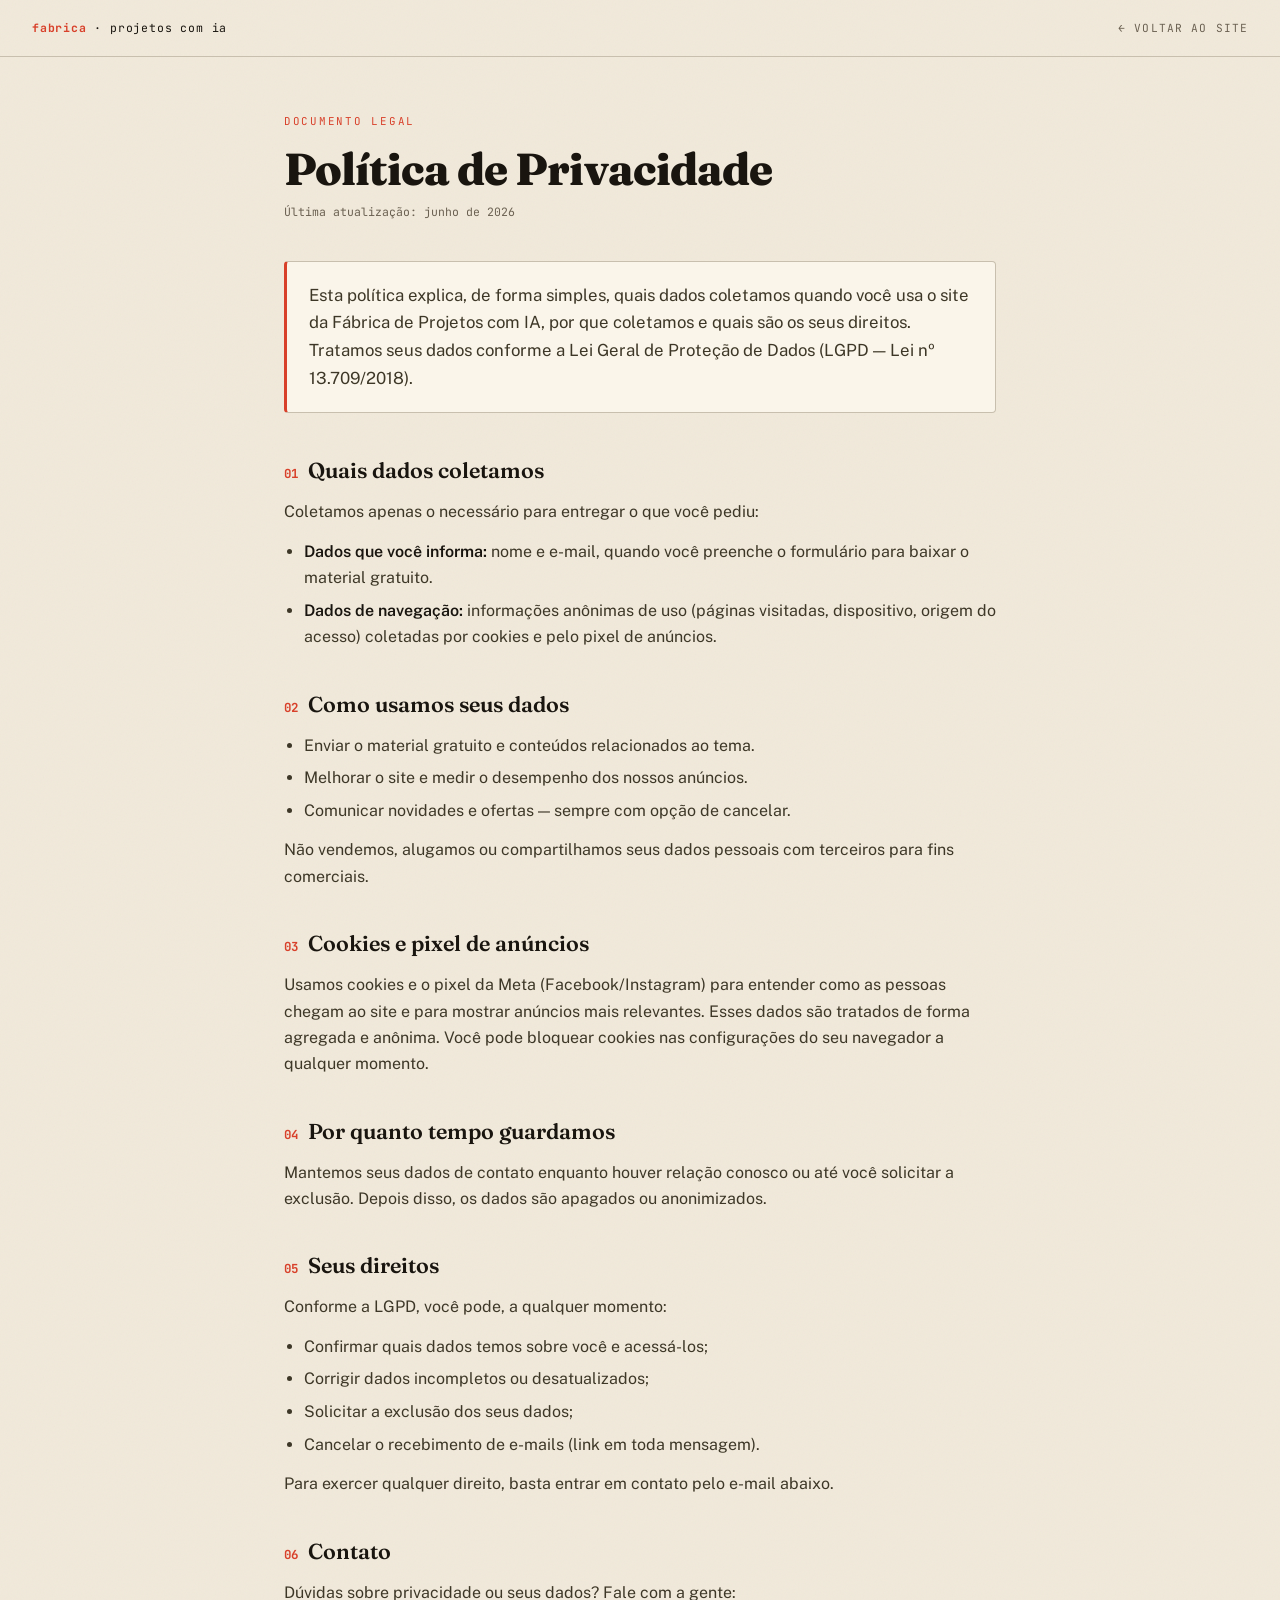
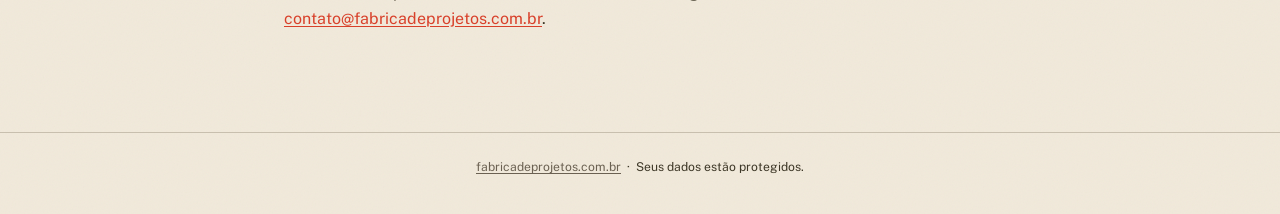
<file: marketing/landing-page/politica-privacidade.html>
<!DOCTYPE html>
<html lang="pt-BR">
<head>
  <meta charset="UTF-8">
  <meta name="viewport" content="width=device-width, initial-scale=1.0">
  <title>Política de Privacidade — Fábrica de Projetos com IA</title>
  <meta name="description" content="Como a Fábrica de Projetos com IA coleta, usa e protege seus dados pessoais, conforme a LGPD.">
  <meta name="robots" content="noindex,follow">
  <link rel="preconnect" href="https://fonts.googleapis.com">
  <link rel="preconnect" href="https://fonts.gstatic.com" crossorigin>
  <link rel="stylesheet"
        href="https://fonts.googleapis.com/css2?family=Fraunces:ital,opsz,wght@0,9..144,400;0,9..144,600;0,9..144,800&family=Public+Sans:wght@400;500;600&family=JetBrains+Mono:wght@400&display=swap">
  <style>
    :root {
      --paper:  #f1e9da;
      --card:   #faf5ea;
      --ink:    #19150f;
      --ink-2:  #3d3727;
      --ink-m:  #6b6152;
      --accent: #d8402a;
      --border: #c8bfae;
      --ff-d: 'Fraunces', Georgia, serif;
      --ff-b: 'Public Sans', system-ui, sans-serif;
      --ff-m: 'JetBrains Mono', monospace;
    }
    *, *::before, *::after { box-sizing: border-box; margin: 0; padding: 0; }
    html { scroll-behavior: smooth; }
    body {
      font-family: var(--ff-b);
      background: var(--paper);
      color: var(--ink);
      line-height: 1.65;
      background-image: url("data:image/svg+xml,%3Csvg xmlns='http://www.w3.org/2000/svg' width='300' height='300'%3E%3Cfilter id='n'%3E%3CfeTurbulence type='fractalNoise' baseFrequency='.65' numOctaves='3' stitchTiles='stitch'/%3E%3C/filter%3E%3Crect width='300' height='300' filter='url(%23n)' opacity='.04'/%3E%3C/svg%3E");
    }
    .topo {
      padding: 1.15rem 2rem;
      border-bottom: 1px solid var(--border);
      display: flex;
      align-items: center;
      justify-content: space-between;
      gap: 1rem;
    }
    .topo__marca {
      text-decoration: none;
      color: var(--ink);
      font-family: var(--ff-m);
      font-size: .72rem;
      letter-spacing: .07em;
    }
    .topo__marca b { color: var(--accent); font-weight: 700; }
    .topo__voltar {
      font-family: var(--ff-m);
      font-size: .7rem;
      text-transform: uppercase;
      letter-spacing: .1em;
      color: var(--ink-m);
      text-decoration: none;
    }
    .topo__voltar:hover { color: var(--accent); }

    main {
      max-width: 760px;
      margin: 0 auto;
      padding: 3.5rem 1.5rem 4rem;
    }
    .kicker {
      font-family: var(--ff-m);
      font-size: .68rem;
      letter-spacing: .16em;
      text-transform: uppercase;
      color: var(--accent);
      margin-bottom: .85rem;
    }
    h1 {
      font-family: var(--ff-d);
      font-size: clamp(2rem, 5vw, 2.8rem);
      font-weight: 800;
      line-height: 1.1;
      letter-spacing: -.02em;
      margin-bottom: .5rem;
    }
    .atualizado {
      font-family: var(--ff-m);
      font-size: .72rem;
      color: var(--ink-m);
      margin-bottom: 2.5rem;
    }
    .intro {
      font-size: 1.05rem;
      color: var(--ink-2);
      background: var(--card);
      border: 1px solid var(--border);
      border-left: 3px solid var(--accent);
      border-radius: 4px;
      padding: 1.25rem 1.4rem;
      margin-bottom: 2.5rem;
    }
    section { margin-bottom: 2.25rem; }
    h2 {
      font-family: var(--ff-d);
      font-size: 1.35rem;
      font-weight: 600;
      margin-bottom: .65rem;
      display: flex;
      align-items: baseline;
      gap: .6rem;
    }
    h2 .n {
      font-family: var(--ff-m);
      font-size: .78rem;
      font-weight: 700;
      color: var(--accent);
    }
    p { margin-bottom: .8rem; color: var(--ink-2); }
    ul { margin: 0 0 .8rem 1.25rem; color: var(--ink-2); }
    li { margin-bottom: .4rem; }
    strong { font-weight: 600; color: var(--ink); }
    a { color: var(--accent); text-decoration: underline; text-underline-offset: 2px; }
    .rodape {
      border-top: 1px solid var(--border);
      padding: 1.5rem;
      text-align: center;
      font-size: .76rem;
      color: var(--ink-m);
    }
    .rodape a { color: var(--ink-m); }
  </style>
</head>
<body>
  <header class="topo">
    <a href="/" class="topo__marca"><b>fabrica</b> · projetos com ia</a>
    <a href="/" class="topo__voltar">← Voltar ao site</a>
  </header>

  <main>
    <p class="kicker">Documento legal</p>
    <h1>Política de Privacidade</h1>
    <p class="atualizado">Última atualização: junho de 2026</p>

    <p class="intro">
      Esta política explica, de forma simples, quais dados coletamos quando você
      usa o site da Fábrica de Projetos com IA, por que coletamos e quais são os
      seus direitos. Tratamos seus dados conforme a Lei Geral de Proteção de
      Dados (LGPD — Lei nº 13.709/2018).
    </p>

    <section>
      <h2><span class="n">01</span> Quais dados coletamos</h2>
      <p>Coletamos apenas o necessário para entregar o que você pediu:</p>
      <ul>
        <li><strong>Dados que você informa:</strong> nome e e-mail, quando você
          preenche o formulário para baixar o material gratuito.</li>
        <li><strong>Dados de navegação:</strong> informações anônimas de uso
          (páginas visitadas, dispositivo, origem do acesso) coletadas por
          cookies e pelo pixel de anúncios.</li>
      </ul>
    </section>

    <section>
      <h2><span class="n">02</span> Como usamos seus dados</h2>
      <ul>
        <li>Enviar o material gratuito e conteúdos relacionados ao tema.</li>
        <li>Melhorar o site e medir o desempenho dos nossos anúncios.</li>
        <li>Comunicar novidades e ofertas — sempre com opção de cancelar.</li>
      </ul>
      <p>Não vendemos, alugamos ou compartilhamos seus dados pessoais com
        terceiros para fins comerciais.</p>
    </section>

    <section>
      <h2><span class="n">03</span> Cookies e pixel de anúncios</h2>
      <p>Usamos cookies e o pixel da Meta (Facebook/Instagram) para entender como
        as pessoas chegam ao site e para mostrar anúncios mais relevantes. Esses
        dados são tratados de forma agregada e anônima. Você pode bloquear
        cookies nas configurações do seu navegador a qualquer momento.</p>
    </section>

    <section>
      <h2><span class="n">04</span> Por quanto tempo guardamos</h2>
      <p>Mantemos seus dados de contato enquanto houver relação conosco ou até
        você solicitar a exclusão. Depois disso, os dados são apagados ou
        anonimizados.</p>
    </section>

    <section>
      <h2><span class="n">05</span> Seus direitos</h2>
      <p>Conforme a LGPD, você pode, a qualquer momento:</p>
      <ul>
        <li>Confirmar quais dados temos sobre você e acessá-los;</li>
        <li>Corrigir dados incompletos ou desatualizados;</li>
        <li>Solicitar a exclusão dos seus dados;</li>
        <li>Cancelar o recebimento de e-mails (link em toda mensagem).</li>
      </ul>
      <p>Para exercer qualquer direito, basta entrar em contato pelo e-mail abaixo.</p>
    </section>

    <section>
      <h2><span class="n">06</span> Contato</h2>
      <p>Dúvidas sobre privacidade ou seus dados? Fale com a gente:
        <a href="mailto:contato@fabricadeprojetos.com.br">contato@fabricadeprojetos.com.br</a>.</p>
    </section>
  </main>

  <footer class="rodape">
    <p>
      <a href="/">fabricadeprojetos.com.br</a>
      &nbsp;·&nbsp; Seus dados estão protegidos.
    </p>
  </footer>
</body>
</html>
</file>
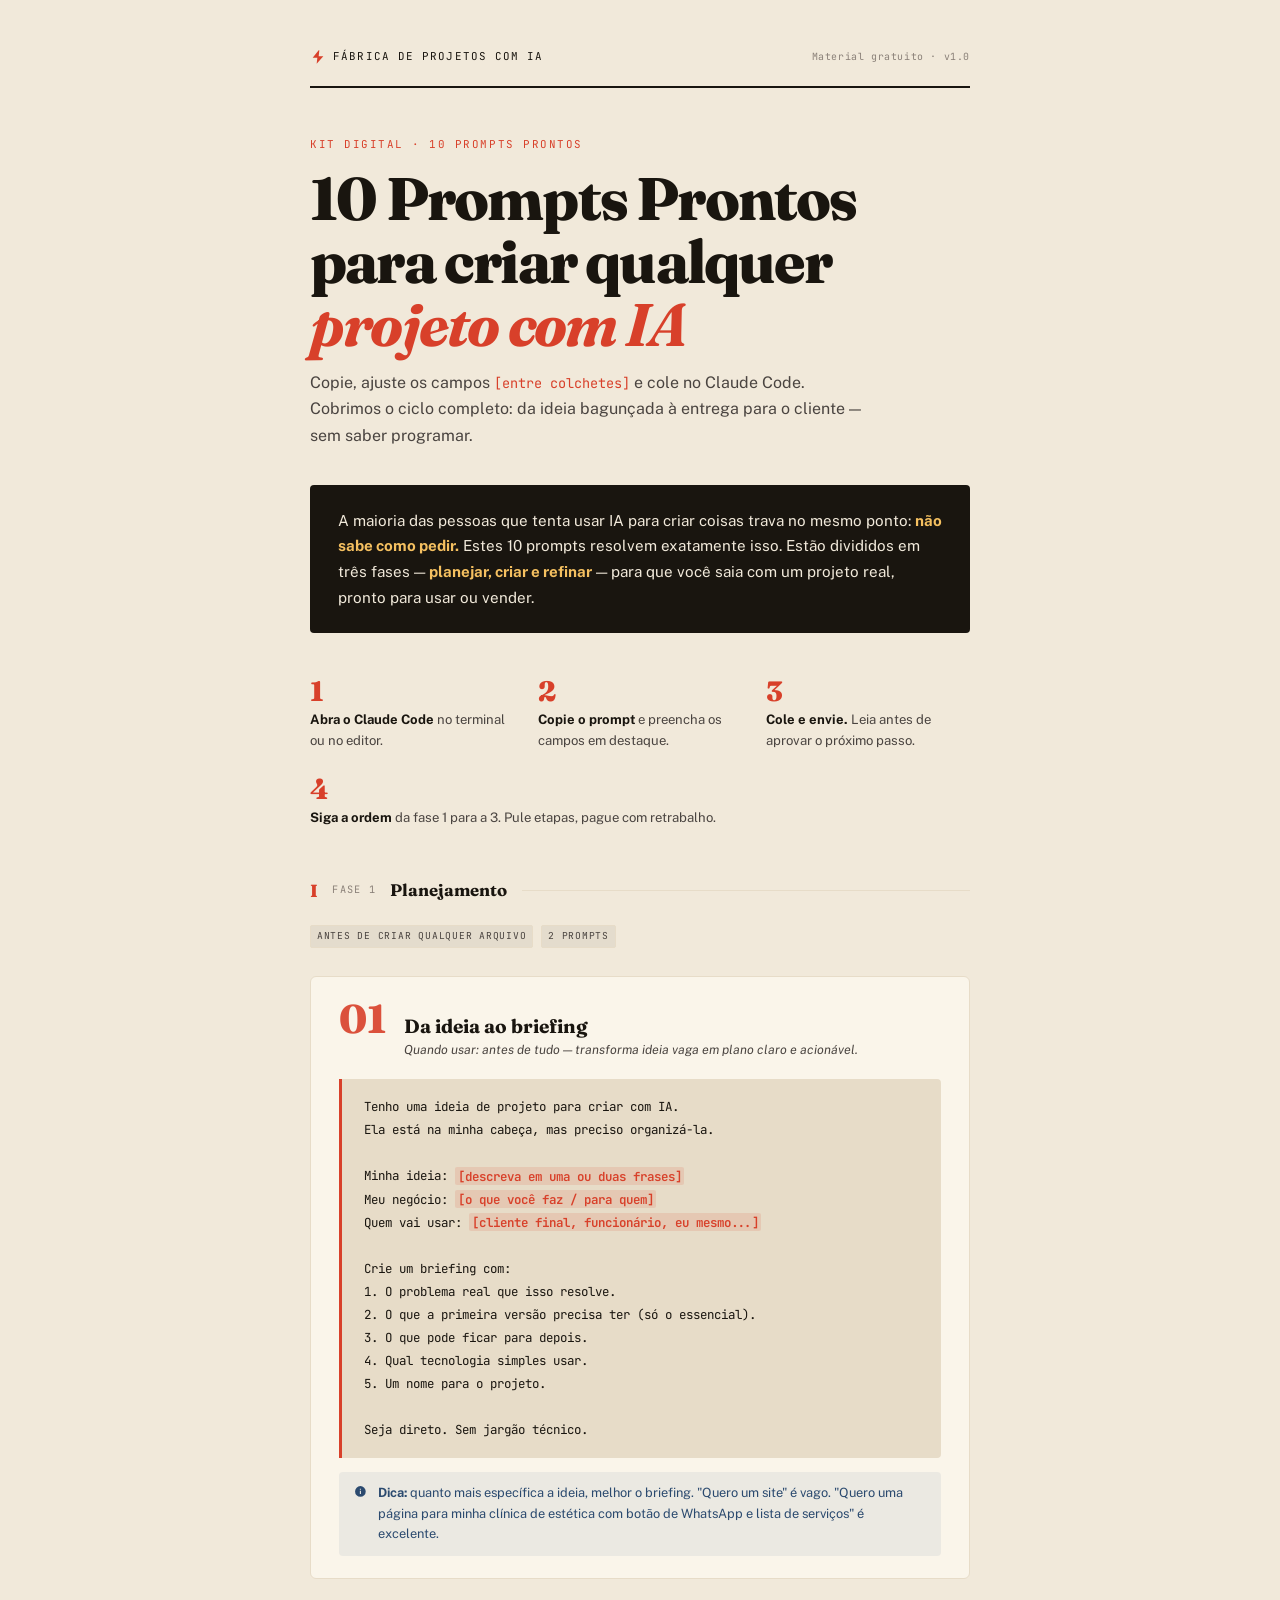
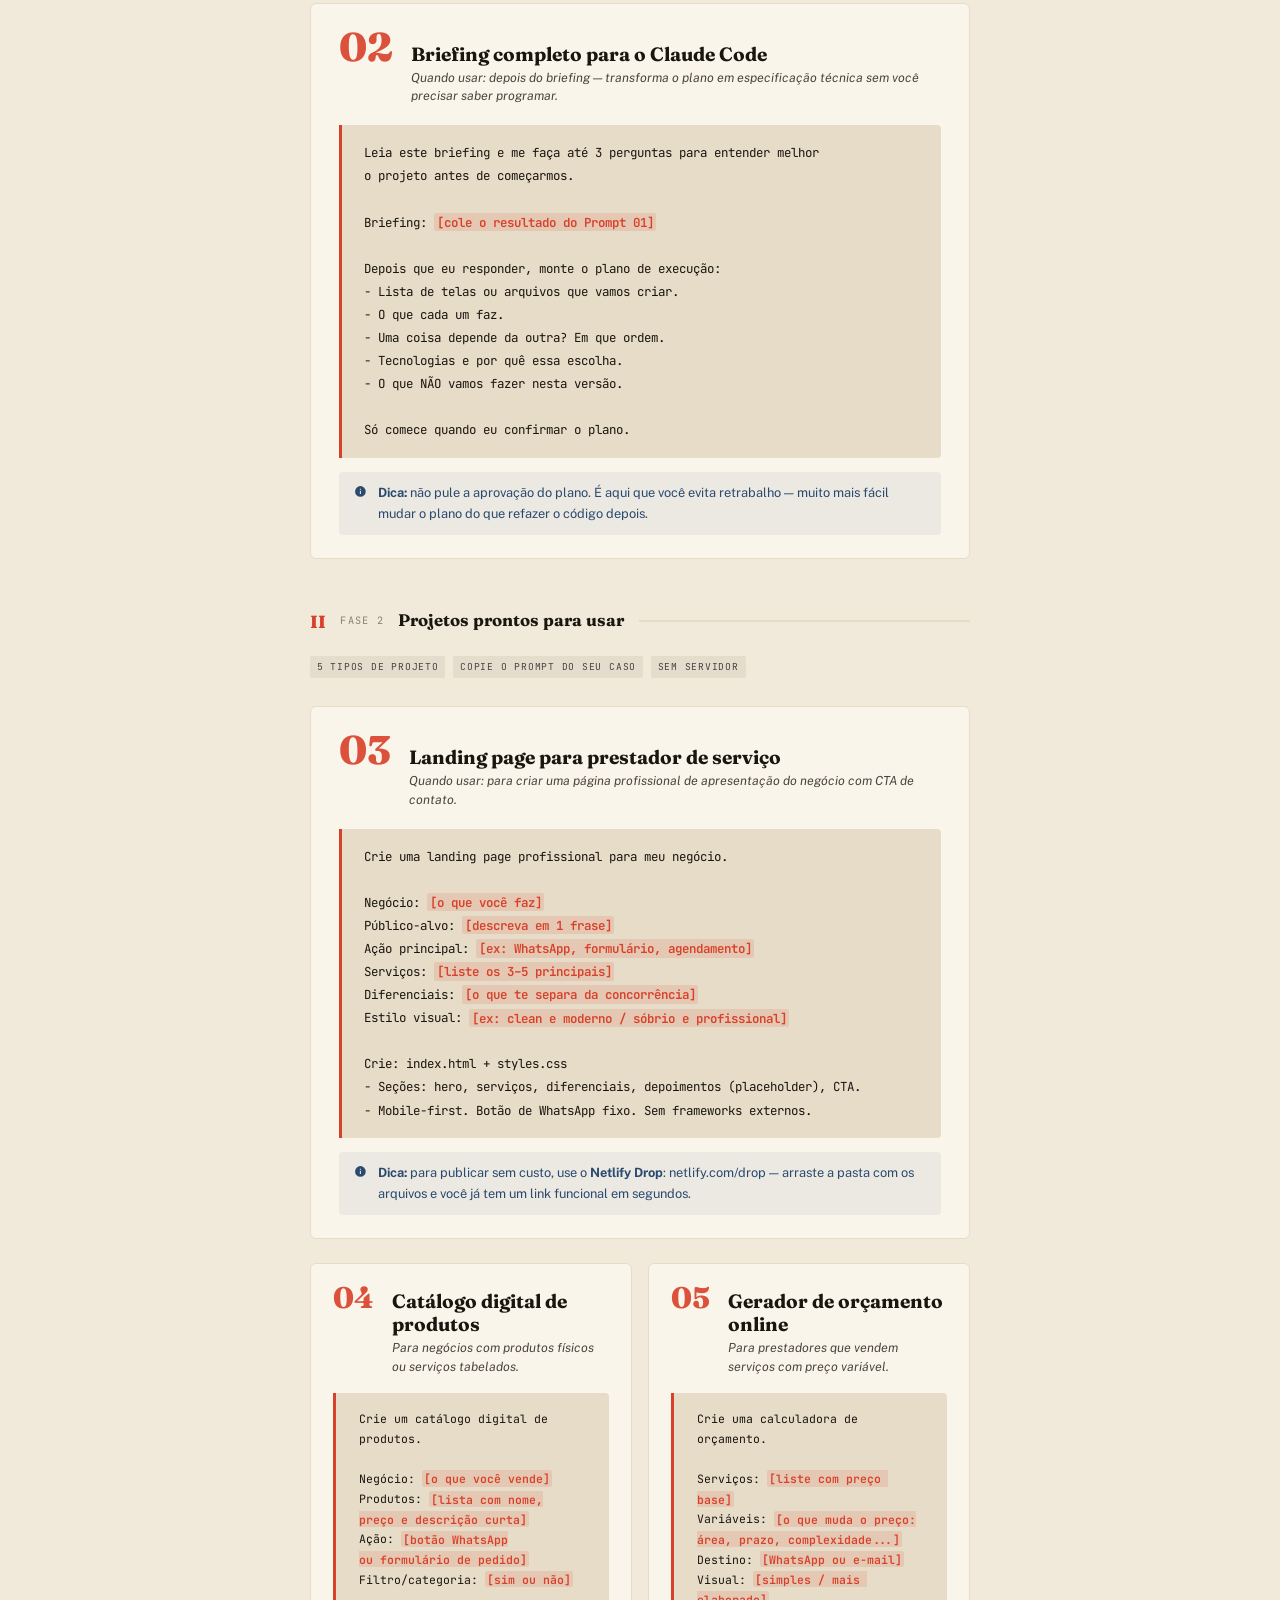
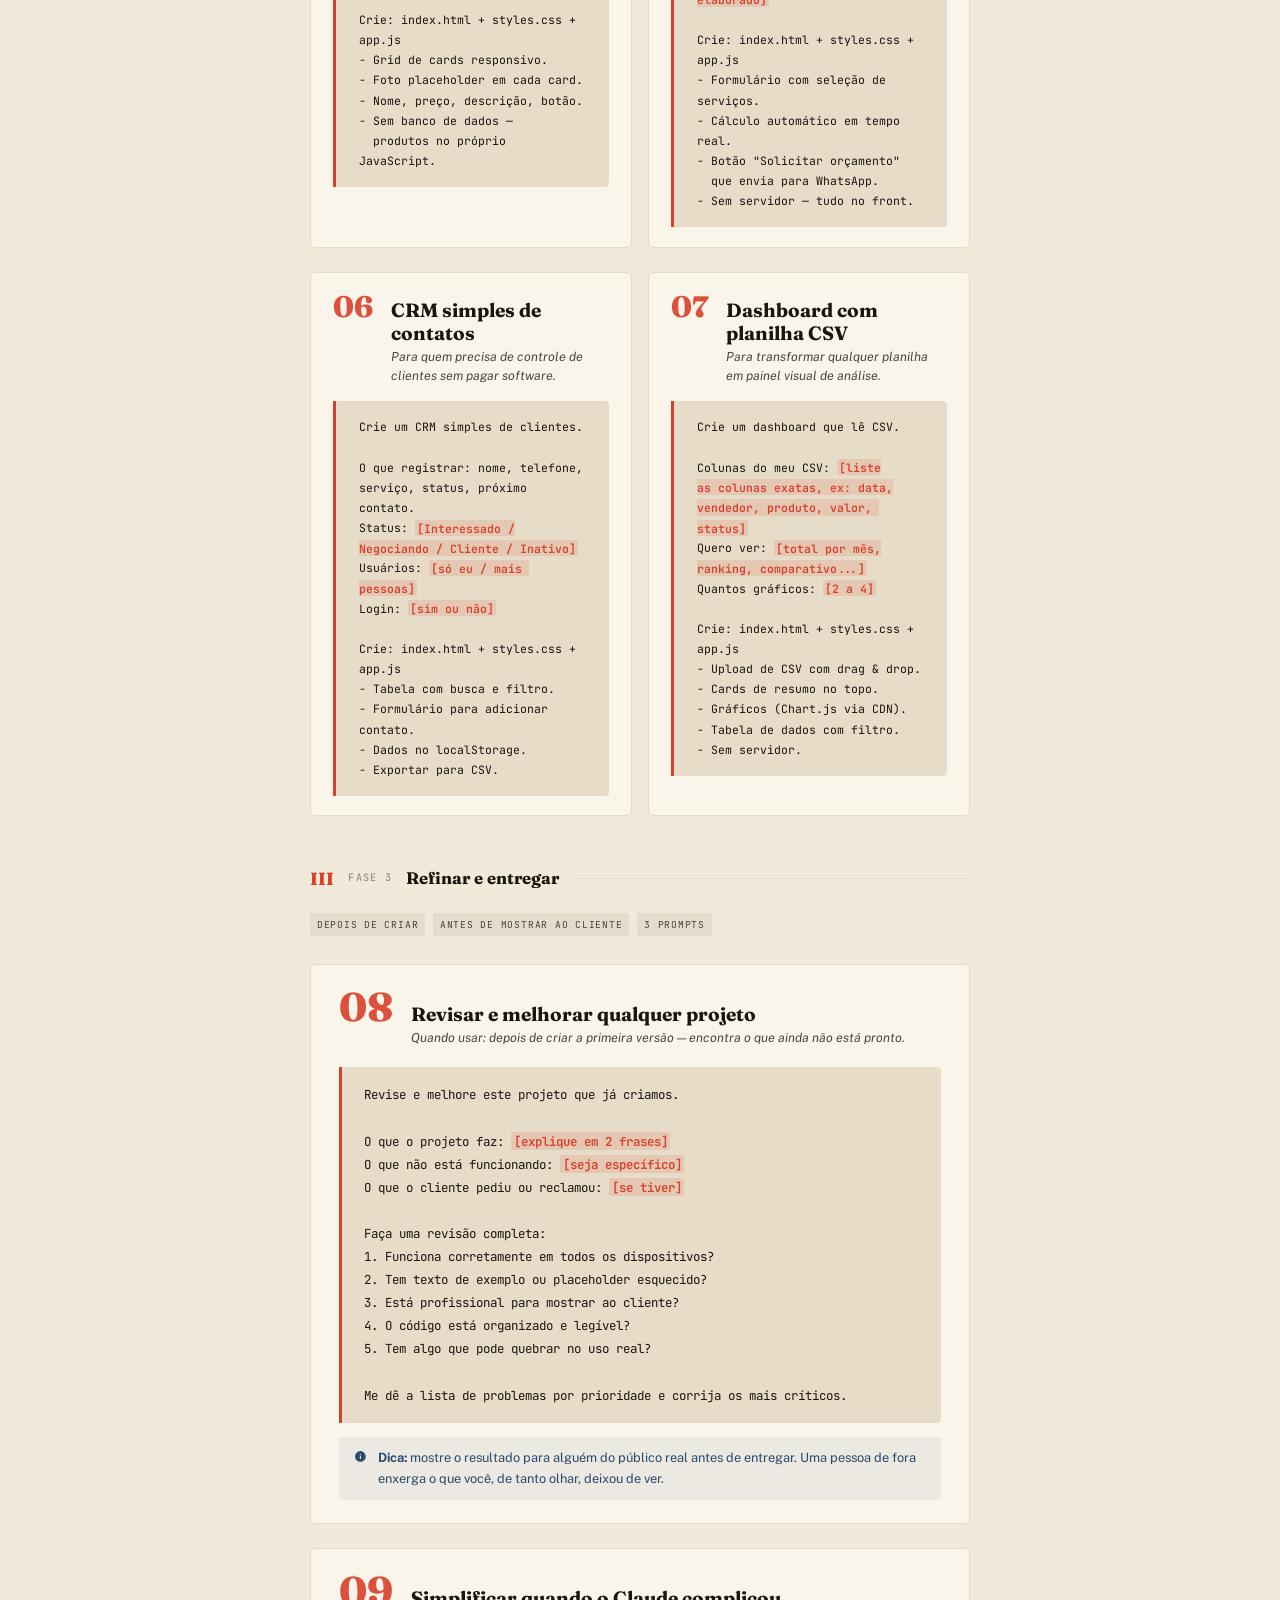
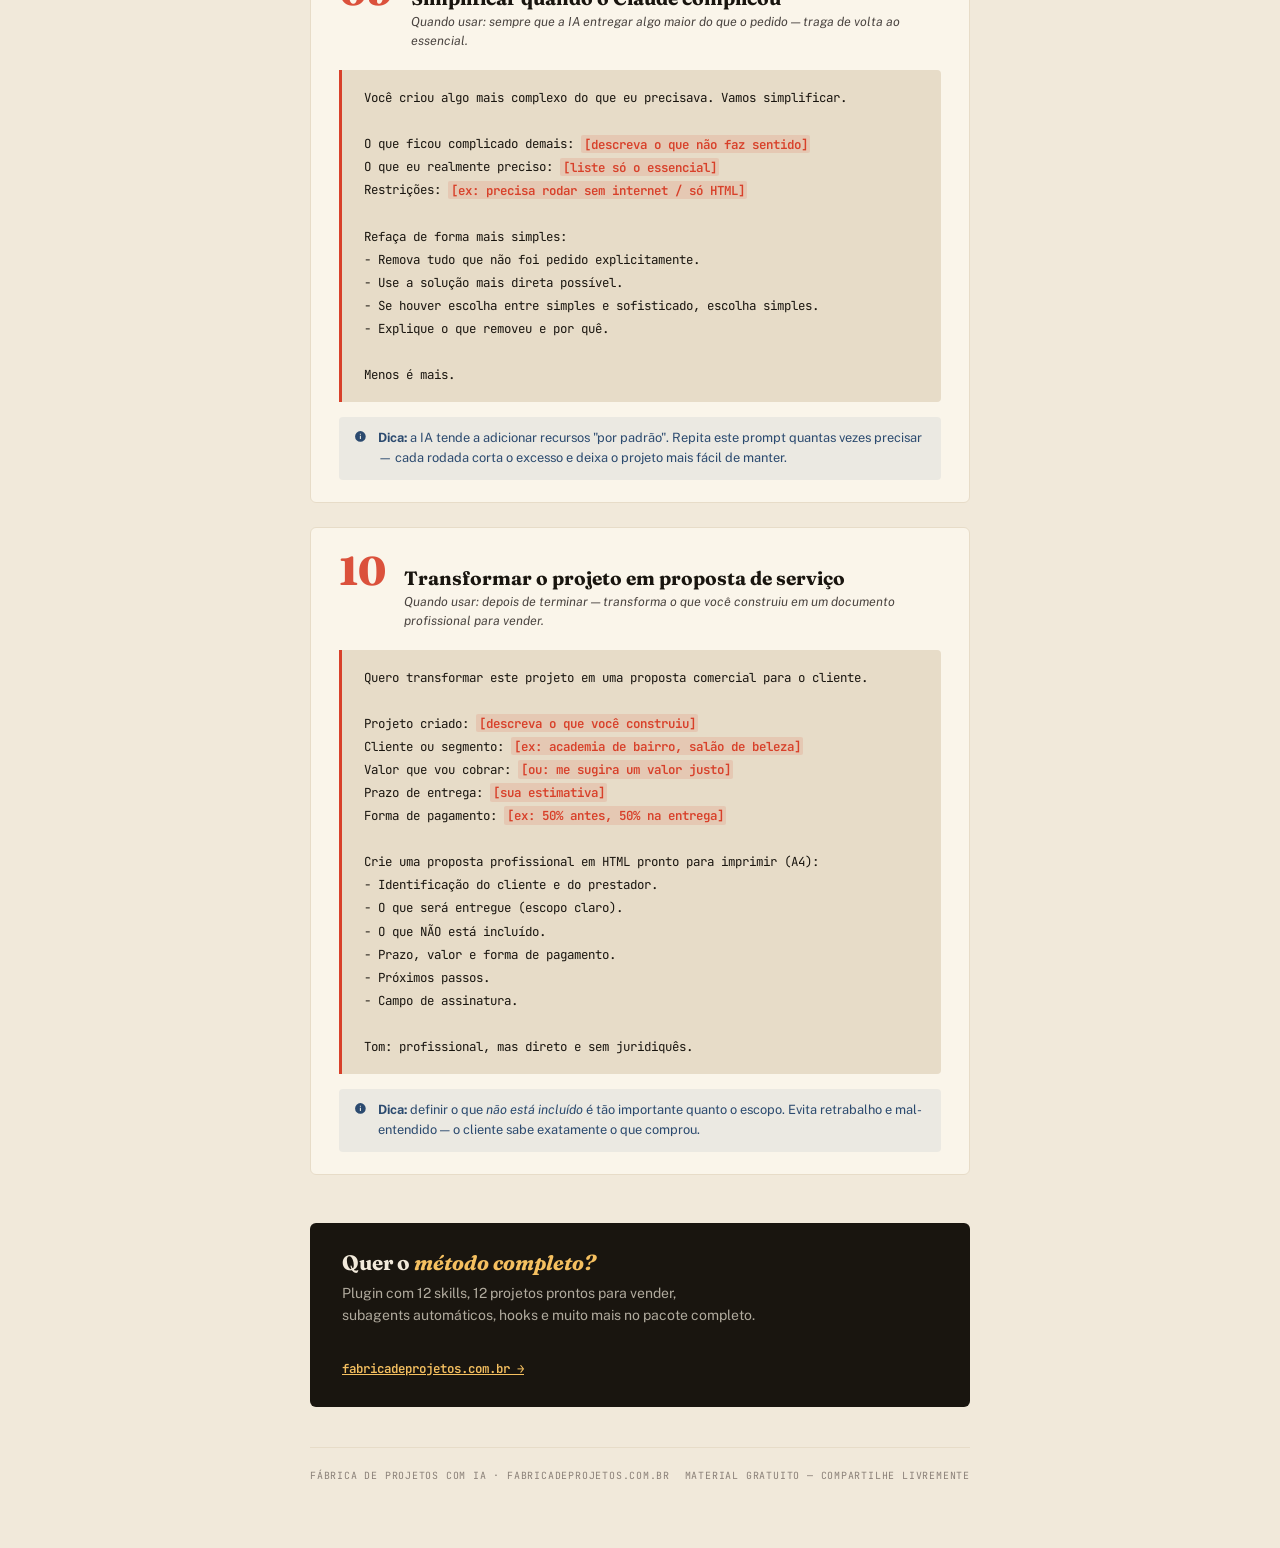
<file: marketing/lead-magnet/10-prompts.html>
<!DOCTYPE html>
<html lang="pt-BR">
<head>
  <meta charset="UTF-8">
  <meta name="viewport" content="width=device-width, initial-scale=1.0">
  <title>10 Prompts Prontos — Fábrica de Projetos com IA</title>
  <!--
    LEAD MAGNET — Fábrica de Projetos com IA
    Kit de 10 Prompts Prontos para Criar Projetos com IA
    Para gerar o PDF: abra no navegador → Ctrl+P (ou Cmd+P) → Salvar como PDF
    Configuração de impressão: A4, sem cabeçalhos/rodapés do navegador, margens mínimas
  -->

  <link rel="preconnect" href="https://fonts.googleapis.com">
  <link rel="preconnect" href="https://fonts.gstatic.com" crossorigin>
  <link rel="stylesheet"
    href="https://fonts.googleapis.com/css2?family=Fraunces:ital,opsz,wght@0,9..144,700;0,9..144,800;1,9..144,400;1,9..144,700&family=Public+Sans:ital,wght@0,400;0,600;0,700;1,400&family=JetBrains+Mono:wght@400;600&display=swap"
    media="print" onload="this.media='all'">
  <noscript>
    <link rel="stylesheet"
      href="https://fonts.googleapis.com/css2?family=Fraunces:ital,opsz,wght@0,9..144,700;0,9..144,800;1,9..144,400;1,9..144,700&family=Public+Sans:ital,wght@0,400;0,600;0,700;1,400&family=JetBrains+Mono:wght@400;600&display=swap">
  </noscript>

  <style>
    /* ── Tokens ──────────────────────────────────────────────── */
    :root {
      --paper:   #f1e9da;
      --paper-2: #e7dcc8;
      --card:    #faf5ea;
      --ink:     #19150f;
      --ink-m:   #4a4440;
      --ink-l:   #8a8078;
      --accent:  #d8402a;
      --blue:    #2b4a6f;
      --serif:   'Fraunces', Georgia, serif;
      --sans:    'Public Sans', system-ui, sans-serif;
      --mono:    'JetBrains Mono', ui-monospace, monospace;
    }

    *, *::before, *::after { box-sizing: border-box; margin: 0; padding: 0; }

    body {
      font-family: var(--sans);
      background: var(--paper);
      color: var(--ink);
      line-height: 1.65;
      font-size: 1rem;
      -webkit-font-smoothing: antialiased;
    }

    /* ── Página ──────────────────────────────────────────────── */
    .page {
      max-width: 740px;
      margin: 0 auto;
      padding: 3rem 2.5rem 4rem;
    }

    /* ── Cabeçalho ───────────────────────────────────────────── */
    .header {
      display: flex;
      align-items: center;
      justify-content: space-between;
      padding-bottom: 1.25rem;
      margin-bottom: 3rem;
      border-bottom: 2px solid var(--ink);
    }
    .header__brand {
      display: flex;
      align-items: center;
      gap: .45rem;
      font-family: var(--mono);
      font-size: .68rem;
      letter-spacing: .1em;
      text-transform: uppercase;
      color: var(--ink);
    }
    .header__bolt { width: 1rem; height: 1rem; color: var(--accent); flex-shrink: 0; }
    .header__code {
      font-family: var(--mono);
      font-size: .62rem;
      color: var(--ink-l);
      letter-spacing: .06em;
    }

    /* ── Título principal ────────────────────────────────────── */
    .hero { margin-bottom: 2.25rem; }
    .hero__kicker {
      font-family: var(--mono);
      font-size: .68rem;
      text-transform: uppercase;
      letter-spacing: .14em;
      color: var(--accent);
      margin-bottom: .85rem;
    }
    .hero__title {
      font-family: var(--serif);
      font-size: clamp(2.6rem, 6vw, 3.75rem);
      font-weight: 800;
      line-height: 1.05;
      letter-spacing: -.03em;
      margin-bottom: .85rem;
    }
    .hero__title em {
      font-style: italic;
      font-weight: 700;
      color: var(--accent);
    }
    .hero__sub {
      font-size: 1rem;
      color: var(--ink-m);
      max-width: 560px;
      line-height: 1.65;
    }

    /* ── Caixa de contexto ───────────────────────────────────── */
    .context-box {
      background: var(--ink);
      color: var(--paper);
      padding: 1.4rem 1.75rem;
      border-radius: 4px;
      margin-bottom: 2.75rem;
      font-size: .95rem;
      line-height: 1.7;
    }
    .context-box strong { color: #f5c060; }

    /* ── Como usar ───────────────────────────────────────────── */
    .how-to {
      display: flex;
      gap: 1.5rem;
      margin-bottom: 2.75rem;
      flex-wrap: wrap;
    }
    .how-to__step {
      flex: 1;
      min-width: 150px;
      display: flex;
      flex-direction: column;
      gap: .3rem;
    }
    .how-to__num {
      font-family: var(--serif);
      font-size: 1.75rem;
      font-weight: 800;
      color: var(--accent);
      line-height: 1;
    }
    .how-to__text {
      font-size: .82rem;
      color: var(--ink-m);
      line-height: 1.55;
    }
    .how-to__text strong { color: var(--ink); }

    /* ── Separador de seção ──────────────────────────────────── */
    .secao-header {
      display: flex;
      align-items: center;
      gap: .9rem;
      margin: 3rem 0 1.75rem;
    }
    .secao-header::after {
      content: '';
      flex: 1;
      height: 1.5px;
      background: var(--paper-2);
    }
    .secao-header__num {
      font-family: var(--serif);
      font-size: 1.1rem;
      font-weight: 800;
      color: var(--accent);
      flex-shrink: 0;
    }
    .secao-header__label {
      font-family: var(--mono);
      font-size: .64rem;
      text-transform: uppercase;
      letter-spacing: .12em;
      color: var(--ink-l);
      flex-shrink: 0;
    }
    .secao-header__titulo {
      font-family: var(--serif);
      font-size: 1.05rem;
      font-weight: 700;
      color: var(--ink);
      flex-shrink: 0;
    }

    /* ── Chips de projeto ────────────────────────────────────── */
    .secao-chips {
      display: flex;
      gap: .5rem;
      flex-wrap: wrap;
      margin: -.5rem 0 1.75rem;
    }
    .chip {
      font-family: var(--mono);
      font-size: .6rem;
      letter-spacing: .08em;
      text-transform: uppercase;
      color: var(--ink-m);
      background: rgba(25,21,15,.06);
      border: 1px solid var(--paper-2);
      border-radius: 2px;
      padding: .25em .6em;
    }

    /* ── Cards de prompt ─────────────────────────────────────── */
    .prompt-card {
      background: var(--card);
      border: 1.5px solid var(--paper-2);
      border-radius: 6px;
      margin-bottom: 1.5rem;
      overflow: hidden;
      break-inside: avoid;
      page-break-inside: avoid;
    }

    .prompt-card__top {
      display: flex;
      align-items: baseline;
      gap: 1.1rem;
      padding: 1.4rem 1.75rem .2rem;
    }
    .prompt-card__num {
      font-family: var(--serif);
      font-size: 2.5rem;
      font-weight: 800;
      color: var(--accent);
      line-height: 1;
      flex-shrink: 0;
      user-select: none;
      opacity: .9;
    }
    .prompt-card__meta { flex: 1; }
    .prompt-card__title {
      font-family: var(--serif);
      font-size: 1.2rem;
      font-weight: 700;
      line-height: 1.2;
      margin-bottom: .2rem;
    }
    .prompt-card__when {
      font-size: .78rem;
      color: var(--ink-m);
      font-style: italic;
      line-height: 1.5;
    }

    .prompt-card__body { padding: 1rem 1.75rem 1.4rem; }

    .prompt-text {
      background: var(--paper-2);
      border-left: 3.5px solid var(--accent);
      border-radius: 0 4px 4px 0;
      padding: 1rem 1.4rem;
      font-family: var(--mono);
      font-size: .78rem;
      line-height: 1.85;
      color: var(--ink);
      white-space: pre-wrap;
      word-break: break-word;
    }
    .prompt-text .campo {
      background: rgba(216,64,42,.13);
      color: var(--accent);
      border-radius: 2px;
      padding: .05em .2em;
      font-weight: 600;
    }

    .tip {
      display: flex;
      gap: .7rem;
      align-items: flex-start;
      margin-top: .9rem;
      padding: .7rem .95rem;
      background: rgba(43,74,111,.07);
      border-radius: 4px;
      font-size: .8rem;
      color: var(--blue);
      line-height: 1.6;
    }
    .tip svg { width: 1em; height: 1em; flex-shrink: 0; margin-top: .15em; fill: var(--blue); }

    /* ── Grade 2 colunas (projetos 03-07) ────────────────────── */
    .prompt-2col {
      display: grid;
      grid-template-columns: 1fr 1fr;
      gap: 1rem;
      margin-bottom: 1.5rem;
    }
    .prompt-2col .prompt-card {
      margin-bottom: 0;
    }
    .prompt-2col .prompt-card__num {
      font-size: 1.85rem;
    }
    .prompt-2col .prompt-card__top {
      padding: 1.2rem 1.4rem .15rem;
    }
    .prompt-2col .prompt-card__body {
      padding: .85rem 1.4rem 1.2rem;
    }
    .prompt-2col .prompt-text {
      font-size: .72rem;
      line-height: 1.75;
    }

    /* ── CTA final ───────────────────────────────────────────── */
    .cta-box {
      background: var(--ink);
      color: var(--paper);
      border-radius: 6px;
      padding: 1.75rem 2rem;
      display: flex;
      align-items: center;
      justify-content: space-between;
      gap: 2rem;
      flex-wrap: wrap;
      margin-top: 3rem;
      margin-bottom: 2.5rem;
    }
    .cta-box h2 {
      font-family: var(--serif);
      font-size: 1.3rem;
      font-weight: 700;
      line-height: 1.2;
      margin-bottom: .35rem;
    }
    .cta-box h2 em { font-style: italic; color: #f5c060; }
    .cta-box p { font-size: .875rem; color: rgba(241,233,218,.7); line-height: 1.6; }
    .cta-box__link {
      font-family: var(--mono);
      font-size: .78rem;
      font-weight: 600;
      color: #f5c060;
      white-space: nowrap;
      text-decoration: underline;
    }

    /* ── Rodapé ──────────────────────────────────────────────── */
    .footer {
      display: flex;
      justify-content: space-between;
      align-items: center;
      flex-wrap: wrap;
      gap: .75rem;
      padding-top: 1.25rem;
      border-top: 1px solid var(--paper-2);
      font-family: var(--mono);
      font-size: .62rem;
      text-transform: uppercase;
      letter-spacing: .08em;
      color: var(--ink-l);
    }

    /* ── Print ───────────────────────────────────────────────── */
    @media print {
      @page { size: A4; margin: 16mm 20mm; }

      body { background: white; font-size: .88rem; }
      .page { padding: 0; max-width: 100%; }
      .hero__title { font-size: 2.6rem; }

      .prompt-card, .cta-box {
        page-break-inside: avoid;
        break-inside: avoid;
      }
      .secao-header { page-break-before: auto; }
      .prompt-2col { grid-template-columns: 1fr 1fr; }
    }

    /* ── Mobile ──────────────────────────────────────────────── */
    @media (max-width: 620px) {
      .page { padding: 2rem 1.25rem 3rem; }
      .how-to { flex-direction: column; gap: 1rem; }
      .prompt-2col { grid-template-columns: 1fr; }
      .cta-box { flex-direction: column; align-items: flex-start; }
    }
  </style>
</head>
<body>
<div class="page">

  <!-- ── Cabeçalho ──────────────────────────────────────────── -->
  <header class="header">
    <div class="header__brand">
      <svg class="header__bolt" viewBox="0 0 20 24" fill="none" aria-hidden="true">
        <path d="M11 2L2 13h7l-1 9 10-11h-7l1-9z" fill="currentColor"/>
      </svg>
      Fábrica de Projetos com IA
    </div>
    <span class="header__code">Material gratuito · v1.0</span>
  </header>

  <!-- ── Herói ──────────────────────────────────────────────── -->
  <div class="hero">
    <p class="hero__kicker">Kit digital · 10 prompts prontos</p>
    <h1 class="hero__title">
      10 Prompts Prontos<br>
      para criar qualquer<br>
      <em>projeto com IA</em>
    </h1>
    <p class="hero__sub">
      Copie, ajuste os campos <code style="font-family:var(--mono);font-size:.85em;color:var(--accent);">[entre colchetes]</code>
      e cole no Claude Code. Cobrimos o ciclo completo: da ideia bagunçada à entrega
      para o cliente — sem saber programar.
    </p>
  </div>

  <!-- ── Contexto ───────────────────────────────────────────── -->
  <div class="context-box">
    A maioria das pessoas que tenta usar IA para criar coisas trava no mesmo ponto:
    <strong>não sabe como pedir.</strong> Estes 10 prompts resolvem exatamente isso.
    Estão divididos em três fases — <strong>planejar, criar e refinar</strong> — para
    que você saia com um projeto real, pronto para usar ou vender.
  </div>

  <!-- ── Como usar ──────────────────────────────────────────── -->
  <div class="how-to" aria-label="Como usar">
    <div class="how-to__step">
      <span class="how-to__num">1</span>
      <p class="how-to__text"><strong>Abra o Claude Code</strong> no terminal ou no editor.</p>
    </div>
    <div class="how-to__step">
      <span class="how-to__num">2</span>
      <p class="how-to__text"><strong>Copie o prompt</strong> e preencha os campos em destaque.</p>
    </div>
    <div class="how-to__step">
      <span class="how-to__num">3</span>
      <p class="how-to__text"><strong>Cole e envie.</strong> Leia antes de aprovar o próximo passo.</p>
    </div>
    <div class="how-to__step">
      <span class="how-to__num">4</span>
      <p class="how-to__text"><strong>Siga a ordem</strong> da fase 1 para a 3. Pule etapas, pague com retrabalho.</p>
    </div>
  </div>


  <!-- ══════════════════════════════════════════════════════════
       FASE 1 — PLANEJAMENTO
  ═══════════════════════════════════════════════════════════ -->
  <div class="secao-header" aria-hidden="true">
    <span class="secao-header__num">I</span>
    <span class="secao-header__label">Fase 1</span>
    <span class="secao-header__titulo">Planejamento</span>
  </div>
  <div class="secao-chips">
    <span class="chip">antes de criar qualquer arquivo</span>
    <span class="chip">2 prompts</span>
  </div>

  <!-- Prompt 01 -->
  <div class="prompt-card">
    <div class="prompt-card__top">
      <span class="prompt-card__num" aria-hidden="true">01</span>
      <div class="prompt-card__meta">
        <h2 class="prompt-card__title">Da ideia ao briefing</h2>
        <p class="prompt-card__when">Quando usar: antes de tudo — transforma ideia vaga em plano claro e acionável.</p>
      </div>
    </div>
    <div class="prompt-card__body">
      <div class="prompt-text">Tenho uma ideia de projeto para criar com IA.
Ela está na minha cabeça, mas preciso organizá-la.

Minha ideia: <span class="campo">[descreva em uma ou duas frases]</span>
Meu negócio: <span class="campo">[o que você faz / para quem]</span>
Quem vai usar: <span class="campo">[cliente final, funcionário, eu mesmo...]</span>

Crie um briefing com:
1. O problema real que isso resolve.
2. O que a primeira versão precisa ter (só o essencial).
3. O que pode ficar para depois.
4. Qual tecnologia simples usar.
5. Um nome para o projeto.

Seja direto. Sem jargão técnico.</div>
      <div class="tip">
        <svg viewBox="0 0 24 24" aria-hidden="true"><path d="M12 2a10 10 0 1 0 0 20A10 10 0 0 0 12 2zm1 15h-2v-6h2v6zm0-8h-2V7h2v2z"/></svg>
        <span><strong>Dica:</strong> quanto mais específica a ideia, melhor o briefing. "Quero um site" é vago. "Quero uma página para minha clínica de estética com botão de WhatsApp e lista de serviços" é excelente.</span>
      </div>
    </div>
  </div>

  <!-- Prompt 02 -->
  <div class="prompt-card">
    <div class="prompt-card__top">
      <span class="prompt-card__num" aria-hidden="true">02</span>
      <div class="prompt-card__meta">
        <h2 class="prompt-card__title">Briefing completo para o Claude Code</h2>
        <p class="prompt-card__when">Quando usar: depois do briefing — transforma o plano em especificação técnica sem você precisar saber programar.</p>
      </div>
    </div>
    <div class="prompt-card__body">
      <div class="prompt-text">Leia este briefing e me faça até 3 perguntas para entender melhor
o projeto antes de começarmos.

Briefing: <span class="campo">[cole o resultado do Prompt 01]</span>

Depois que eu responder, monte o plano de execução:
- Lista de telas ou arquivos que vamos criar.
- O que cada um faz.
- Uma coisa depende da outra? Em que ordem.
- Tecnologias e por quê essa escolha.
- O que NÃO vamos fazer nesta versão.

Só comece quando eu confirmar o plano.</div>
      <div class="tip">
        <svg viewBox="0 0 24 24" aria-hidden="true"><path d="M12 2a10 10 0 1 0 0 20A10 10 0 0 0 12 2zm1 15h-2v-6h2v6zm0-8h-2V7h2v2z"/></svg>
        <span><strong>Dica:</strong> não pule a aprovação do plano. É aqui que você evita retrabalho — muito mais fácil mudar o plano do que refazer o código depois.</span>
      </div>
    </div>
  </div>


  <!-- ══════════════════════════════════════════════════════════
       FASE 2 — PROJETOS
  ═══════════════════════════════════════════════════════════ -->
  <div class="secao-header" aria-hidden="true">
    <span class="secao-header__num">II</span>
    <span class="secao-header__label">Fase 2</span>
    <span class="secao-header__titulo">Projetos prontos para usar</span>
  </div>
  <div class="secao-chips">
    <span class="chip">5 tipos de projeto</span>
    <span class="chip">copie o prompt do seu caso</span>
    <span class="chip">sem servidor</span>
  </div>

  <!-- Prompt 03 — Layout completo (1 coluna) -->
  <div class="prompt-card">
    <div class="prompt-card__top">
      <span class="prompt-card__num" aria-hidden="true">03</span>
      <div class="prompt-card__meta">
        <h2 class="prompt-card__title">Landing page para prestador de serviço</h2>
        <p class="prompt-card__when">Quando usar: para criar uma página profissional de apresentação do negócio com CTA de contato.</p>
      </div>
    </div>
    <div class="prompt-card__body">
      <div class="prompt-text">Crie uma landing page profissional para meu negócio.

Negócio: <span class="campo">[o que você faz]</span>
Público-alvo: <span class="campo">[descreva em 1 frase]</span>
Ação principal: <span class="campo">[ex: WhatsApp, formulário, agendamento]</span>
Serviços: <span class="campo">[liste os 3–5 principais]</span>
Diferenciais: <span class="campo">[o que te separa da concorrência]</span>
Estilo visual: <span class="campo">[ex: clean e moderno / sóbrio e profissional]</span>

Crie: index.html + styles.css
- Seções: hero, serviços, diferenciais, depoimentos (placeholder), CTA.
- Mobile-first. Botão de WhatsApp fixo. Sem frameworks externos.</div>
      <div class="tip">
        <svg viewBox="0 0 24 24" aria-hidden="true"><path d="M12 2a10 10 0 1 0 0 20A10 10 0 0 0 12 2zm1 15h-2v-6h2v6zm0-8h-2V7h2v2z"/></svg>
        <span><strong>Dica:</strong> para publicar sem custo, use o <strong>Netlify Drop</strong>: netlify.com/drop — arraste a pasta com os arquivos e você já tem um link funcional em segundos.</span>
      </div>
    </div>
  </div>

  <!-- Prompts 04 e 05 — 2 colunas -->
  <div class="prompt-2col">

    <!-- Prompt 04 -->
    <div class="prompt-card">
      <div class="prompt-card__top">
        <span class="prompt-card__num" aria-hidden="true">04</span>
        <div class="prompt-card__meta">
          <h2 class="prompt-card__title">Catálogo digital de produtos</h2>
          <p class="prompt-card__when">Para negócios com produtos físicos ou serviços tabelados.</p>
        </div>
      </div>
      <div class="prompt-card__body">
        <div class="prompt-text">Crie um catálogo digital de produtos.

Negócio: <span class="campo">[o que você vende]</span>
Produtos: <span class="campo">[lista com nome,
preço e descrição curta]</span>
Ação: <span class="campo">[botão WhatsApp
ou formulário de pedido]</span>
Filtro/categoria: <span class="campo">[sim ou não]</span>

Crie: index.html + styles.css + app.js
- Grid de cards responsivo.
- Foto placeholder em cada card.
- Nome, preço, descrição, botão.
- Sem banco de dados —
  produtos no próprio JavaScript.</div>
      </div>
    </div>

    <!-- Prompt 05 -->
    <div class="prompt-card">
      <div class="prompt-card__top">
        <span class="prompt-card__num" aria-hidden="true">05</span>
        <div class="prompt-card__meta">
          <h2 class="prompt-card__title">Gerador de orçamento online</h2>
          <p class="prompt-card__when">Para prestadores que vendem serviços com preço variável.</p>
        </div>
      </div>
      <div class="prompt-card__body">
        <div class="prompt-text">Crie uma calculadora de orçamento.

Serviços: <span class="campo">[liste com preço base]</span>
Variáveis: <span class="campo">[o que muda o preço:
área, prazo, complexidade...]</span>
Destino: <span class="campo">[WhatsApp ou e-mail]</span>
Visual: <span class="campo">[simples / mais elaborado]</span>

Crie: index.html + styles.css + app.js
- Formulário com seleção de serviços.
- Cálculo automático em tempo real.
- Botão "Solicitar orçamento"
  que envia para WhatsApp.
- Sem servidor — tudo no front.</div>
      </div>
    </div>

  </div><!-- /prompt-2col -->

  <!-- Prompts 06 e 07 — 2 colunas -->
  <div class="prompt-2col">

    <!-- Prompt 06 -->
    <div class="prompt-card">
      <div class="prompt-card__top">
        <span class="prompt-card__num" aria-hidden="true">06</span>
        <div class="prompt-card__meta">
          <h2 class="prompt-card__title">CRM simples de contatos</h2>
          <p class="prompt-card__when">Para quem precisa de controle de clientes sem pagar software.</p>
        </div>
      </div>
      <div class="prompt-card__body">
        <div class="prompt-text">Crie um CRM simples de clientes.

O que registrar: nome, telefone,
serviço, status, próximo contato.
Status: <span class="campo">[Interessado /
Negociando / Cliente / Inativo]</span>
Usuários: <span class="campo">[só eu / mais pessoas]</span>
Login: <span class="campo">[sim ou não]</span>

Crie: index.html + styles.css + app.js
- Tabela com busca e filtro.
- Formulário para adicionar contato.
- Dados no localStorage.
- Exportar para CSV.</div>
      </div>
    </div>

    <!-- Prompt 07 -->
    <div class="prompt-card">
      <div class="prompt-card__top">
        <span class="prompt-card__num" aria-hidden="true">07</span>
        <div class="prompt-card__meta">
          <h2 class="prompt-card__title">Dashboard com planilha CSV</h2>
          <p class="prompt-card__when">Para transformar qualquer planilha em painel visual de análise.</p>
        </div>
      </div>
      <div class="prompt-card__body">
        <div class="prompt-text">Crie um dashboard que lê CSV.

Colunas do meu CSV: <span class="campo">[liste
as colunas exatas, ex: data,
vendedor, produto, valor, status]</span>
Quero ver: <span class="campo">[total por mês,
ranking, comparativo...]</span>
Quantos gráficos: <span class="campo">[2 a 4]</span>

Crie: index.html + styles.css + app.js
- Upload de CSV com drag & drop.
- Cards de resumo no topo.
- Gráficos (Chart.js via CDN).
- Tabela de dados com filtro.
- Sem servidor.</div>
      </div>
    </div>

  </div><!-- /prompt-2col -->


  <!-- ══════════════════════════════════════════════════════════
       FASE 3 — REFINAR E ENTREGAR
  ═══════════════════════════════════════════════════════════ -->
  <div class="secao-header" aria-hidden="true">
    <span class="secao-header__num">III</span>
    <span class="secao-header__label">Fase 3</span>
    <span class="secao-header__titulo">Refinar e entregar</span>
  </div>
  <div class="secao-chips">
    <span class="chip">depois de criar</span>
    <span class="chip">antes de mostrar ao cliente</span>
    <span class="chip">3 prompts</span>
  </div>

  <!-- Prompt 08 -->
  <div class="prompt-card">
    <div class="prompt-card__top">
      <span class="prompt-card__num" aria-hidden="true">08</span>
      <div class="prompt-card__meta">
        <h2 class="prompt-card__title">Revisar e melhorar qualquer projeto</h2>
        <p class="prompt-card__when">Quando usar: depois de criar a primeira versão — encontra o que ainda não está pronto.</p>
      </div>
    </div>
    <div class="prompt-card__body">
      <div class="prompt-text">Revise e melhore este projeto que já criamos.

O que o projeto faz: <span class="campo">[explique em 2 frases]</span>
O que não está funcionando: <span class="campo">[seja específico]</span>
O que o cliente pediu ou reclamou: <span class="campo">[se tiver]</span>

Faça uma revisão completa:
1. Funciona corretamente em todos os dispositivos?
2. Tem texto de exemplo ou placeholder esquecido?
3. Está profissional para mostrar ao cliente?
4. O código está organizado e legível?
5. Tem algo que pode quebrar no uso real?

Me dê a lista de problemas por prioridade e corrija os mais críticos.</div>
      <div class="tip">
        <svg viewBox="0 0 24 24" aria-hidden="true"><path d="M12 2a10 10 0 1 0 0 20A10 10 0 0 0 12 2zm1 15h-2v-6h2v6zm0-8h-2V7h2v2z"/></svg>
        <span><strong>Dica:</strong> mostre o resultado para alguém do público real antes de entregar. Uma pessoa de fora enxerga o que você, de tanto olhar, deixou de ver.</span>
      </div>
    </div>
  </div>

  <!-- Prompt 09 -->
  <div class="prompt-card">
    <div class="prompt-card__top">
      <span class="prompt-card__num" aria-hidden="true">09</span>
      <div class="prompt-card__meta">
        <h2 class="prompt-card__title">Simplificar quando o Claude complicou</h2>
        <p class="prompt-card__when">Quando usar: sempre que a IA entregar algo maior do que o pedido — traga de volta ao essencial.</p>
      </div>
    </div>
    <div class="prompt-card__body">
      <div class="prompt-text">Você criou algo mais complexo do que eu precisava. Vamos simplificar.

O que ficou complicado demais: <span class="campo">[descreva o que não faz sentido]</span>
O que eu realmente preciso: <span class="campo">[liste só o essencial]</span>
Restrições: <span class="campo">[ex: precisa rodar sem internet / só HTML]</span>

Refaça de forma mais simples:
- Remova tudo que não foi pedido explicitamente.
- Use a solução mais direta possível.
- Se houver escolha entre simples e sofisticado, escolha simples.
- Explique o que removeu e por quê.

Menos é mais.</div>
      <div class="tip">
        <svg viewBox="0 0 24 24" aria-hidden="true"><path d="M12 2a10 10 0 1 0 0 20A10 10 0 0 0 12 2zm1 15h-2v-6h2v6zm0-8h-2V7h2v2z"/></svg>
        <span><strong>Dica:</strong> a IA tende a adicionar recursos "por padrão". Repita este prompt quantas vezes precisar — cada rodada corta o excesso e deixa o projeto mais fácil de manter.</span>
      </div>
    </div>
  </div>

  <!-- Prompt 10 -->
  <div class="prompt-card">
    <div class="prompt-card__top">
      <span class="prompt-card__num" aria-hidden="true">10</span>
      <div class="prompt-card__meta">
        <h2 class="prompt-card__title">Transformar o projeto em proposta de serviço</h2>
        <p class="prompt-card__when">Quando usar: depois de terminar — transforma o que você construiu em um documento profissional para vender.</p>
      </div>
    </div>
    <div class="prompt-card__body">
      <div class="prompt-text">Quero transformar este projeto em uma proposta comercial para o cliente.

Projeto criado: <span class="campo">[descreva o que você construiu]</span>
Cliente ou segmento: <span class="campo">[ex: academia de bairro, salão de beleza]</span>
Valor que vou cobrar: <span class="campo">[ou: me sugira um valor justo]</span>
Prazo de entrega: <span class="campo">[sua estimativa]</span>
Forma de pagamento: <span class="campo">[ex: 50% antes, 50% na entrega]</span>

Crie uma proposta profissional em HTML pronto para imprimir (A4):
- Identificação do cliente e do prestador.
- O que será entregue (escopo claro).
- O que NÃO está incluído.
- Prazo, valor e forma de pagamento.
- Próximos passos.
- Campo de assinatura.

Tom: profissional, mas direto e sem juridiquês.</div>
      <div class="tip">
        <svg viewBox="0 0 24 24" aria-hidden="true"><path d="M12 2a10 10 0 1 0 0 20A10 10 0 0 0 12 2zm1 15h-2v-6h2v6zm0-8h-2V7h2v2z"/></svg>
        <span><strong>Dica:</strong> definir o que <em>não está incluído</em> é tão importante quanto o escopo. Evita retrabalho e mal-entendido — o cliente sabe exatamente o que comprou.</span>
      </div>
    </div>
  </div>


  <!-- ── CTA ─────────────────────────────────────────────────── -->
  <div class="cta-box">
    <div>
      <h2>Quer o <em>método completo?</em></h2>
      <p>Plugin com 12 skills, 12 projetos prontos para vender,<br>
         subagents automáticos, hooks e muito mais no pacote completo.</p>
    </div>
    <a href="https://fabricadeprojetos.com.br" class="cta-box__link">
      fabricadeprojetos.com.br →
    </a>
  </div>

  <!-- ── Rodapé ──────────────────────────────────────────────── -->
  <footer class="footer">
    <span>Fábrica de Projetos com IA · fabricadeprojetos.com.br</span>
    <span>Material gratuito — compartilhe livremente</span>
  </footer>

</div>
</body>
</html>
</file>
<file: marketing/landing-page/styles.css>
/* ============================================================
   Fábrica de Projetos com IA — Landing
   Direção: "Manual de oficina / blueprint editorial"
   Papel creme · grade técnica · Fraunces + Public Sans + mono
   ============================================================ */

:root {
  --paper:      #f1e9da;   /* creme / papel kraft claro */
  --paper-2:    #e9dfcb;
  --card:       #faf5ea;   /* ficha clara */
  --ink:        #19150f;   /* tinta quase preta, quente */
  --ink-soft:   #4b4334;
  --muted:      #7a7060;
  --line:       #cdbfa3;   /* linha de grade / borda */
  --line-strong:#a9966f;
  --accent:     #d8402a;   /* vermelhão de carimbo / caneta */
  --accent-ink: #b22e1c;
  --blue:       #2b4a6f;   /* azul de blueprint (detalhe) */
  --radius: 4px;
  --maxw: 1140px;
  --shadow: 4px 5px 0 rgba(25,21,15,0.85);
  --shadow-soft: 6px 8px 24px rgba(25,21,15,0.12);

  --serif: "Fraunces", Georgia, "Times New Roman", serif;
  --sans: "Public Sans", -apple-system, system-ui, sans-serif;
  --mono: "JetBrains Mono", ui-monospace, "Cascadia Code", monospace;
}

* { box-sizing: border-box; margin: 0; padding: 0; }
html { scroll-behavior: smooth; }

body {
  font-family: var(--sans);
  color: var(--ink);
  line-height: 1.6;
  -webkit-font-smoothing: antialiased;
  background-color: var(--paper);
  /* grade técnica de fundo: fina + grossa */
  background-image:
    linear-gradient(var(--line) 1px, transparent 1px),
    linear-gradient(90deg, var(--line) 1px, transparent 1px),
    linear-gradient(var(--line) 1px, transparent 1px),
    linear-gradient(90deg, var(--line) 1px, transparent 1px);
  background-size: 110px 110px, 110px 110px, 22px 22px, 22px 22px;
  background-position: -1px -1px, -1px -1px, -1px -1px, -1px -1px;
}
/* a grade fina mais apagada */
body::before {
  content: "";
  position: fixed; inset: 0; z-index: -1;
  background-color: var(--paper);
  opacity: 0; /* o background real está no body; isto reserva o stacking */
}

/* grão sutil por cima de tudo */
.grain {
  position: fixed; inset: 0; z-index: 1; pointer-events: none; opacity: 0.5;
  background-image: url("data:image/svg+xml,%3Csvg xmlns='http://www.w3.org/2000/svg' width='160' height='160'%3E%3Cfilter id='n'%3E%3CfeTurbulence type='fractalNoise' baseFrequency='0.85' numOctaves='2' stitchTiles='stitch'/%3E%3C/filter%3E%3Crect width='100%25' height='100%25' filter='url(%23n)' opacity='0.05'/%3E%3C/svg%3E");
  mix-blend-mode: multiply;
}

.container { width: 100%; max-width: var(--maxw); margin: 0 auto; padding: 0 28px; }
.narrow { max-width: 760px; }

/* tipografia base */
h1, h2, h3 { font-family: var(--serif); font-weight: 600; line-height: 1.04; letter-spacing: -0.01em; }
strong { font-weight: 700; }
em { font-style: italic; }
mark { background: linear-gradient(transparent 55%, rgba(216,64,42,0.35) 55%); color: inherit; padding: 0 .08em; }
.strike { text-decoration: line-through; text-decoration-color: var(--accent); text-decoration-thickness: 3px; opacity: .7; }

/* rótulos monoespaçados (anotações de projeto) */
.mono-tag, .kicker {
  font-family: var(--mono);
  font-size: 0.74rem;
  letter-spacing: 0.12em;
  text-transform: uppercase;
  color: var(--accent-ink);
}
.kicker { font-size: 0.82rem; color: var(--ink-soft); margin-bottom: 22px; }

/* ===== Botões ===== */
.btn {
  display: inline-block;
  font-family: var(--mono);
  font-size: 0.84rem;
  font-weight: 700;
  letter-spacing: 0.04em;
  text-transform: uppercase;
  text-decoration: none;
  padding: 15px 26px;
  border: 2px solid var(--ink);
  border-radius: var(--radius);
  transition: transform .12s ease, box-shadow .12s ease, background .15s, color .15s;
  cursor: pointer;
}
.btn-solid { background: var(--accent); color: var(--paper); box-shadow: var(--shadow); }
.btn-solid:hover { transform: translate(-2px,-2px); box-shadow: 6px 7px 0 rgba(25,21,15,0.85); }
.btn-solid:active { transform: translate(2px,2px); box-shadow: 1px 1px 0 rgba(25,21,15,0.85); }
.btn-line { background: transparent; color: var(--ink); border-style: dashed; }
.btn-line:hover { background: var(--ink); color: var(--paper); border-style: solid; }
.btn-stamp { background: transparent; color: var(--ink); border-color: var(--accent); padding: 10px 16px; }
.btn-stamp:hover { background: var(--accent); color: var(--paper); }
.btn-lg { padding: 18px 34px; font-size: 0.95rem; }
.btn-block { display: block; width: 100%; text-align: center; }

/* ===== Header ===== */
.site-header {
  position: sticky; top: 0; z-index: 40;
  background: var(--paper);
  border-bottom: 2px solid var(--ink);
}
.header-inner { display: flex; align-items: center; justify-content: space-between; height: 70px; }
.brand { display: flex; align-items: center; gap: 12px; text-decoration: none; color: var(--ink); }
.brand-gear { color: var(--accent); font-size: 1.3rem; }
.brand-text { font-family: var(--mono); font-weight: 700; font-size: 0.95rem; letter-spacing: 0.08em; line-height: 1; display: flex; flex-direction: column; }
.brand-text small { font-family: var(--serif); font-style: italic; font-weight: 500; font-size: 0.95rem; letter-spacing: 0; text-transform: none; color: var(--accent-ink); }
.header-meta { display: flex; align-items: center; gap: 22px; }
.header-meta .mono-tag { color: var(--muted); }

/* ===== Hero ===== */
.hero { padding: 90px 0 76px; border-bottom: 2px solid var(--ink); position: relative; }
.hero-grid { display: grid; grid-template-columns: 1.55fr 1fr; gap: 48px; align-items: center; }
.hero h1 {
  font-size: clamp(2.6rem, 6vw, 5rem);
  font-weight: 600;
  margin-bottom: 26px;
  letter-spacing: -0.025em;
}
.hero h1 em { display: block; color: var(--accent); font-weight: 500; margin-top: .12em; }
.ink-underline { text-decoration: underline; text-decoration-color: var(--accent); text-decoration-thickness: 0.07em; text-underline-offset: 0.1em; }
.lead { font-size: 1.18rem; color: var(--ink-soft); max-width: 600px; margin-bottom: 32px; }
.hero-cta { display: flex; gap: 14px; flex-wrap: wrap; margin-bottom: 38px; }
.hero-specs { list-style: none; display: flex; gap: 30px; flex-wrap: wrap; }
.hero-specs li { font-family: var(--mono); font-size: 0.82rem; color: var(--ink-soft); display: flex; align-items: center; gap: 9px; }
.hero-specs span { color: var(--accent); border: 1.5px solid var(--accent); border-radius: 50%; width: 26px; height: 26px; display: grid; place-items: center; font-size: 0.7rem; }

/* aside do hero: carimbo giratório + nota */
.hero-aside { display: flex; flex-direction: column; align-items: center; gap: 34px; }
.stamp { position: relative; width: 188px; height: 188px; display: grid; place-items: center; }
.stamp-ring {
  position: absolute; inset: 0;
  font-family: var(--mono); font-size: 0.72rem; letter-spacing: 0.18em; color: var(--accent-ink);
  text-transform: uppercase;
  animation: spin 26s linear infinite;
}
/* texto circular simples via clip não é trivial; usamos um anel desenhado */
.stamp::before {
  content: ""; position: absolute; inset: 0; border: 2px solid var(--accent); border-radius: 50%;
  animation: spin 26s linear infinite;
}
.stamp::after {
  content: ""; position: absolute; inset: 16px; border: 1.5px dashed var(--line-strong); border-radius: 50%;
}
.stamp-ring { display: grid; place-items: center; }
.stamp-core { font-family: var(--serif); font-style: italic; font-weight: 600; font-size: 2.4rem; text-align: center; line-height: .9; color: var(--ink); position: relative; z-index: 2; }
.blueprint-note { background: var(--card); border: 2px solid var(--ink); border-radius: var(--radius); padding: 20px 22px; box-shadow: var(--shadow); transform: rotate(-2deg); max-width: 260px; }
.blueprint-note p { font-family: var(--serif); font-style: italic; font-size: 1.18rem; margin: 10px 0 14px; line-height: 1.25; }
.ruler { height: 14px; background-image: repeating-linear-gradient(90deg, var(--line-strong) 0 1px, transparent 1px 11px); border-top: 1.5px solid var(--line-strong); }

@keyframes spin { to { transform: rotate(360deg); } }

/* ===== Section heads ===== */
.section { padding: 88px 0; border-bottom: 2px solid var(--ink); }
.sec-head { margin-bottom: 48px; max-width: 860px; }
.sec-no {
  font-family: var(--mono); font-size: 0.8rem; font-weight: 700; letter-spacing: 0.2em;
  color: var(--accent-ink); display: inline-block; margin-bottom: 16px;
  padding-bottom: 6px; border-bottom: 2px solid var(--accent);
}
.sec-head h2 { font-size: clamp(1.9rem, 4.2vw, 3rem); }
.sec-head h2 em { color: var(--accent); }
.sec-note { font-family: var(--mono); font-size: 0.85rem; color: var(--muted); margin-top: 14px; text-transform: uppercase; letter-spacing: 0.05em; }

/* ===== 01 Dor — fichas / index cards ===== */
.cards-index { display: grid; grid-template-columns: repeat(3, 1fr); gap: 26px; }
.index-card {
  background: var(--card); border: 2px solid var(--ink); border-radius: var(--radius);
  padding: 30px 26px 28px; box-shadow: var(--shadow); position: relative;
  transition: transform .15s ease, box-shadow .15s ease;
}
.index-card:nth-child(1){ transform: rotate(-1.2deg); }
.index-card:nth-child(2){ transform: rotate(0.6deg); }
.index-card:nth-child(3){ transform: rotate(-0.5deg); }
.index-card:hover { transform: rotate(0) translateY(-4px); box-shadow: 6px 9px 0 rgba(25,21,15,0.85); }
.index-card .pin { position: absolute; top: -9px; left: 50%; transform: translateX(-50%); width: 14px; height: 14px; border-radius: 50%; background: var(--accent); border: 2px solid var(--ink); }
.index-card h3 { font-size: 1.35rem; margin-bottom: 12px; }
.index-card p { color: var(--ink-soft); font-size: 0.98rem; }

/* ===== 02 Virada ===== */
.section-virada { background: var(--ink); color: var(--paper); border-color: var(--ink); }
.section-virada .sec-no { color: #ffb9a8; border-color: var(--accent); }
.pull { font-family: var(--serif); font-weight: 500; font-size: clamp(2rem, 5.4vw, 4rem); line-height: 1.05; max-width: 980px; letter-spacing: -0.02em; }
.section-virada .strike { color: #b9ab93; text-decoration-color: var(--accent); }
.section-virada mark { background: linear-gradient(transparent 52%, var(--accent) 52%); color: var(--paper); }
.pull-sub { font-size: 1.18rem; color: #d8cdb8; max-width: 660px; margin-top: 32px; }
.section-virada em { color: #ffb9a8; }
.section-virada strong { color: var(--paper); }

/* ===== 03 Método — linha de montagem ===== */
.assembly { list-style: none; max-width: 800px; position: relative; }
.assembly::before { content: ""; position: absolute; left: 27px; top: 28px; bottom: 28px; width: 2px; background-image: repeating-linear-gradient(var(--line-strong) 0 7px, transparent 7px 14px); }
.assembly li { display: flex; gap: 26px; align-items: flex-start; padding: 20px 0; position: relative; }
.assembly .node {
  flex: none; width: 56px; height: 56px; border-radius: 50%;
  background: var(--paper); border: 2px solid var(--ink); box-shadow: var(--shadow);
  font-family: var(--serif); font-style: italic; font-weight: 600; font-size: 1.5rem;
  display: grid; place-items: center; position: relative; z-index: 2; color: var(--accent);
}
.assembly h3 { font-size: 1.45rem; margin-bottom: 5px; }
.assembly p { color: var(--ink-soft); font-size: 1rem; }

/* ===== 04 Peças ===== */
.pecas-grid { display: grid; grid-template-columns: repeat(3, 1fr); gap: 0; border: 2px solid var(--ink); border-radius: var(--radius); overflow: hidden; background: var(--ink); }
.peca { background: var(--card); padding: 30px 26px; border-right: 2px solid var(--ink); border-bottom: 2px solid var(--ink); transition: background .15s, transform .15s; }
.pecas-grid .peca:nth-child(3n) { border-right: none; }
.pecas-grid .peca:nth-last-child(-n+3) { border-bottom: none; }
.peca:hover { background: var(--paper); }
.peca-id { font-family: var(--mono); font-size: 0.72rem; font-weight: 700; letter-spacing: 0.14em; color: var(--accent-ink); display: inline-block; margin-bottom: 14px; padding: 3px 9px; border: 1.5px solid var(--accent); border-radius: 3px; }
.peca h3 { font-size: 1.28rem; margin-bottom: 9px; }
.peca p { color: var(--ink-soft); font-size: 0.95rem; }

/* ===== 04B Veja por dentro — mockups ===== */
.dentro-grid { display: grid; grid-template-columns: repeat(3, 1fr); gap: 26px; align-items: stretch; }
.dentro-item { margin: 0; display: flex; flex-direction: column; gap: 16px; }
.dentro-item figcaption { font-family: var(--mono); font-size: 0.78rem; letter-spacing: 0.03em; color: var(--ink-soft); text-align: center; }
.mk { border: 2px solid var(--ink); border-radius: var(--radius); box-shadow: var(--shadow); overflow: hidden; aspect-ratio: 4 / 3; display: flex; }

/* cards com print real */
.mk-foto { padding: 0; background: #14110c; }
.mk-foto img { width: 100%; height: 100%; object-fit: cover; display: block; }
.mk-capa img { object-position: center 40%; }
.mk-print img { object-position: top center; }

/* mockup — guia/capa */
.mk-guia { background: var(--card); flex-direction: column; padding: 22px 22px 16px; }
.mk-guia-top { font-family: var(--mono); font-size: 0.54rem; letter-spacing: 0.12em; color: var(--muted); text-transform: uppercase; border-bottom: 1px solid var(--line); padding-bottom: 10px; }
.mk-guia-num { font-family: var(--serif); font-size: clamp(3rem, 7vw, 4.4rem); font-weight: 800; color: var(--accent); line-height: 0.85; margin-top: 14px; }
.mk-guia-ttl { font-family: var(--serif); font-size: 1.4rem; font-weight: 700; line-height: 1.05; color: var(--ink); }
.mk-guia-ttl em { display: block; font-style: italic; font-weight: 400; color: var(--ink-soft); font-size: 1.05rem; }
.mk-guia-rule { height: 3px; width: 42%; background: var(--accent); border-radius: 2px; margin: 13px 0; }
.mk-guia-foot { font-size: 0.66rem; color: var(--muted); margin-top: auto; border-top: 1px solid var(--line); padding-top: 10px; }

/* mockup — terminal/instalação */
.mk-term { background: #1b1710; flex-direction: column; }
.mk-term-bar { background: #2a241b; padding: 9px 12px; display: flex; gap: 6px; }
.mk-term-bar span { width: 9px; height: 9px; border-radius: 50%; background: #5a5142; }
.mk-term-bar span:first-child { background: var(--accent); }
.mk-term-body { padding: 16px; font-family: var(--mono); font-size: 0.72rem; line-height: 1.85; color: #e9dfcb; }
.mk-term-body p { margin: 0; }
.mk-term-body .pr { color: var(--accent); margin-right: 6px; }
.mk-term-body .ok { color: #9fc59a; }
.mk-term-body .cursor { display: inline-block; width: 7px; height: 13px; background: var(--accent); margin-left: 4px; vertical-align: middle; animation: blink 1.1s steps(2) infinite; }
@keyframes blink { 50% { opacity: 0; } }

/* mockup — projeto pronto */
.mk-proj { background: var(--paper); flex-direction: column; }
.mk-proj-bar { background: var(--paper-2); padding: 8px 12px; display: flex; align-items: center; gap: 8px; border-bottom: 1.5px solid var(--line); }
.mk-proj-bar .dot { width: 9px; height: 9px; border-radius: 50%; background: var(--line-strong); flex: none; }
.mk-proj-bar .url { font-family: var(--mono); font-size: 0.6rem; color: var(--muted); background: var(--card); border: 1px solid var(--line); border-radius: 10px; padding: 2px 10px; }
.mk-proj-body { padding: 14px; display: flex; flex-direction: column; gap: 11px; flex: 1; }
.mk-proj-head { display: flex; justify-content: space-between; align-items: center; }
.mk-proj-logo { width: 38px; height: 9px; background: var(--ink); border-radius: 2px; }
.mk-proj-cta { width: 50px; height: 16px; background: var(--accent); border-radius: 3px; }
.mk-proj-hero { display: flex; flex-direction: column; gap: 8px; padding: 4px 0; }
.mk-proj-hero .l { height: 9px; border-radius: 2px; background: var(--line-strong); }
.mk-proj-hero .l1 { width: 80%; background: var(--ink); height: 12px; }
.mk-proj-hero .l2 { width: 55%; }
.mk-proj-btn { width: 64px; height: 18px; background: var(--accent); border-radius: 3px; margin-top: 2px; }
.mk-proj-cards { display: grid; grid-template-columns: repeat(3,1fr); gap: 8px; margin-top: auto; }
.mk-proj-cards span { height: 30px; background: var(--card); border: 1.5px solid var(--line); border-radius: 3px; }

@media (max-width: 760px) {
  .dentro-grid { grid-template-columns: 1fr; max-width: 360px; margin: 0 auto; }
}

/* ===== 05 Projetos — marquee ===== */
.section-projetos { padding-bottom: 78px; }
.marquee { overflow: hidden; border-top: 2px solid var(--ink); border-bottom: 2px solid var(--ink); background: var(--accent); padding: 16px 0; margin: 12px 0 40px; }
.marquee-track { display: inline-flex; gap: 0; white-space: nowrap; animation: scroll 38s linear infinite; }
.marquee-track span { font-family: var(--serif); font-style: italic; font-size: 1.5rem; color: var(--paper); padding: 0 28px; position: relative; }
.marquee-track span::after { content: "✶"; position: absolute; right: -7px; top: 50%; transform: translateY(-50%); font-style: normal; font-size: 0.8rem; opacity: .7; }
@keyframes scroll { to { transform: translateX(-50%); } }
.marquee:hover .marquee-track { animation-play-state: paused; }
.projetos-note { font-family: var(--serif); font-size: 1.4rem; text-align: center; max-width: 620px; margin: 0 auto; }

/* ===== 06 Para quem ===== */
.quem-grid { display: grid; grid-template-columns: 1fr 1fr; gap: 26px; }
.quem-panel { background: var(--card); border: 2px solid var(--ink); border-radius: var(--radius); padding: 36px 32px; box-shadow: var(--shadow); }
.quem-panel .mono-tag { color: var(--muted); }
.quem-panel h3 { font-size: 1.7rem; margin: 14px 0 12px; }
.quem-panel p { color: var(--ink-soft); }

/* ===== Autoridade — quem está por trás ===== */
.section-autor { background: var(--paper-2); }
.autor-card { display: grid; grid-template-columns: 180px 1fr; gap: 38px; align-items: center; background: var(--card); border: 2px solid var(--ink); border-radius: var(--radius); box-shadow: var(--shadow); padding: 38px; }
.autor-foto { width: 180px; height: 180px; border-radius: 50%; overflow: hidden; border: 2px solid var(--ink); box-shadow: var(--shadow); background: var(--accent); display: grid; place-items: center; flex: none; }
.autor-foto img { width: 100%; height: 100%; object-fit: cover; display: block; }
.autor-iniciais { font-family: var(--serif); font-weight: 800; font-size: 4rem; color: var(--paper); letter-spacing: -0.02em; }
.autor-info .mono-tag { color: var(--muted); }
.autor-info h2 { font-size: clamp(1.8rem, 4vw, 2.6rem); margin: 8px 0 16px; }
.autor-creds { list-style: none; display: flex; flex-wrap: wrap; gap: 8px; margin-bottom: 18px; }
.autor-creds li { font-family: var(--mono); font-size: 0.72rem; letter-spacing: 0.04em; color: var(--ink-soft); border: 1.5px solid var(--line-strong); border-radius: 3px; padding: 5px 10px; background: var(--paper); }
.autor-bio { color: var(--ink-soft); font-size: 1.05rem; max-width: 620px; }

@media (max-width: 700px) {
  .autor-card { grid-template-columns: 1fr; justify-items: center; text-align: center; padding: 30px 22px; gap: 24px; }
  .autor-foto { width: 140px; height: 140px; }
  .autor-creds { justify-content: center; }
}

/* ===== Isca — Kit 10 prompts gratuito ===== */
.section-isca { background: var(--paper); }
.isca-box {
  border: 2px solid var(--ink);
  border-radius: var(--radius);
  padding: 3rem 2.5rem;
  text-align: center;
  background:
    repeating-linear-gradient(
      -45deg,
      transparent,
      transparent 6px,
      rgba(25,21,15,.025) 6px,
      rgba(25,21,15,.025) 7px
    );
}
.isca-box .mono-tag { margin-bottom: 1rem; }
.isca-box h2 {
  font-family: var(--serif);
  font-size: clamp(1.75rem, 4vw, 2.5rem);
  font-weight: 800;
  line-height: 1.1;
  letter-spacing: -.025em;
  margin-bottom: 1rem;
}
.isca-box h2 em { color: var(--accent); font-style: italic; }
.isca-desc {
  font-size: 1.05rem;
  color: var(--ink-soft);
  max-width: 500px;
  margin: 0 auto 1.75rem;
  line-height: 1.65;
}
.isca-note {
  margin-top: 1rem;
  font-family: var(--mono);
  font-size: .65rem;
  letter-spacing: .1em;
  text-transform: uppercase;
  color: var(--muted);
}

/* ===== Oferta — ordem de produção ===== */
.section-oferta { background: var(--paper-2); }
.workorder { background: var(--card); border: 2px solid var(--ink); border-radius: var(--radius); box-shadow: var(--shadow-soft), var(--shadow); position: relative; overflow: hidden; }
.wo-head { display: flex; justify-content: space-between; align-items: center; background: var(--ink); color: var(--paper); font-family: var(--mono); font-size: 0.78rem; letter-spacing: 0.14em; padding: 14px 28px; }
.wo-body { padding: 38px 38px 34px; }
.wo-body .mono-tag { color: var(--muted); }
.wo-body h2 { font-size: clamp(2rem, 4vw, 2.7rem); margin: 10px 0 14px; }
.wo-desc { color: var(--ink-soft); margin-bottom: 26px; max-width: 560px; }
.wo-list { list-style: none; display: grid; gap: 12px; margin-bottom: 30px; }
.wo-list li { padding-left: 30px; position: relative; }
.wo-list li::before { content: "✓"; position: absolute; left: 0; top: 0; color: var(--accent); font-weight: 800; font-family: var(--mono); }

/* bloco de preço — estilo recibo */
.wo-price { border-top: 2px dashed var(--line-strong); border-bottom: 2px dashed var(--line-strong); margin: 0 0 26px; padding: 22px 0; text-align: center; }
.wo-price-compare { font-size: 0.95rem; color: var(--muted); margin-bottom: 16px; }
.wo-price-compare .strike { color: var(--ink-soft); font-weight: 700; text-decoration-thickness: 2px; opacity: 1; }
.wo-price-label { display: block; font-family: var(--mono); font-size: 0.72rem; letter-spacing: 0.07em; text-transform: uppercase; color: var(--muted); margin-bottom: 8px; }
.wo-price-tag { display: flex; align-items: flex-start; justify-content: center; gap: 4px; color: var(--accent-ink); line-height: 1; margin-bottom: 10px; }
.wo-price-tag .cur { font-family: var(--serif); font-size: 1.7rem; font-weight: 600; margin-top: 0.55rem; }
.wo-price-tag .num { font-family: var(--serif); font-size: 4.6rem; font-weight: 800; letter-spacing: -0.02em; }
.wo-price-de { font-family: var(--mono); font-size: 0.82rem; color: var(--muted); margin-bottom: 2px; }
.wo-price-de s { color: var(--muted); }
.wo-price-parc { display: block; font-family: var(--mono); font-size: 0.74rem; letter-spacing: 0.04em; color: var(--ink-soft); }
.wo-price-parc strong { color: var(--accent-ink); font-weight: 700; }
.wo-guarantee { font-family: var(--mono); font-size: 0.76rem; letter-spacing: 0.08em; text-transform: uppercase; color: var(--muted); margin-top: 16px; text-align: center; }
.wo-stamp { position: absolute; top: 78px; right: -6px; transform: rotate(11deg); border: 3px double var(--accent); color: var(--accent); font-family: var(--mono); font-size: 0.7rem; letter-spacing: 0.1em; text-transform: uppercase; text-align: center; padding: 8px 14px; border-radius: 6px; line-height: 1.3; background: rgba(250,245,234,0.7); }
.wo-stamp b { font-size: 1.05rem; }

/* ===== FAQ ===== */
.section-faq details { border-top: 2px solid var(--ink); padding: 22px 4px; }
.section-faq details:last-of-type { border-bottom: 2px solid var(--ink); }
.section-faq summary { cursor: pointer; font-family: var(--serif); font-size: 1.3rem; font-weight: 600; list-style: none; display: flex; justify-content: space-between; align-items: center; gap: 18px; }
.section-faq summary::-webkit-details-marker { display: none; }
.section-faq summary::after { content: "+"; font-family: var(--mono); color: var(--accent); font-weight: 700; font-size: 1.5rem; transition: transform .2s; }
.section-faq details[open] summary::after { transform: rotate(45deg); }
.section-faq details p { color: var(--ink-soft); margin-top: 14px; max-width: 640px; }

/* ===== Final ===== */
.section-final { background: var(--ink); color: var(--paper); text-align: center; border-bottom: none; }
.final-title { font-size: clamp(2rem, 5vw, 3.4rem); margin-bottom: 22px; }
.final-title em { color: #ffb9a8; }
.final-title .strike { color: #b9ab93; }
.section-final p { color: #d8cdb8; font-size: 1.15rem; margin-bottom: 34px; }

/* ===== Footer ===== */
.site-footer { background: var(--ink); color: var(--paper); padding: 30px 0; }
.footer-inner { display: flex; justify-content: space-between; align-items: center; gap: 18px; flex-wrap: wrap; }
.footer-inner .brand-text { color: var(--paper); }
.footer-inner .mono-tag { color: #b9ab93; }
.footer-inner .mono-tag a { color: var(--paper); text-decoration: underline; text-underline-offset: 2px; }
.footer-inner .mono-tag a:hover { color: #ffb9a8; }

/* ===== Reveal (animação de entrada) ===== */
.js .reveal { opacity: 0; transform: translateY(22px); transition: opacity .6s ease, transform .6s cubic-bezier(.2,.7,.2,1); }
.js .reveal.in { opacity: 1; transform: none; }
.js .reveal.d1 { transition-delay: .08s; }
.js .reveal.d2 { transition-delay: .16s; }
.js .reveal.d3 { transition-delay: .24s; }
.js .reveal.d4 { transition-delay: .32s; }

/* ===== Responsivo ===== */
@media (max-width: 940px) {
  .hero-grid { grid-template-columns: 1fr; gap: 40px; }
  .hero-aside { flex-direction: row; justify-content: flex-start; align-items: center; gap: 26px; flex-wrap: wrap; }
  .cards-index { grid-template-columns: 1fr; }
  .pecas-grid { grid-template-columns: 1fr 1fr; }
  .pecas-grid .peca:nth-child(3n) { border-right: 2px solid var(--ink); }
  .pecas-grid .peca:nth-child(2n) { border-right: none; }
  .pecas-grid .peca:nth-last-child(-n+3):not(:nth-last-child(-n+2)) { border-bottom: 2px solid var(--ink); }
}
@media (max-width: 600px) {
  .container { padding: 0 20px; }
  .section { padding: 60px 0; }
  .hero { padding: 56px 0 50px; }
  .header-meta .mono-tag { display: none; }
  .quem-grid { grid-template-columns: 1fr; }
  .pecas-grid { grid-template-columns: 1fr; }
  .pecas-grid .peca { border-right: none !important; border-bottom: 2px solid var(--ink) !important; }
  .pecas-grid .peca:last-child { border-bottom: none !important; }
  .hero-specs { gap: 16px; }
  .index-card { transform: none !important; }
  .wo-body { padding: 28px 22px; }
  .wo-stamp { top: 64px; right: -4px; }
}

/* respeito a quem prefere menos movimento */
@media (prefers-reduced-motion: reduce) {
  .stamp-ring, .stamp::before, .marquee-track { animation: none !important; }
  .js .reveal { opacity: 1; transform: none; transition: none; }
}
</file>
<file: projetos/01-landing-page-prestador/referencia/styles.css>
/* ================================================================
   Marcos Eletricista — Landing Page (Projeto 01 Referência)
   Estética: "Credencial Verde" — bottle green + chartreuse elétrico

   Para adaptar:
   1. Troque --green e --lime em :root para outra identidade de cor
   2. Substitua TODO_WHATSAPP no HTML pelo número real
   3. Ajuste textos conforme o serviço do cliente
   ================================================================ */

/* ── Reset & Base ─────────────────────────────────────────────── */
*, *::before, *::after { box-sizing: border-box; margin: 0; padding: 0; }

:root {
  /* Paleta */
  --bg:      #f5f4ef;   /* off-white quente */
  --bg-2:    #eeecea;
  --green:   #0c321e;   /* verde garrafa profundo */
  --green-2: #143d26;
  --green-3: #1d5235;
  --lime:    #cef035;   /* chartreuse elétrico */
  --lime-d:  #b0d120;
  --white:   #ffffff;
  --text:    #141410;
  --text-m:  #595750;
  --border:  #dbd9d2;

  /* Tipografia */
  --ff-serif: 'Libre Baskerville', Georgia, serif;
  --ff-body:  'Outfit', system-ui, sans-serif;

  /* Layout */
  --max-w: 1180px;
  --r:     12px;
  --r-sm:  8px;
  --r-lg:  20px;

  /* Sombras */
  --sh-sm: 0 1px 4px rgba(0,0,0,.07), 0 1px 2px rgba(0,0,0,.05);
  --sh-md: 0 4px 16px rgba(0,0,0,.1);
}

html { scroll-behavior: smooth; }

body {
  font-family: var(--ff-body);
  font-size: 1rem;
  line-height: 1.7;
  color: var(--text);
  background: var(--bg);
  -webkit-font-smoothing: antialiased;
}

img { max-width: 100%; display: block; }
a   { color: inherit; text-decoration: none; }
ul  { list-style: none; }

/* ── Container ─────────────────────────────────────────────────── */
.container {
  width: 100%;
  max-width: var(--max-w);
  margin-inline: auto;
  padding-inline: clamp(1rem, 5vw, 2rem);
}

/* ── Scroll Reveal ─────────────────────────────────────────────── */
.reveal {
  opacity: 0;
  transform: translateY(20px);
  transition: opacity .55s ease, transform .55s ease;
}
.reveal.revealed { opacity: 1; transform: translateY(0); }
@media (prefers-reduced-motion: reduce) {
  .reveal { opacity: 1; transform: none; transition: none; }
}

/* ── Botões ─────────────────────────────────────────────────────── */
.btn {
  display: inline-flex;
  align-items: center;
  gap: .5rem;
  padding: .75rem 1.5rem;
  border-radius: var(--r-sm);
  font-family: var(--ff-body);
  font-size: 1rem;
  font-weight: 600;
  line-height: 1;
  cursor: pointer;
  border: 2px solid transparent;
  transition: background .18s, transform .12s, box-shadow .18s, border-color .18s;
  white-space: nowrap;
}
.btn:hover  { transform: translateY(-2px); }
.btn:active { transform: translateY(0); }

/* Chartreuse — botão principal no hero e CTA final */
.btn--lime {
  background: var(--lime);
  color: var(--green);
  border-color: var(--lime);
  font-weight: 700;
}
.btn--lime:hover {
  background: var(--lime-d);
  border-color: var(--lime-d);
  box-shadow: 0 4px 20px rgba(206,240,53,.4);
}

/* Verde escuro — botão nos benefícios e depoimentos */
.btn--green {
  background: var(--green);
  color: var(--white);
  border-color: var(--green);
}
.btn--green:hover {
  background: var(--green-2);
  box-shadow: 0 4px 20px rgba(12,50,30,.35);
}

/* Fantasma — hero secundário */
.btn--ghost {
  background: transparent;
  color: rgba(255,255,255,.85);
  border-color: rgba(255,255,255,.3);
}
.btn--ghost:hover {
  background: rgba(255,255,255,.1);
  border-color: rgba(255,255,255,.6);
}

.btn--sm  { padding: .5rem 1.1rem;  font-size: .875rem; }
.btn--lg  { padding: 1rem 2rem;     font-size: 1.05rem; }

/* ── Nav ─────────────────────────────────────────────────────────── */
.nav {
  position: sticky;
  top: 0;
  z-index: 100;
  background: var(--bg);
  border-bottom: 1px solid var(--border);
  padding-block: .9rem;
  transition: box-shadow .2s;
}
.nav--scrolled { box-shadow: 0 2px 20px rgba(0,0,0,.09); }

.nav__inner {
  display: flex;
  align-items: center;
  justify-content: space-between;
  gap: 1rem;
}

.nav__brand {
  display: flex;
  align-items: center;
  gap: .4rem;
  font-family: var(--ff-serif);
  font-size: 1.1rem;
  font-weight: 700;
  color: var(--green);
  letter-spacing: -.01em;
}
.nav__brand strong { color: var(--green-3); }
.nav__bolt {
  width: 1.1rem;
  height: 1.1rem;
  color: var(--lime-d);
  flex-shrink: 0;
}

/* ── Hero ─────────────────────────────────────────────────────────── */
.hero {
  background:
    radial-gradient(ellipse at 25% 60%, #1d5235 0%, transparent 55%),
    radial-gradient(ellipse at 75% 15%, rgba(206,240,53,.04) 0%, transparent 45%),
    var(--green);
  color: var(--white);
  padding-top: clamp(4rem, 10vw, 7rem);
  padding-bottom: 0;
  position: relative;
  overflow: hidden;
}

/* Grain texture overlay */
.hero::after {
  content: '';
  position: absolute;
  inset: 0;
  background-image: url("data:image/svg+xml,%3Csvg viewBox='0 0 256 256' xmlns='http://www.w3.org/2000/svg'%3E%3Cfilter id='noise'%3E%3CfeTurbulence type='fractalNoise' baseFrequency='0.9' numOctaves='4' stitchTiles='stitch'/%3E%3C/filter%3E%3Crect width='100%25' height='100%25' filter='url(%23noise)' opacity='1'/%3E%3C/svg%3E");
  opacity: .025;
  pointer-events: none;
}

.hero__inner {
  position: relative;
  z-index: 1;
  display: flex;
  align-items: center;
  justify-content: space-between;
  gap: 3rem;
  padding-bottom: clamp(2.5rem, 6vw, 4.5rem);
}

.hero__content {
  flex: 1;
  display: flex;
  flex-direction: column;
  gap: 1.5rem;
  max-width: 620px;
}

.hero__badge {
  display: inline-flex;
  align-items: center;
  gap: .4rem;
  background: rgba(206,240,53,.12);
  border: 1px solid rgba(206,240,53,.25);
  color: var(--lime);
  font-size: .75rem;
  font-weight: 600;
  text-transform: uppercase;
  letter-spacing: .08em;
  padding: .4rem .9rem;
  border-radius: var(--r-lg);
}
.hero__badge svg { width: .8em; height: .8em; }

.hero__title {
  font-family: var(--ff-serif);
  font-size: clamp(2.4rem, 6vw, 4rem);
  font-weight: 700;
  line-height: 1.1;
  letter-spacing: -.02em;
}
/* Itálico da Libre Baskerville — elegância clássica no trecho de destaque */
.hero__title em {
  font-style: italic;
  font-weight: 400;
  color: var(--lime);
}

.hero__sub {
  font-size: clamp(1rem, 1.8vw, 1.1rem);
  color: rgba(255,255,255,.7);
  line-height: 1.7;
}

.hero__actions {
  display: flex;
  flex-wrap: wrap;
  gap: .85rem;
  margin-top: .25rem;
}

/* ── Cartão credencial ─────────────────────────────────────────── */
.hero__card {
  position: relative;
  width: 260px;
  flex-shrink: 0;
  background: var(--green-2);
  border-radius: var(--r);
  overflow: hidden;
  border: 1px solid rgba(206,240,53,.15);
  animation: float 7s ease-in-out infinite;
}

@keyframes float {
  0%, 100% { transform: translateY(0); }
  50%       { transform: translateY(-10px); }
}
@media (prefers-reduced-motion: reduce) {
  .hero__card { animation: none; }
}

/* Listras diagonais sutis — textura técnica */
.hero__card::before {
  content: '';
  position: absolute;
  inset: 0;
  background-image: repeating-linear-gradient(
    -45deg,
    transparent 0, transparent 9px,
    rgba(255,255,255,.018) 9px, rgba(255,255,255,.018) 10px
  );
  pointer-events: none;
}

.cred__header { padding: 1.75rem 1.75rem 1.25rem; position: relative; }

.cred__kicker {
  font-size: .62rem;
  font-weight: 600;
  text-transform: uppercase;
  letter-spacing: .12em;
  color: rgba(206,240,53,.65);
  margin-bottom: .75rem;
  font-family: var(--ff-body);
}
.cred__nome {
  font-family: var(--ff-serif);
  font-size: 1.85rem;
  font-weight: 700;
  line-height: 1.05;
  color: var(--white);
  margin-bottom: .3rem;
}
.cred__titulo {
  font-size: .8rem;
  color: var(--lime);
  font-weight: 600;
  text-transform: uppercase;
  letter-spacing: .1em;
}

.cred__divider {
  height: 1px;
  background: rgba(206,240,53,.18);
  margin: 0 1.75rem;
}

.cred__specs {
  padding: 1.1rem 1.75rem 1.5rem;
  display: flex;
  flex-direction: column;
  gap: .8rem;
}
.cred__specs li {
  display: flex;
  flex-direction: column;
  gap: .1rem;
}
.cred__specs span {
  font-size: .6rem;
  text-transform: uppercase;
  letter-spacing: .1em;
  color: rgba(255,255,255,.35);
}
.cred__specs strong {
  font-size: .8rem;
  font-weight: 600;
  color: rgba(255,255,255,.82);
}

.cred__stripe {
  height: 8px;
  background: var(--lime);
}

/* Esconde o cartão no mobile */
@media (max-width: 720px) {
  .hero__card { display: none; }
  .hero__inner { padding-bottom: clamp(2rem, 5vw, 3.5rem); }
}

/* ── Barra de estatísticas ─────────────────────────────────────── */
.hero__statsbar {
  position: relative;
  z-index: 1;
  background: rgba(0,0,0,.22);
  border-top: 1px solid rgba(255,255,255,.07);
}

.hero__stats {
  display: flex;
  align-items: center;
  padding-block: 1.5rem;
}

.stat {
  flex: 1;
  display: flex;
  flex-direction: column;
  align-items: center;
  gap: .15rem;
}
.stat__num {
  font-family: var(--ff-serif);
  font-size: clamp(1.75rem, 3.5vw, 2.4rem);
  font-weight: 700;
  color: var(--lime);
  line-height: 1;
}
.stat__num sup {
  font-size: .55em;
  font-family: var(--ff-body);
  font-weight: 600;
  vertical-align: super;
}
.stat__label {
  font-size: .68rem;
  color: rgba(255,255,255,.4);
  text-transform: uppercase;
  letter-spacing: .06em;
  text-align: center;
}
.stat__sep {
  width: 1px;
  height: 2.25rem;
  background: rgba(255,255,255,.1);
  flex-shrink: 0;
}

@media (max-width: 480px) {
  .stat__sep { display: none; }
  .stat { padding-block: .25rem; }
  .hero__stats { flex-wrap: wrap; gap: .5rem; }
  .stat { flex: 0 0 calc(50% - .5rem); }
  /* Compactar botão do nav em telas pequenas */
  .nav .btn--sm { font-size: .78rem; padding: .45rem .85rem; }
}

/* ── Seção genérica ─────────────────────────────────────────────── */
.secao {
  padding-block: clamp(3.5rem, 8vw, 6rem);
  background: var(--bg);
}
.secao--white { background: var(--white); }

.secao__topo {
  text-align: center;
  max-width: 600px;
  margin: 0 auto clamp(2rem, 5vw, 3.5rem);
}
.secao__kicker {
  display: block;
  font-size: .72rem;
  font-weight: 600;
  text-transform: uppercase;
  letter-spacing: .12em;
  color: var(--green-3);
  margin-bottom: .5rem;
}
.secao__kicker--light { color: rgba(206,240,53,.7); }

.secao__titulo {
  font-family: var(--ff-serif);
  font-size: clamp(1.75rem, 4vw, 2.75rem);
  font-weight: 700;
  line-height: 1.15;
  letter-spacing: -.02em;
  color: var(--green);
  margin-bottom: .75rem;
}
.secao__titulo--light { color: var(--white); }

.secao__sub {
  color: var(--text-m);
  font-size: 1.05rem;
}

/* ── Serviços ────────────────────────────────────────────────────── */
.servicos__grid {
  display: grid;
  grid-template-columns: repeat(auto-fill, minmax(280px, 1fr));
  gap: 1.125rem;
}

.scard {
  background: var(--white);
  border-left: 5px solid var(--lime);
  border-radius: 0 var(--r) var(--r) 0;
  padding: 1.75rem;
  box-shadow: var(--sh-sm);
  transition: transform .2s ease, box-shadow .2s ease;
}
/* Deslizar para a direita ao hover revela a borda esquerda */
.scard:hover {
  transform: translateX(5px);
  box-shadow: var(--sh-md);
}

.scard__num {
  font-family: var(--ff-body);
  font-size: .7rem;
  font-weight: 600;
  color: var(--lime-d);
  letter-spacing: .08em;
  margin-bottom: .75rem;
}
.scard h3 {
  font-family: var(--ff-serif);
  font-size: 1.05rem;
  font-weight: 700;
  color: var(--green);
  margin-bottom: .4rem;
}
.scard p {
  font-size: .9rem;
  color: var(--text-m);
  line-height: 1.65;
}

/* ── Benefícios ──────────────────────────────────────────────────── */
.beneficios__inner {
  display: grid;
  grid-template-columns: 1fr 1fr;
  gap: clamp(2rem, 6vw, 5rem);
  align-items: center;
}

.beneficios__texto {
  display: flex;
  flex-direction: column;
  gap: 1.25rem;
}
.beneficios__texto > p { color: var(--text-m); font-size: 1.05rem; }

.beneficios__lista {
  display: flex;
  flex-direction: column;
  gap: 1.25rem;
}

.beneficio {
  display: flex;
  gap: 1rem;
  align-items: flex-start;
}
.beneficio__check {
  display: flex;
  align-items: center;
  justify-content: center;
  width: 1.75rem;
  height: 1.75rem;
  background: var(--lime);
  color: var(--green);
  border-radius: 50%;
  font-size: .85rem;
  font-weight: 700;
  flex-shrink: 0;
  margin-top: .1rem;
}
.beneficio strong { display: block; font-size: .975rem; color: var(--green); margin-bottom: .15rem; }
.beneficio p       { font-size: .875rem; color: var(--text-m); }

@media (max-width: 760px) {
  .beneficios__inner { grid-template-columns: 1fr; }
}

/* ── Depoimentos — fundo verde dramático ─────────────────────────── */
.depoimentos {
  background: var(--green);
  padding-block: clamp(3.5rem, 8vw, 6rem);
}

.depoimentos__topo {
  text-align: center;
  margin-bottom: clamp(2rem, 5vw, 3.5rem);
}

.depoimentos__grid {
  display: grid;
  grid-template-columns: repeat(auto-fill, minmax(280px, 1fr));
  gap: 1.25rem;
}

.depoimento {
  padding: 2rem;
  background: rgba(255,255,255,.05);
  border: 1px solid rgba(255,255,255,.08);
  border-radius: var(--r);
  display: flex;
  flex-direction: column;
  gap: .75rem;
  transition: background .2s;
}
.depoimento:hover { background: rgba(255,255,255,.08); }

.depoimento__aspas {
  font-family: var(--ff-serif);
  font-size: 4.5rem;
  line-height: .7;
  color: var(--lime);
  font-weight: 700;
  user-select: none;
}
.depoimento blockquote {
  font-family: var(--ff-serif);
  font-style: italic;
  font-weight: 400;
  font-size: 1rem;
  color: rgba(255,255,255,.82);
  line-height: 1.7;
  flex-grow: 1;
}
.depoimento footer {
  display: flex;
  flex-direction: column;
  gap: .15rem;
  padding-top: 1rem;
  border-top: 1px solid rgba(255,255,255,.1);
}
.depoimento footer strong { font-size: .875rem; color: var(--white); }
.depoimento footer span   { font-size: .78rem; color: rgba(255,255,255,.42); }

/* ── CTA Meio — chartreuse chocante ─────────────────────────────── */
.cta-meio {
  background: var(--lime);
  padding-block: clamp(2.5rem, 6vw, 4rem);
}
.cta-meio__inner {
  display: flex;
  align-items: center;
  justify-content: space-between;
  gap: 2rem;
  flex-wrap: wrap;
}
.cta-meio h2 {
  font-family: var(--ff-serif);
  font-size: clamp(1.5rem, 3.5vw, 2.1rem);
  font-weight: 700;
  color: var(--green);
  margin-bottom: .3rem;
  letter-spacing: -.015em;
}
.cta-meio p { color: var(--green-3); font-size: 1.05rem; }

/* ── FAQ ─────────────────────────────────────────────────────────── */
.faq__lista {
  max-width: 720px;
  margin: 0 auto;
  display: flex;
  flex-direction: column;
  gap: .625rem;
}

.faq {
  background: var(--white);
  border: 1px solid var(--border);
  border-radius: var(--r);
  overflow: hidden;
  transition: box-shadow .2s;
}
.faq[open] {
  box-shadow: var(--sh-sm);
  border-color: rgba(206,240,53,.5);
}
/* Barra de indicador esquerda quando aberta */
.faq[open] .faq__pergunta { border-left: 4px solid var(--lime); padding-left: calc(1.4rem - 4px); }

.faq__pergunta {
  display: flex;
  justify-content: space-between;
  align-items: center;
  gap: 1rem;
  padding: 1.15rem 1.4rem;
  font-family: var(--ff-body);
  font-weight: 600;
  font-size: .975rem;
  color: var(--green);
  cursor: pointer;
  list-style: none;
  user-select: none;
  transition: background .15s, padding .15s;
}
.faq__pergunta:hover         { background: var(--bg); }
.faq__pergunta::-webkit-details-marker { display: none; }

.faq__chevron {
  width: 1rem;
  height: 1rem;
  flex-shrink: 0;
  color: var(--lime-d);
  transition: transform .25s;
}
.faq[open] .faq__chevron { transform: rotate(180deg); }

.faq__resposta { padding: 0 1.4rem 1.15rem; }
.faq__resposta p { font-size: .95rem; color: var(--text-m); line-height: 1.7; }

/* ── CTA Final ───────────────────────────────────────────────────── */
.cta-final {
  background: var(--green);
  color: var(--white);
  padding-block: clamp(4rem, 10vw, 7rem);
}
.cta-final__inner {
  display: flex;
  flex-direction: column;
  align-items: center;
  text-align: center;
  gap: 1.25rem;
}
.cta-final h2 {
  font-family: var(--ff-serif);
  font-size: clamp(2.25rem, 5.5vw, 4rem);
  font-weight: 700;
  line-height: 1.05;
  letter-spacing: -.02em;
}
.cta-final p {
  font-size: 1.1rem;
  color: rgba(255,255,255,.62);
  max-width: 460px;
}
.cta-final__nota {
  font-size: .85rem !important;
  color: rgba(255,255,255,.35) !important;
  margin-top: -.25rem;
}

/* ── Footer ──────────────────────────────────────────────────────── */
.footer {
  background: var(--green-2);
  padding-block: 1.75rem;
  color: rgba(255,255,255,.45);
}

.footer__inner {
  display: flex;
  flex-wrap: wrap;
  align-items: center;
  justify-content: space-between;
  gap: 1rem;
  padding-bottom: 1.25rem;
  margin-bottom: .25rem;
  border-bottom: 1px solid rgba(255,255,255,.08);
}

.footer__brand {
  display: flex;
  align-items: center;
  gap: .4rem;
  font-family: var(--ff-serif);
  font-size: 1rem;
  font-weight: 700;
  color: var(--white);
}
.footer__brand svg    { width: .9rem; height: .9rem; color: var(--lime); }
.footer__brand strong { color: rgba(255,255,255,.6); }

.footer__info { text-align: right; }
.footer__info p       { font-size: .875rem; }
.footer__info a       { color: var(--lime); }
.footer__info a:hover { text-decoration: underline; }

.footer__copy {
  font-size: .75rem;
  text-align: center;
  padding-top: .25rem;
}

@media (max-width: 560px) {
  .footer__info { text-align: left; }
}

/* ── Botão Flutuante WhatsApp ─────────────────────────────────────── */
.wa-float {
  position: fixed;
  bottom: 1.5rem;
  right: 1.5rem;
  width: 3.5rem;
  height: 3.5rem;
  background: #25D366;
  border-radius: 50%;
  display: flex;
  align-items: center;
  justify-content: center;
  color: var(--white);
  box-shadow: 0 4px 20px rgba(37,211,102,.4);
  z-index: 200;
  transition: transform .2s, box-shadow .2s;
}
.wa-float:hover { transform: scale(1.1); box-shadow: 0 6px 28px rgba(37,211,102,.55); }
.wa-float svg   { width: 1.75rem; height: 1.75rem; }

.wa-float__pulse {
  position: absolute;
  inset: 0;
  border-radius: 50%;
  background: #25D366;
  animation: pulse-ring 2.8s cubic-bezier(.215,.61,.355,1) infinite;
  z-index: -1;
}
@keyframes pulse-ring {
  0%   { transform: scale(1);   opacity: .5; }
  80%  { transform: scale(1.8); opacity: 0;  }
  100% { transform: scale(1.8); opacity: 0;  }
}
</file>
<file: projetos/10-pagina-captura-infoproduto/referencia/styles.css>
/* ═══════════════════════════════════════════════════════════════════════════
   Projeto 10 — Página de Captura
   Design: "O Envelope" — brand kraft/Fraunces da Fábrica; o mockup CSS do
   documento tangibiliza o prêmio antes do download.
   ═══════════════════════════════════════════════════════════════════════════ */

/* ─── Tokens ─────────────────────────────────────────────────────────────── */
:root {
  /* Brand Fábrica — mesmos tokens do lead magnet */
  --paper:    #f1e9da;
  --paper-2:  #e7dcc8;
  --card:     #faf5ea;
  --ink:      #19150f;
  --ink-2:    #3d3727;
  --ink-m:    #6b6152;
  --accent:   #d8402a;
  --accent-d: #b8321e;
  --border:   #c8bfae;

  --ff-display: 'Fraunces', Georgia, serif;
  --ff-body:    'Public Sans', system-ui, sans-serif;
  --ff-mono:    'JetBrains Mono', 'Courier New', monospace;

  --r: 6px;

  --shadow-doc:
    0 2px 4px  rgba(0,0,0,.07),
    0 8px 24px rgba(0,0,0,.13),
    0 24px 64px rgba(0,0,0,.15);
}

/* ─── Reset base ──────────────────────────────────────────────────────────── */
*, *::before, *::after { box-sizing: border-box; margin: 0; padding: 0; }
html { font-size: 16px; scroll-behavior: smooth; }

body {
  font-family: var(--ff-body);
  background: var(--paper);
  color: var(--ink);
  min-height: 100vh;
  display: flex;
  flex-direction: column;
  /* Textura grain sutil em SVG inline */
  background-image: url("data:image/svg+xml,%3Csvg xmlns='http://www.w3.org/2000/svg' width='300' height='300'%3E%3Cfilter id='n'%3E%3CfeTurbulence type='fractalNoise' baseFrequency='.65' numOctaves='3' stitchTiles='stitch'/%3E%3C/filter%3E%3Crect width='300' height='300' filter='url(%23n)' opacity='.045'/%3E%3C/svg%3E");
}

/* ─── Topo / brandmark ────────────────────────────────────────────────────── */
.topo {
  padding: 1.15rem 2rem;
  border-bottom: 1px solid var(--border);
  display: flex;
  align-items: center;
  justify-content: space-between;
  gap: 1rem;
}

.topo__marca {
  text-decoration: none;
  color: var(--ink);
  font-family: var(--ff-mono);
  font-size: .72rem;
  letter-spacing: .07em;
  white-space: nowrap;
}
.topo__mono  { color: var(--accent); font-weight: 700; }
.topo__sep   { color: var(--border); margin: 0 .3rem; }
.topo__rest  { color: var(--ink-m); }

.topo__tag {
  font-family: var(--ff-mono);
  font-size: .65rem;
  letter-spacing: .12em;
  text-transform: uppercase;
  color: var(--ink-m);
  border: 1px solid var(--border);
  border-radius: 2rem;
  padding: .25rem .75rem;
  white-space: nowrap;
}

/* ─── Main ────────────────────────────────────────────────────────────────── */
main { flex: 1; display: flex; align-items: stretch; }

/* ─── Herói ───────────────────────────────────────────────────────────────── */
.heroi {
  display: grid;
  grid-template-columns: 1fr 1fr;
  width: 100%;
  max-width: 1100px;
  margin: 0 auto;
  padding: 4.5rem 2rem;
  gap: 4rem;
  align-items: center;
}

/* ── Coluna conteúdo ── */
.heroi__conteudo { max-width: 500px; }

.kicker {
  font-family: var(--ff-mono);
  font-size: .68rem;
  letter-spacing: .16em;
  text-transform: uppercase;
  color: var(--accent);
  margin-bottom: 1rem;
  display: flex;
  align-items: center;
  gap: .55rem;
}
.kicker::before {
  content: '';
  display: inline-block;
  width: 22px;
  height: 2px;
  background: var(--accent);
  flex-shrink: 0;
}

.titulo {
  font-family: var(--ff-display);
  font-size: clamp(2rem, 4.5vw, 3rem);
  font-weight: 800;
  line-height: 1.1;
  letter-spacing: -.01em;
  color: var(--ink);
  margin-bottom: 1.5rem;
}
.titulo em {
  font-style: italic;
  font-weight: 400;
  color: var(--accent);
}

/* ── Lista de valor ── */
.valor {
  list-style: none;
  margin-bottom: 2rem;
  display: flex;
  flex-direction: column;
  gap: .6rem;
}
.valor li {
  font-size: .92rem;
  color: var(--ink-2);
  line-height: 1.45;
  padding-left: 1.5rem;
  position: relative;
}
.valor li::before {
  content: '✓';
  position: absolute;
  left: 0;
  color: var(--accent);
  font-weight: 700;
  font-size: .8rem;
  top: .05em;
}

/* ── Formulário ── */
.formulario-wrap { display: flex; flex-direction: column; gap: .9rem; }

.formulario {
  background: var(--card);
  border: 1px solid var(--border);
  border-radius: var(--r);
  padding: 1.65rem;
  display: flex;
  flex-direction: column;
  gap: 1rem;
  box-shadow: 0 2px 8px rgba(0,0,0,.05);
}

.campo-grupo { display: flex; flex-direction: column; gap: .35rem; }

.campo-grupo label {
  font-size: .83rem;
  font-weight: 600;
  color: var(--ink);
}

.campo-grupo input {
  font-family: var(--ff-body);
  font-size: .93rem;
  color: var(--ink);
  background: var(--paper);
  border: 1.5px solid var(--border);
  border-radius: var(--r);
  padding: .75rem 1rem;
  outline: none;
  transition: border-color .15s, box-shadow .15s;
  width: 100%;
}
.campo-grupo input::placeholder { color: #a89e8e; }
.campo-grupo input:focus {
  border-color: var(--accent);
  box-shadow: 0 0 0 3px rgba(216,64,42,.11);
}
.campo-grupo input.erro {
  border-color: var(--accent);
  background: rgba(216,64,42,.04);
}

/* ── Botão principal ── */
.btn-principal {
  font-family: var(--ff-display);
  font-size: 1.05rem;
  font-weight: 700;
  color: var(--paper);
  background: var(--accent);
  border: none;
  border-radius: var(--r);
  padding: .9rem 1.5rem;
  cursor: pointer;
  display: flex;
  align-items: center;
  justify-content: center;
  gap: .5rem;
  text-decoration: none;
  transition: background .15s, transform .1s, box-shadow .15s;
  box-shadow: 0 2px 8px rgba(216,64,42,.25);
}
.btn-principal:hover {
  background: var(--accent-d);
  box-shadow: 0 4px 16px rgba(216,64,42,.3);
}
.btn-principal:active { transform: scale(.98); }

.btn-principal--sec {
  background: var(--ink);
  box-shadow: 0 2px 8px rgba(0,0,0,.15);
}
.btn-principal--sec:hover {
  background: var(--ink-2);
  box-shadow: 0 4px 16px rgba(0,0,0,.2);
}

.btn-seta { transition: transform .2s; }
.btn-principal:hover .btn-seta { transform: translateX(4px); }

/* ── Texto de privacidade ── */
.privacidade {
  font-size: .76rem;
  color: var(--ink-m);
  text-align: center;
  line-height: 1.5;
}

/* ── Estado sucesso ── */
.sucesso {
  background: var(--card);
  border: 1px solid var(--border);
  border-radius: var(--r);
  padding: 2rem 1.65rem;
  display: flex;
  flex-direction: column;
  align-items: center;
  gap: .85rem;
  text-align: center;
  box-shadow: 0 2px 8px rgba(0,0,0,.05);
}
.sucesso[hidden] { display: none; }

.sucesso__icone {
  font-size: 2.75rem;
  line-height: 1;
  filter: grayscale(.15);
}
.sucesso__titulo {
  font-family: var(--ff-display);
  font-size: 1.9rem;
  font-weight: 700;
  color: var(--ink);
}
.sucesso__msg {
  font-size: .92rem;
  color: var(--ink-2);
  line-height: 1.55;
}

/* ─── Coluna visual: mockup ───────────────────────────────────────────────── */
.heroi__visual {
  display: flex;
  flex-direction: column;
  align-items: center;
  justify-content: center;
  gap: 2.25rem;
}

.mockup-cena {
  position: relative;
  width: 260px;
  /* altura proporcional A4: 260 × √2 */
  height: calc(260px * 1.414);
}

/* Folha fantasma por baixo */
.mockup-sombra {
  position: absolute;
  inset: 0;
  background: var(--paper-2);
  border: 1px solid var(--border);
  border-radius: 4px;
  transform: rotate(-3.5deg) translate(10px, 10px);
  box-shadow: var(--shadow-doc);
  z-index: 0;
}

/* Documento principal */
.mockup-doc {
  position: absolute;
  inset: 0;
  z-index: 1;
  background: var(--card);
  border: 1px solid var(--border);
  border-radius: 4px;
  box-shadow: var(--shadow-doc);
  padding: 1.5rem 1.25rem 1.25rem;
  display: flex;
  flex-direction: column;
  transform: rotate(1.5deg);
  transform-origin: center bottom;
  animation: flutuaDoc 8s ease-in-out infinite;
}

@keyframes flutuaDoc {
  0%,100% { transform: rotate(1.5deg) translateY(0);    }
  50%      { transform: rotate(1.5deg) translateY(-9px); }
}
@media (prefers-reduced-motion: reduce) {
  .mockup-doc { animation: none; }
}

/* Topo do doc: brand + badge */
.mockup-topo {
  display: flex;
  flex-direction: column;
  gap: .2rem;
  border-bottom: 1px solid var(--border);
  padding-bottom: .65rem;
  margin-bottom: 1rem;
}
.mockup-mono {
  font-family: var(--ff-mono);
  font-size: .48rem;
  letter-spacing: .1em;
  text-transform: uppercase;
  color: var(--ink-m);
}
.mockup-badge {
  font-family: var(--ff-mono);
  font-size: .42rem;
  text-transform: uppercase;
  letter-spacing: .06em;
  color: var(--border);
}

/* Corpo: número grande + título */
.mockup-corpo {
  flex: 1;
  display: flex;
  flex-direction: column;
  justify-content: center;
  padding: .75rem 0;
  gap: .1rem;
}
.mockup-num {
  font-family: var(--ff-display);
  font-size: 6.5rem;
  font-weight: 800;
  color: var(--accent);
  line-height: .8;
  letter-spacing: -.04em;
}
.mockup-subtitulo { font-family: var(--ff-display); line-height: 1.15; }
.mockup-subtitulo strong {
  display: block;
  font-size: 1.4rem;
  font-weight: 700;
  color: var(--ink);
}
.mockup-subtitulo em {
  display: block;
  font-style: italic;
  font-size: 1rem;
  color: var(--ink-m);
}

/* Divisor vermelho */
.mockup-divisor {
  height: 3px;
  width: 38%;
  background: var(--accent);
  border-radius: 2px;
  margin: .5rem 0;
}

/* Rodapé do doc */
.mockup-descricao {
  font-family: var(--ff-body);
  font-size: .58rem;
  color: var(--ink-m);
  line-height: 1.45;
  border-top: 1px solid var(--border);
  padding-top: .65rem;
  margin-top: auto;
}

/* ── Prova social ── */
.prova {
  text-align: center;
}
.prova__num {
  font-family: var(--ff-display);
  font-size: 2rem;
  font-weight: 800;
  color: var(--ink);
  line-height: 1;
}
.prova__texto {
  font-size: .82rem;
  color: var(--ink-m);
  font-style: italic;
}

/* ─── Rodapé da página ────────────────────────────────────────────────────── */
.rodape {
  padding: 1.15rem 2rem;
  border-top: 1px solid var(--border);
  text-align: center;
}
.rodape p { font-size: .76rem; color: var(--ink-m); }
.rodape a {
  color: var(--ink-m);
  text-decoration: underline;
  text-underline-offset: 2px;
}
.rodape a:hover { color: var(--ink); }

/* ─── Responsivo ──────────────────────────────────────────────────────────── */
@media (max-width: 860px) {
  .heroi {
    grid-template-columns: 1fr;
    padding: 2.5rem 1.25rem 3.5rem;
    gap: 3rem;
  }
  .heroi__conteudo {
    max-width: 100%;
    order: 2;
  }
  .heroi__visual {
    order: 1;
    gap: 1.5rem;
  }

  /* Mockup menor no mobile */
  .mockup-cena {
    width: 200px;
    height: calc(200px * 1.414);
  }
  .mockup-num { font-size: 5rem; }
  .mockup-subtitulo strong { font-size: 1.1rem; }
  .mockup-subtitulo em     { font-size: .85rem; }
}

@media (max-width: 480px) {
  .topo           { padding: 1rem 1.25rem; }
  .topo__tag      { display: none; }
  .titulo         { font-size: 1.85rem; }
  .formulario     { padding: 1.25rem; }
  .btn-principal  { font-size: .95rem; }
}
</file>
